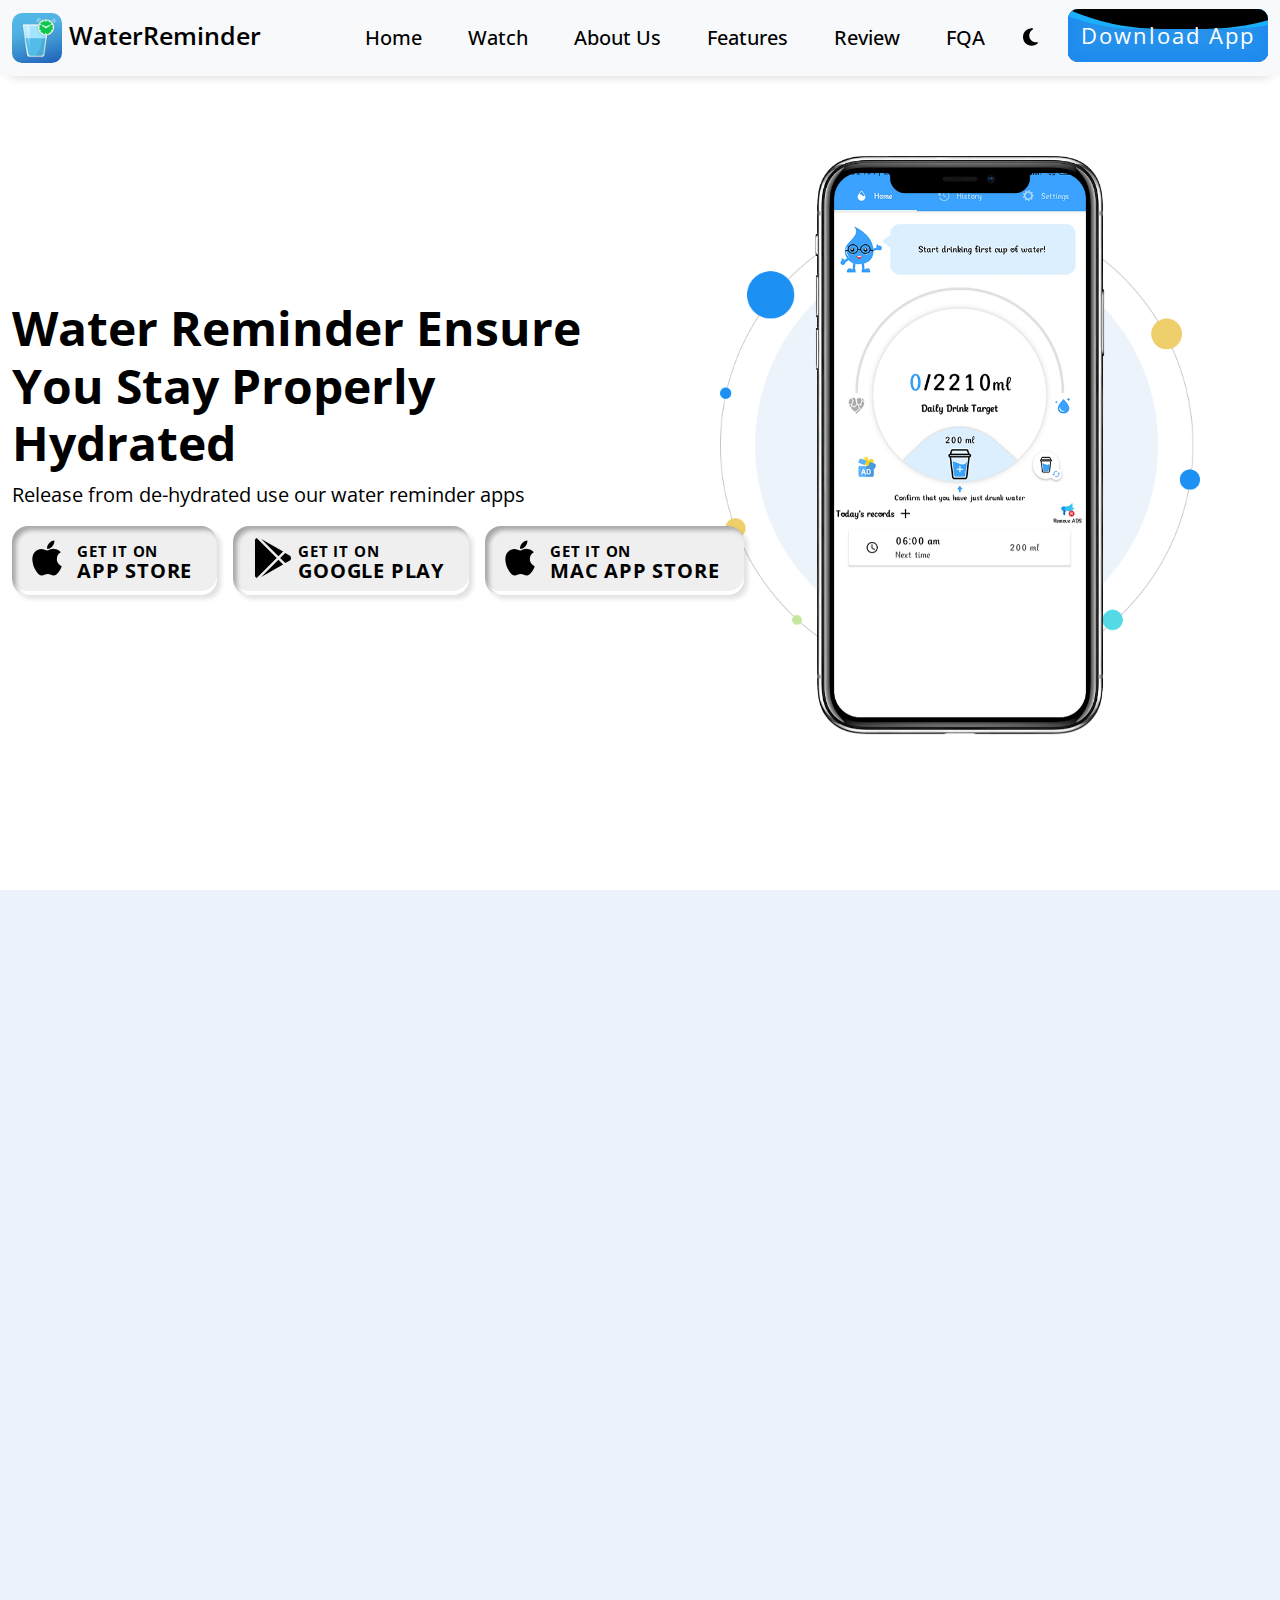
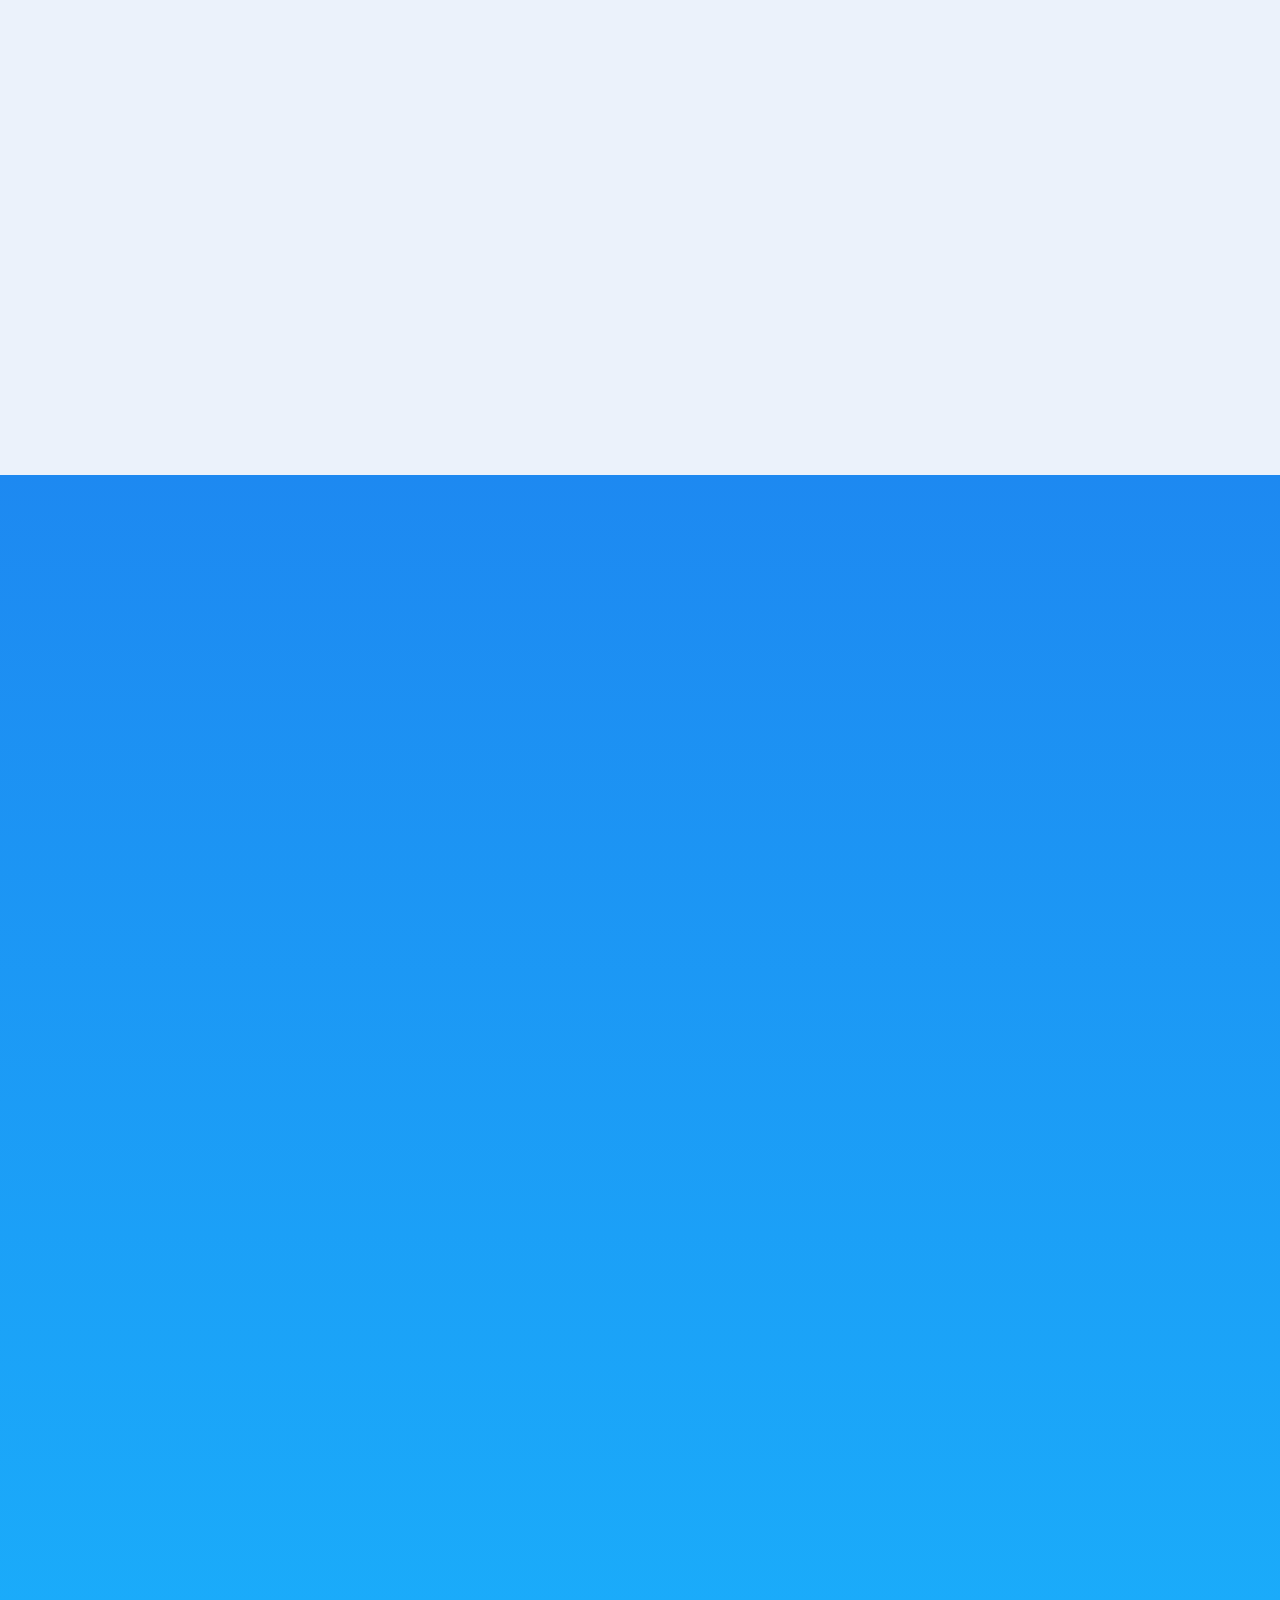
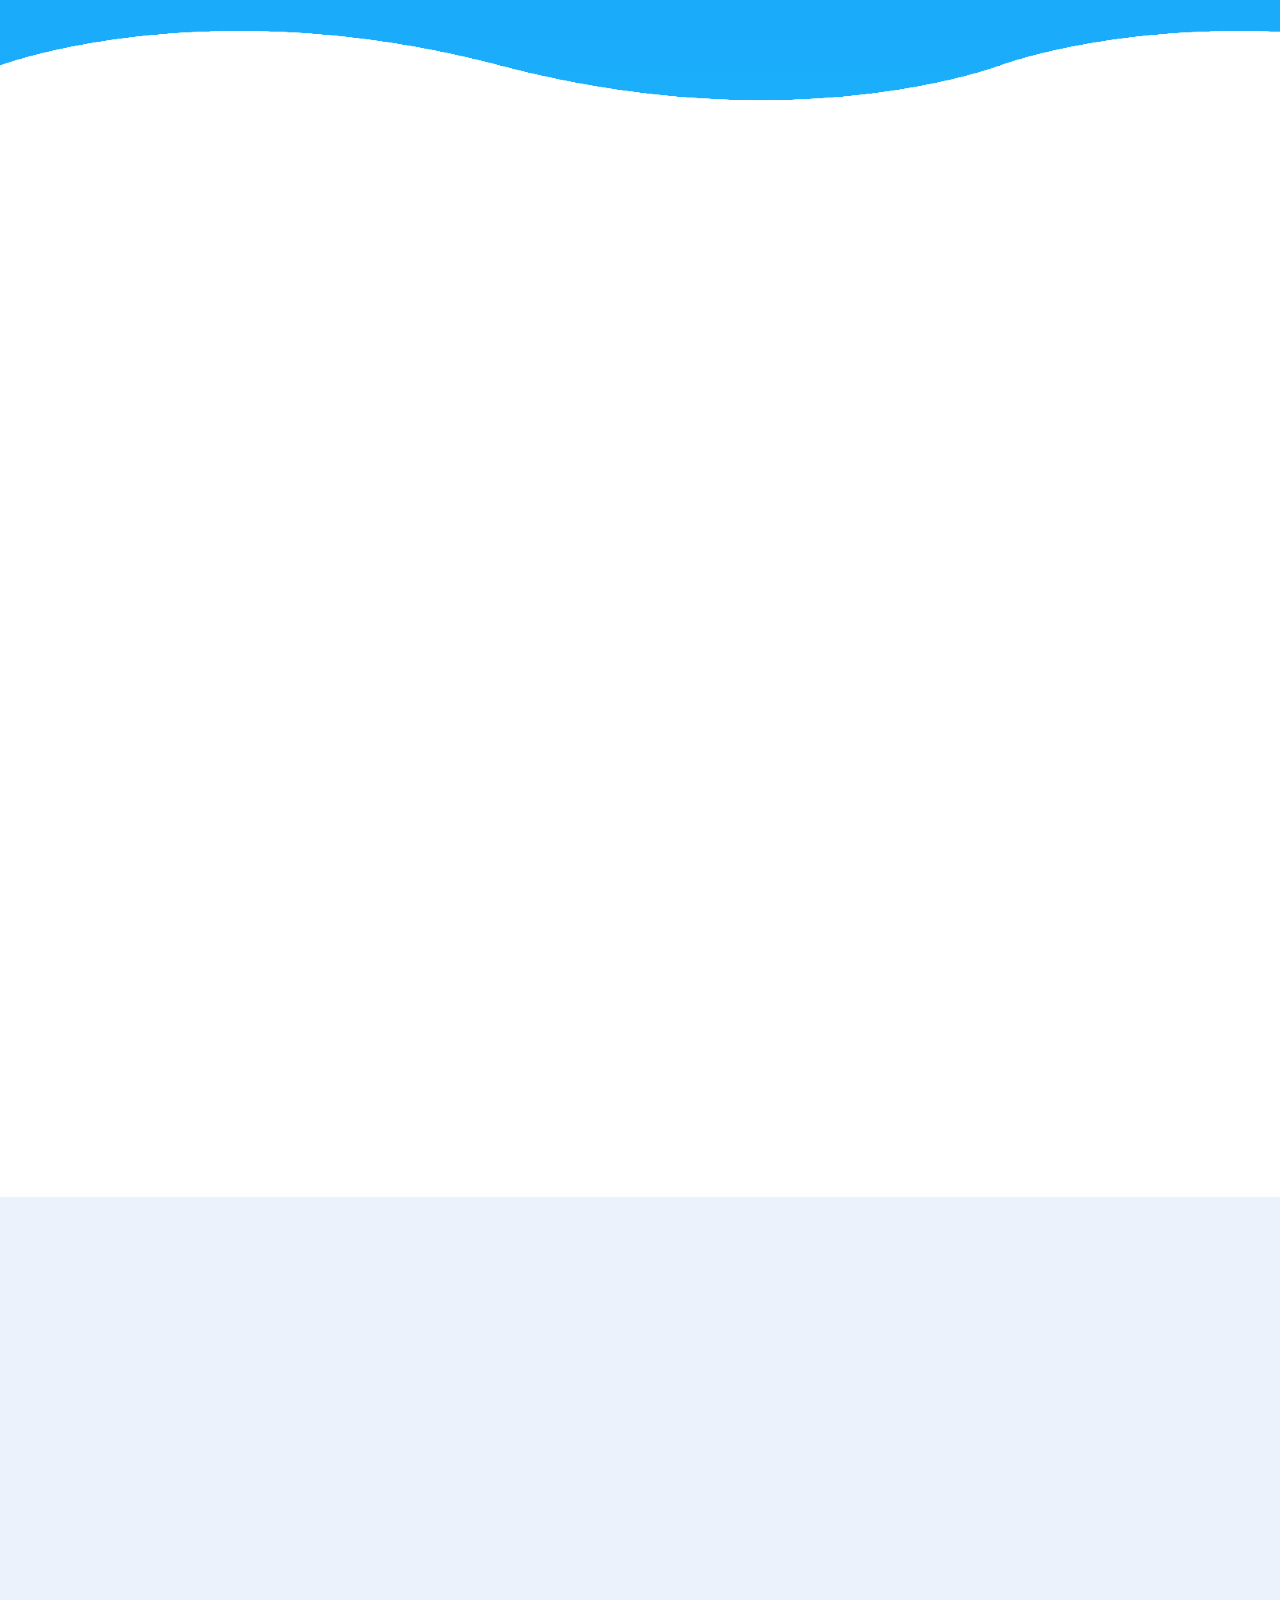
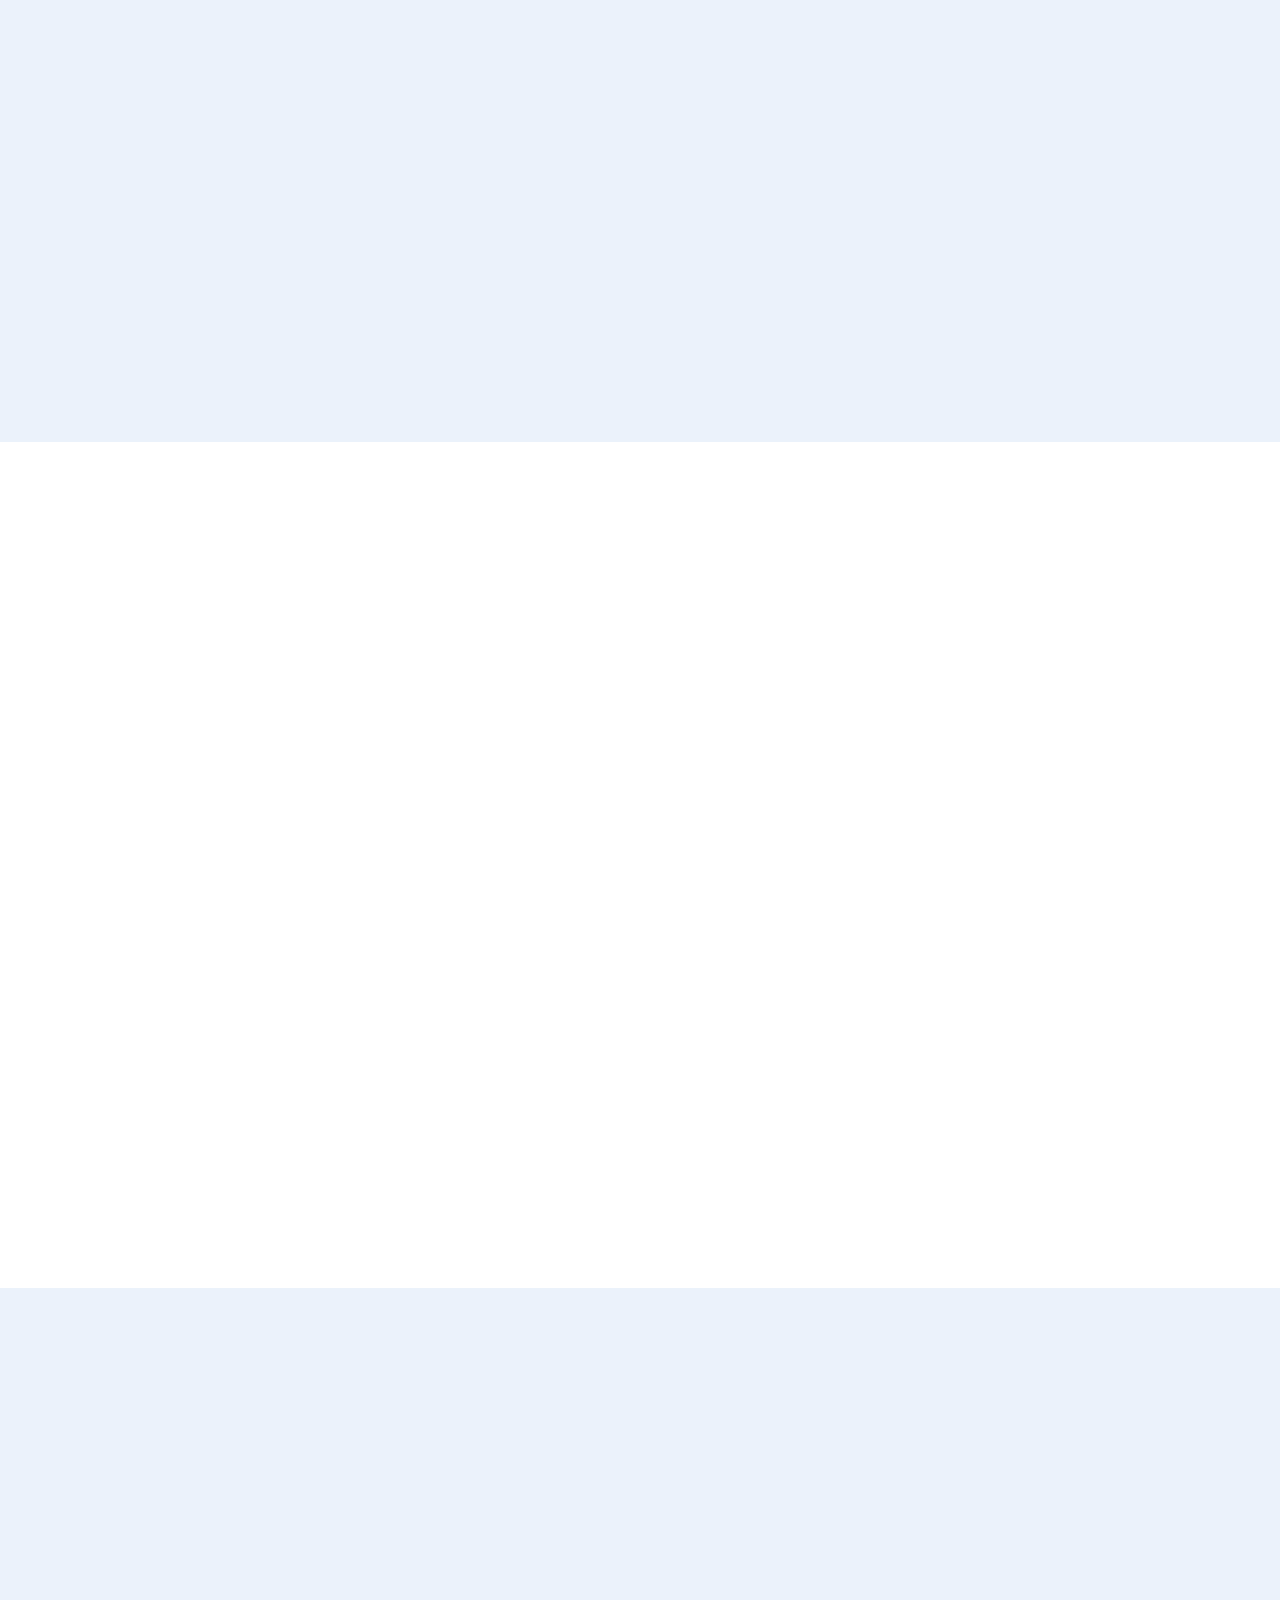
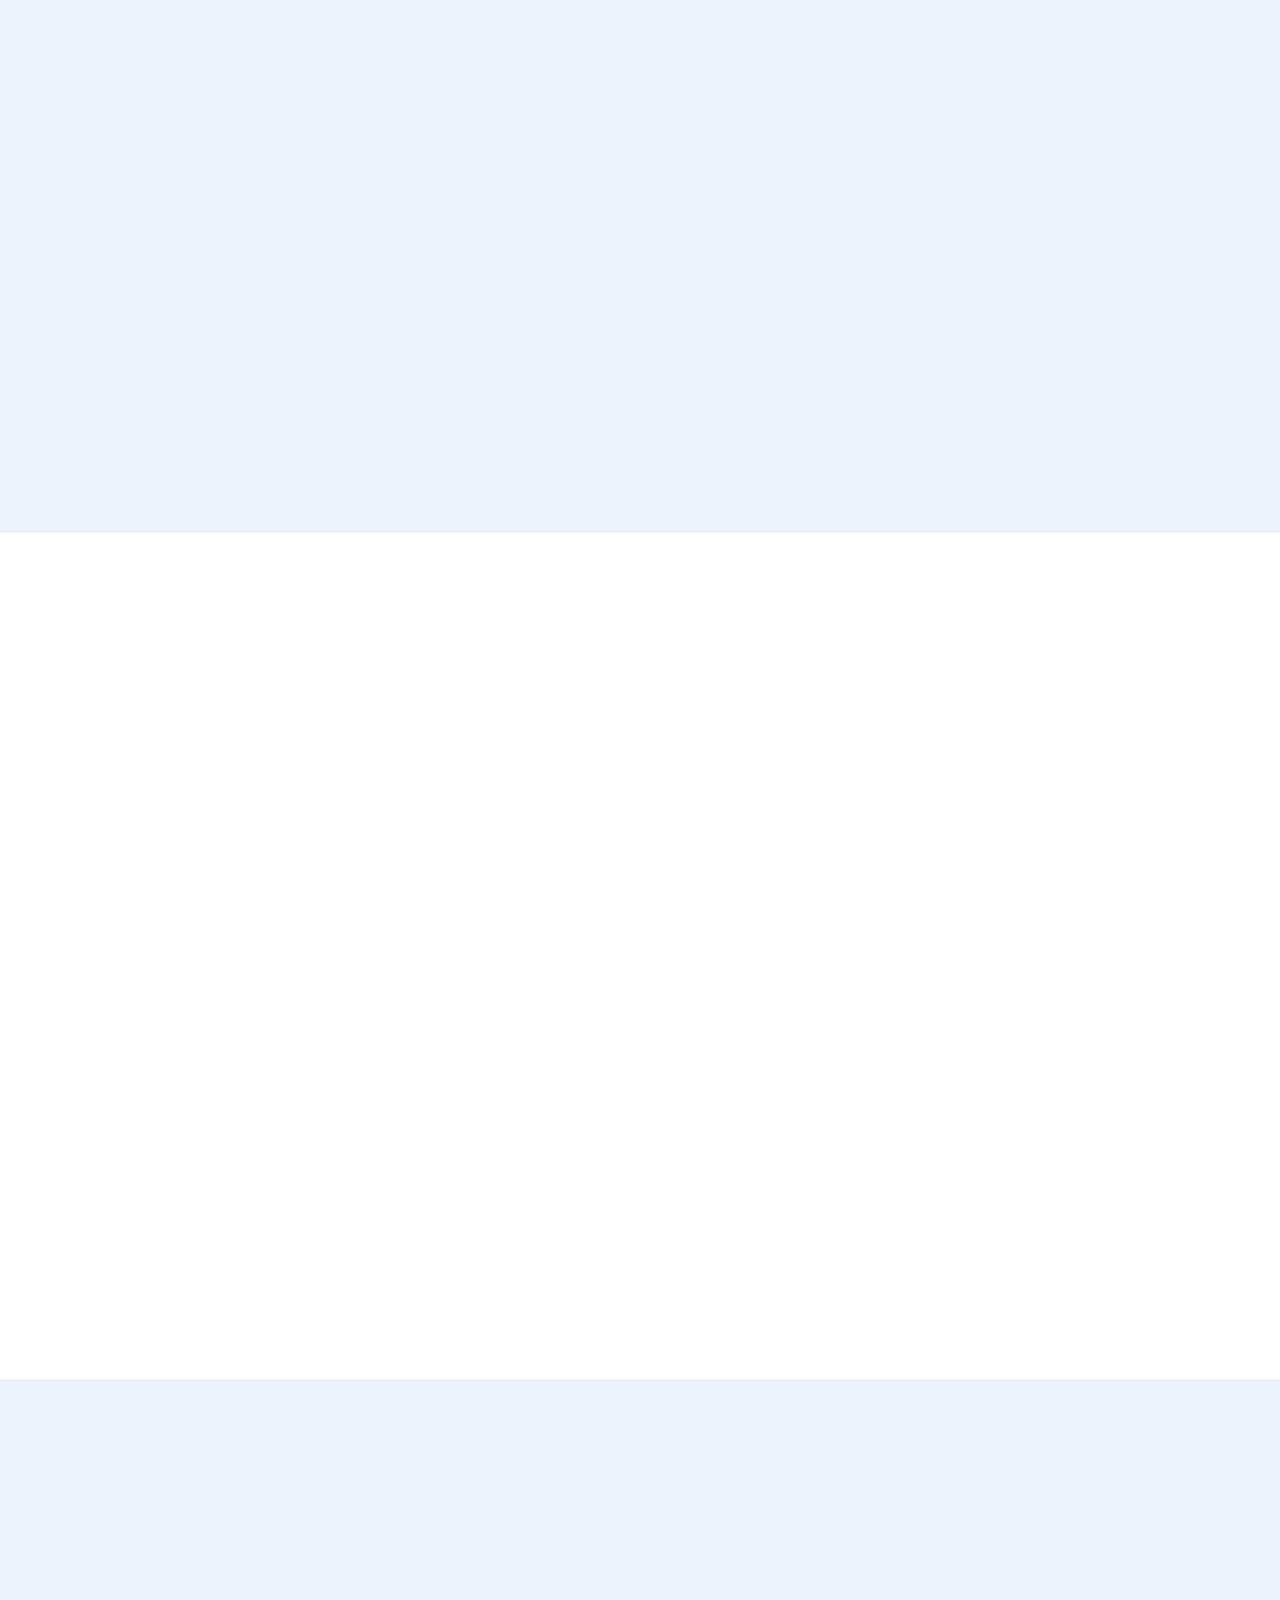
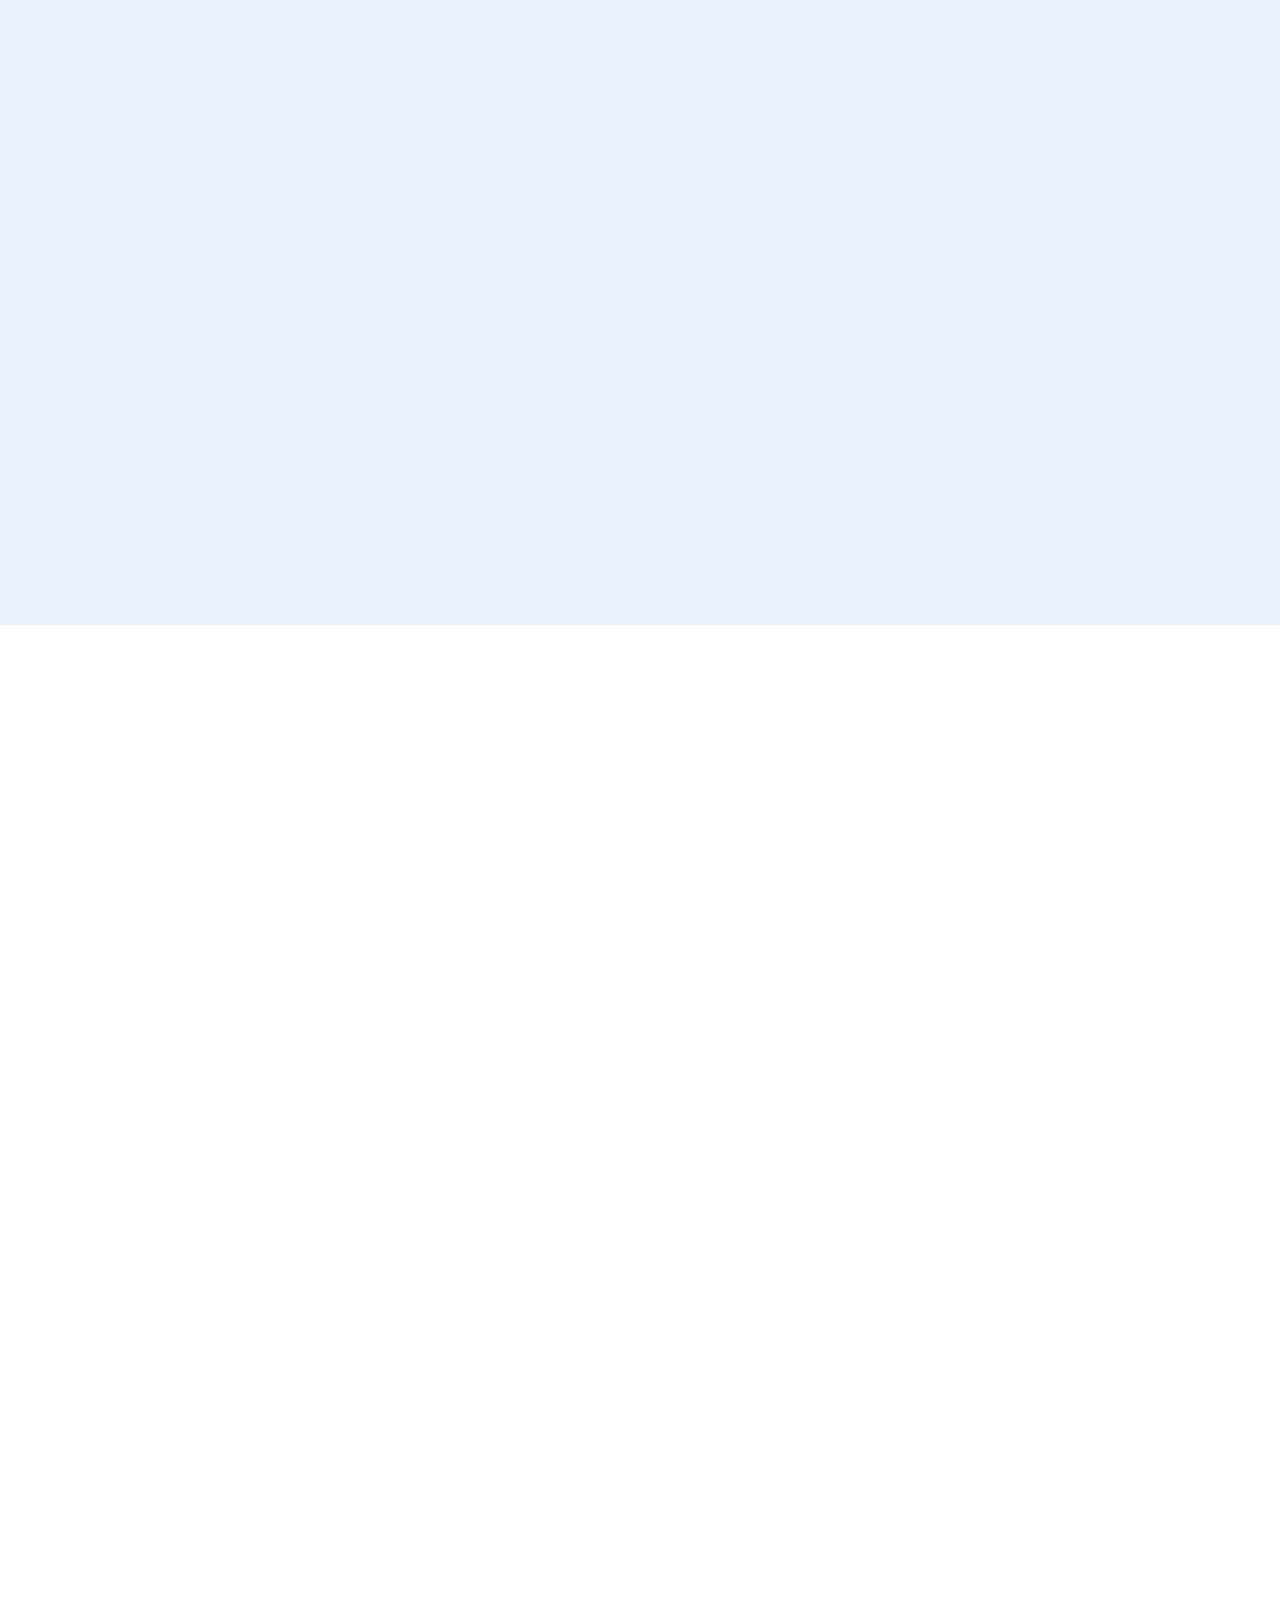
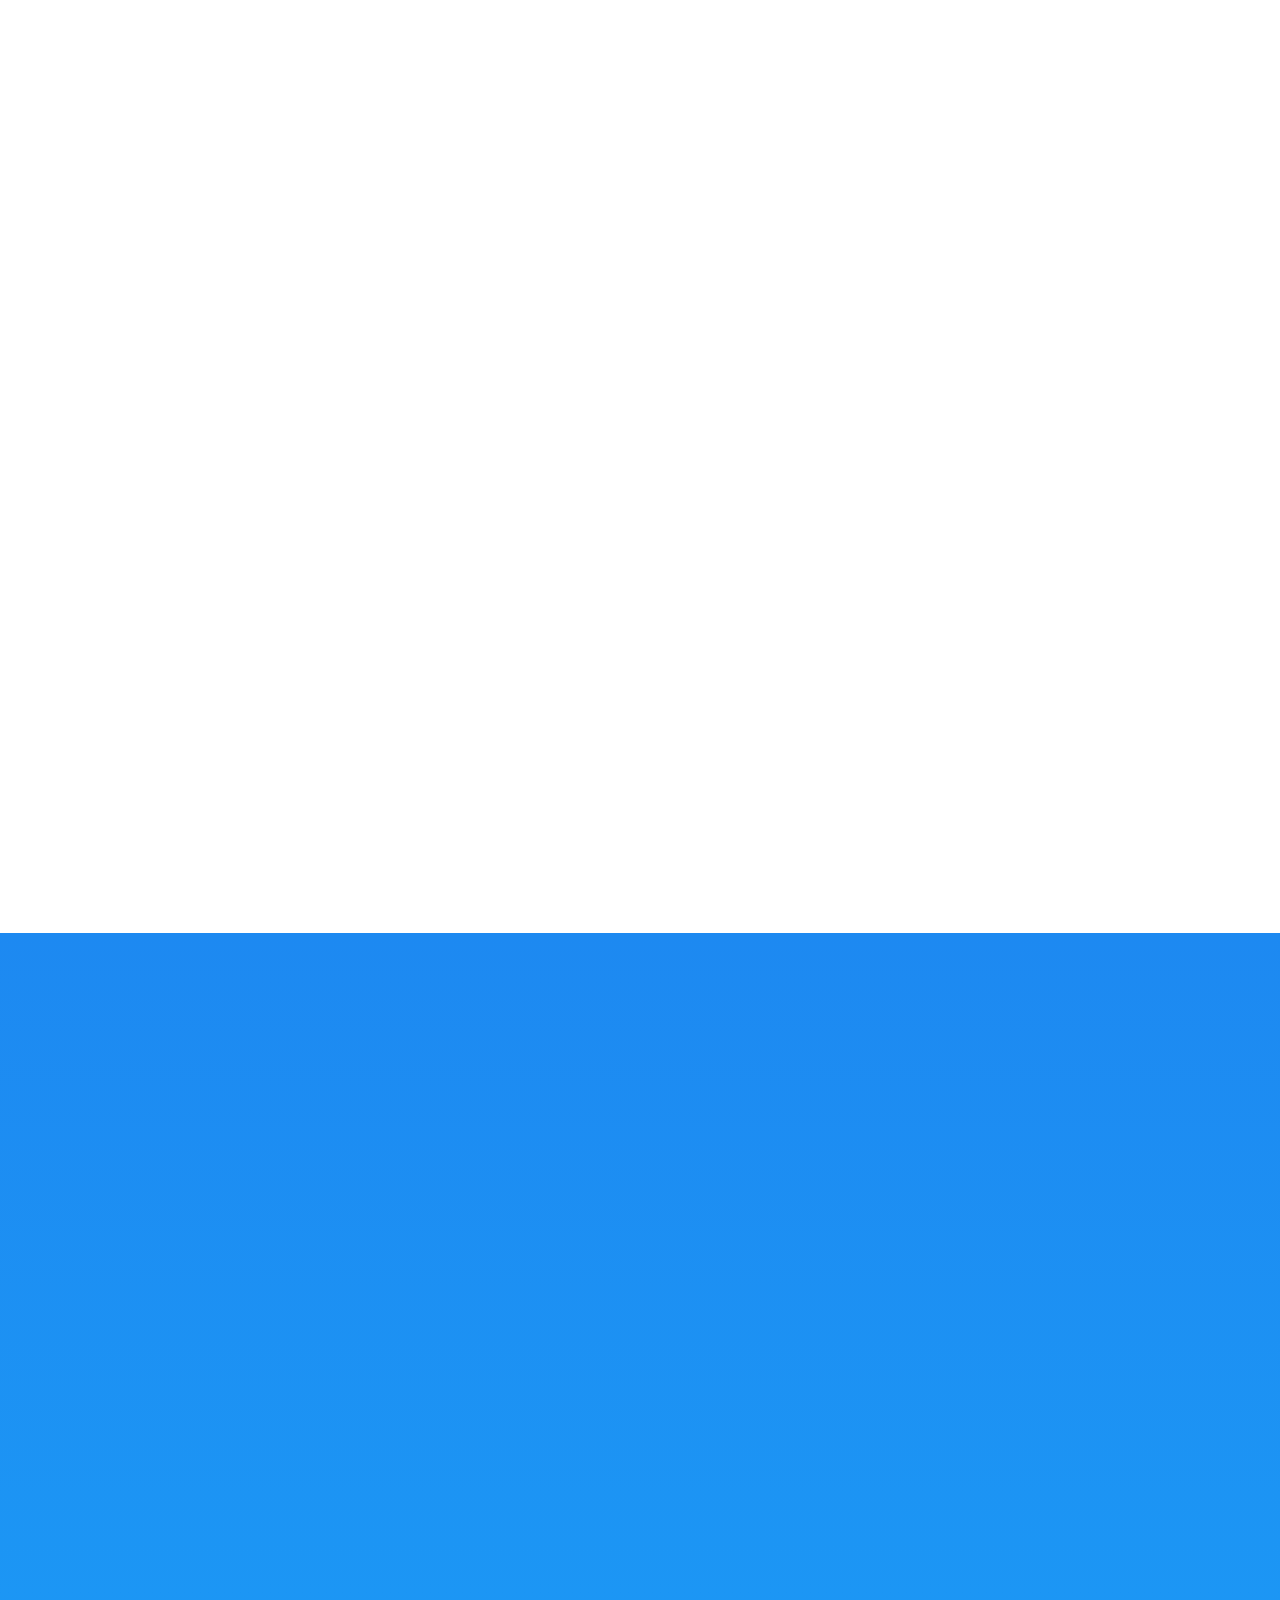
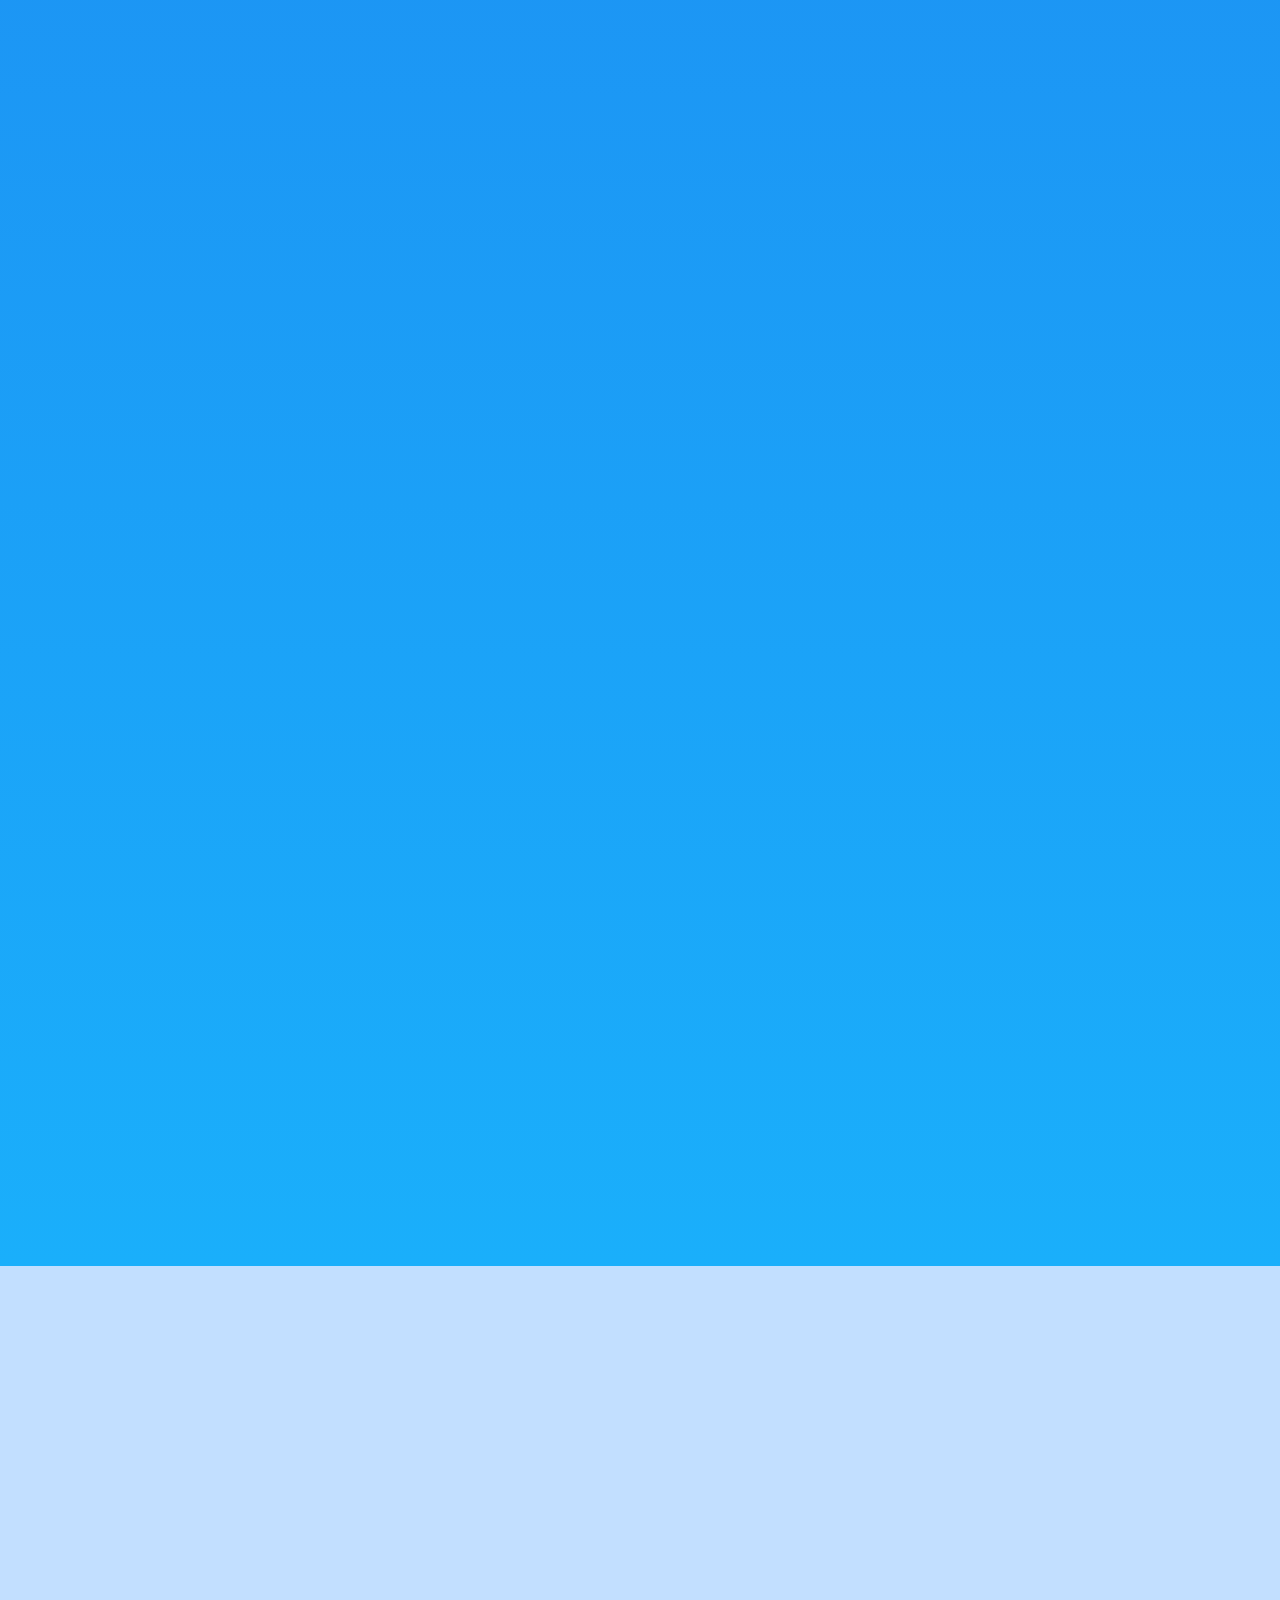
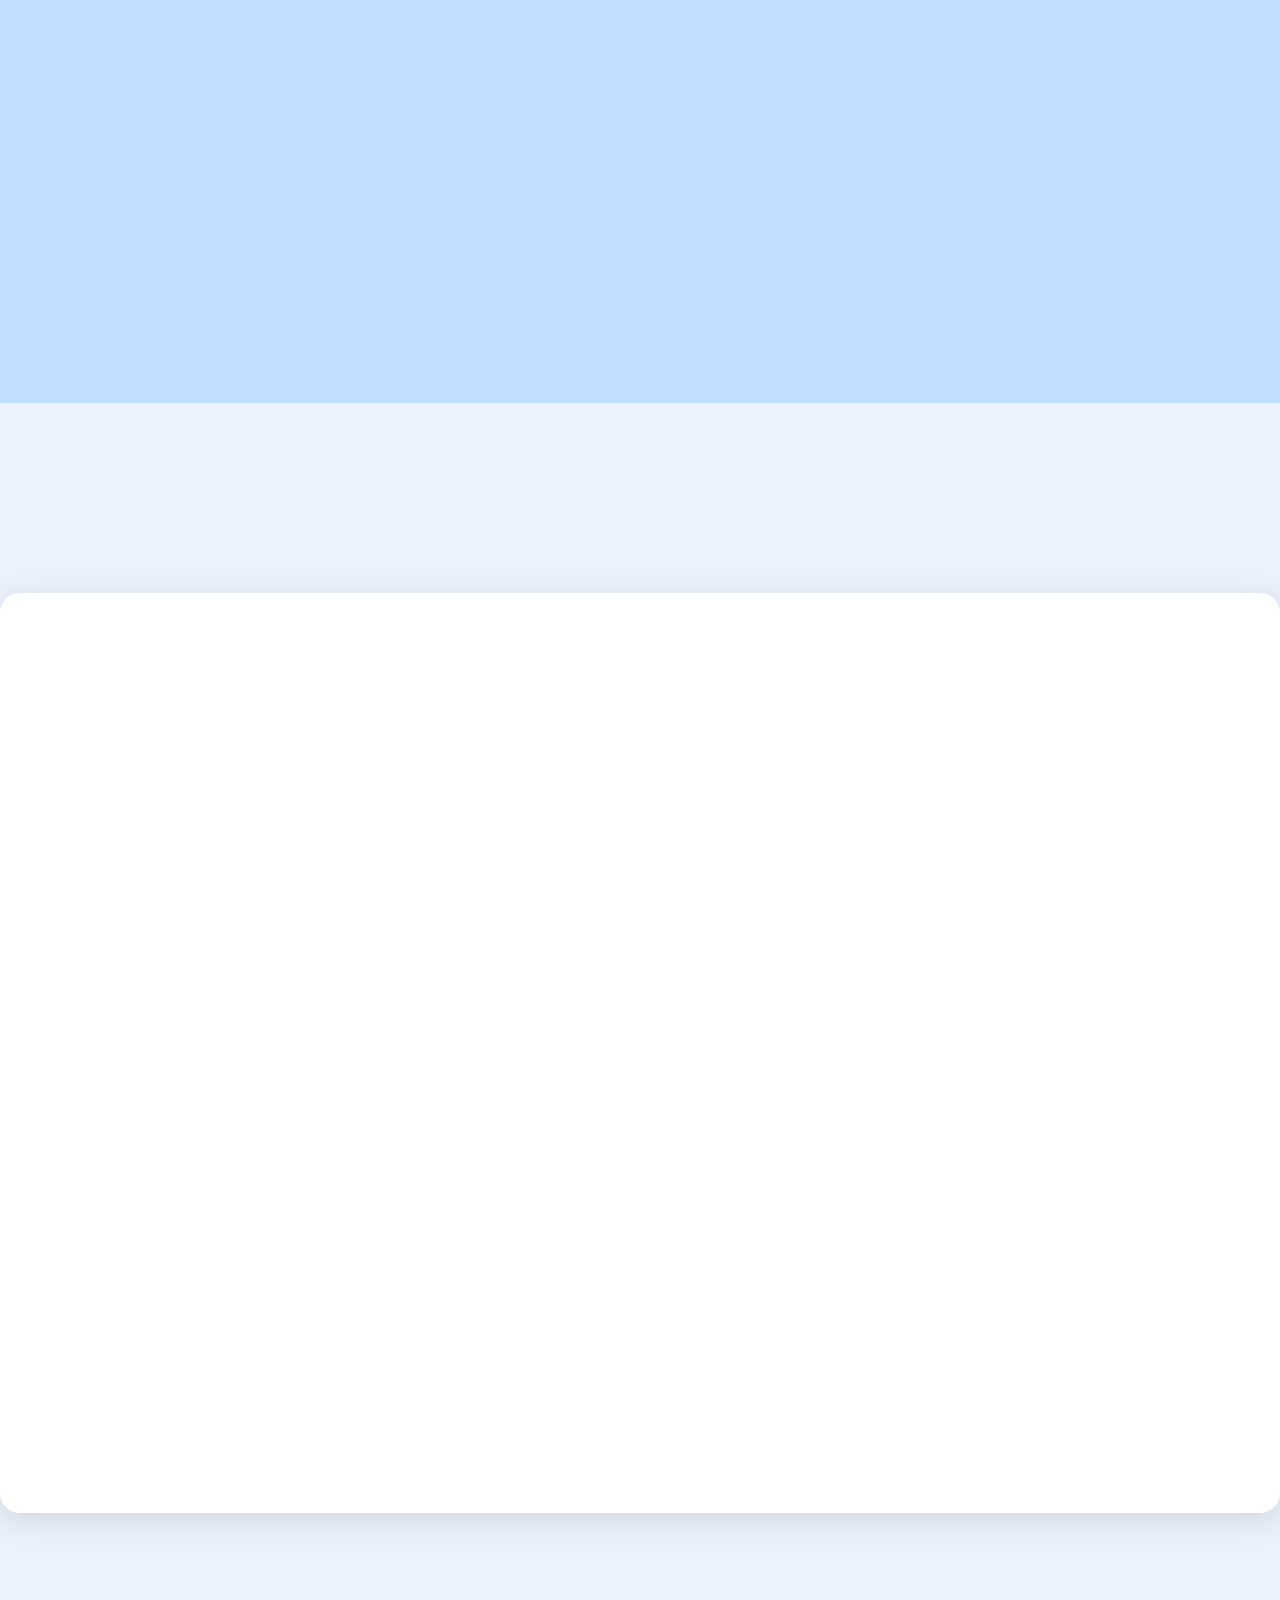
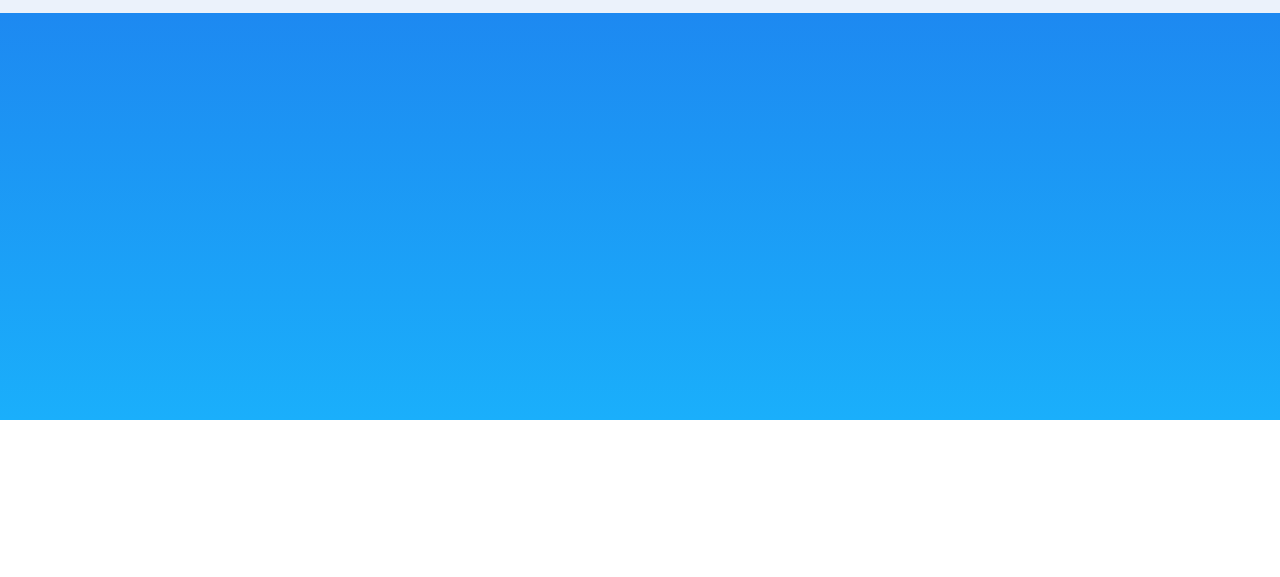
<file: index.html>
<!DOCTYPE html>
<html lang="en">
<head>
    <meta charset="UTF-8">
    <meta name="viewport" content="width=device-width, initial-scale=1.0">
    <link rel="icon" type="image/x-icon" href="images/logo.webp">
    <title>Water Reminder-Get reminders to stay hydrated</title>

    <link rel="stylesheet" href="css/aos.css">
    <link rel="stylesheet" href="css/slick.css">
    <link rel="stylesheet" href="css/all.min.css">
    <link rel="stylesheet" href="css/bootstrap.min.css">
    <link rel="stylesheet" href="css/keyfreme.css">
    <link rel="stylesheet" href="css/button.css">
    <link rel="stylesheet" href="css/style.css">
    <link rel="stylesheet" href="css/responsive.css">
</head>
<body>
    <!------------------------------- Navbar Start -------------------------------- -->
    <section id="navbar" data-aos="fade-up">
        <nav class="navbar navbar-expand-lg bg-body-tertiary">
          <div class="container">
            <a class="navbar-brand logo" href="#">
              <img src="images/logo.webp" alt="logo"> WaterReminder
              </a>
            <button class="navbar-toggler" type="button" data-bs-toggle="collapse" data-bs-target="#navbarSupportedContent" aria-controls="navbarSupportedContent" aria-expanded="false" aria-label="Toggle navigation">
                <input type="checkbox" id="checkbox">
                <label for="checkbox" class="toggle">
                  <div class="bar bar--top"></div>
                  <div class="bar bar--middle"></div>
                  <div class="bar bar--bottom"></div>
                </label>                
            </button>
            <div class="collapse navbar-collapse" id="navbarSupportedContent">
              <ul class="navbar-nav ms-auto mb-2 mb-lg-0 align-items-center">
                <li class="nav-item">
                  <a class="nav-link menu" href="#">Home</a>
                </li>
                <li class="nav-item">
                  <a class="nav-link menu" href="#watch">Watch</a>
                </li>
                <li class="nav-item">
                  <a class="nav-link menu" href="#about_us">About us</a>
                </li>
                <li class="nav-item">
                  <a class="nav-link menu" href="#features">Features</a>
                </li>
                <li class="nav-item">
                  <a class="nav-link menu" href="#review">Review</a>
                </li>
                <li class="nav-item">
                  <a class="nav-link menu" href="#fqa">FQA</a>
                </li>
                <li class="nav-item" id="night">
                  <i class="fa-solid fa-moon"></i>
                </li>
                <li class="nav-item">
                  <a href="https://play.google.com/store/apps/details?id=com.remind.drink.water.hourly&hl=en_US" target="_blank" class="download_button">
                    <span class="liquid"></span>  
                    <span class="btn-txt">Download App</span>
                  </a>
                </li>
              </ul>
            </div>
          </div>
        </nav>
      </section>
    <!------------------------------- Navbar end ---------------------------------- -->





    <!-- -------------------------- Hero Start --------------------------------------- -->
    <section id="hero">
        <div class="container">
          <div class="row">
            <div class="col-12 col-lg-6 col-md-12 col-sm-12 mt-auto mb-auto hero-text" data-aos="fade-right">
              <div class="hero_text text-left">
                <h1>water reminder ensure you stay properly hydrated</h1>
                <p>Release from de-hydrated use our water reminder apps</p>
               
  
                <div class="d-flex hero-btn gap-3">
                  <a href="https://apps.apple.com/us/app/drink-water-reminder/id1505774276" target="_blank">
                    <button class="banner_button">
                    <i class="fa-brands fa-apple"></i>
                    <span>GET IT ON</span>
                    <span>App Store</span>
                  </button></a>
                  <a href="https://play.google.com/store/apps/details?id=com.remind.drink.water.hourly&hl=en&gl=US" target="_blank"><button class="banner_button">
                    <i class="fa-brands fa-google-play"></i>
                    <span>GET IT ON</span>
                    <span>Google Play</span>
                  </button></a>
                  <a href="https://apps.apple.com/us/app/drink-water-reminder/id1505774276" target="_blank"><button class="banner_button">
                    <i class="fa-brands fa-apple"></i>
                    <span>GET IT ON</span>
                    <span>Mac App Store</span>
                  </button></a>
                </div>


              </div>
            </div>
            <div class="col-12 col-lg-5 col-md-12 col-sm-12 offset-lg-1 hero-baner d-flex justify-content-center m-auto align-items-center text-center" data-aos="fade-left">
              <div class="hero_baner_img m-auto">
                <img class="himg" src="images/gool.png" alt="hero">
                <div class="bg-circle">
                  <img src="images/hero-o.png" alt="hbg">
                </div>
              </div>
            </div>
          </div>
        </div>
      </section>
    <!-- -------------------------- Hero end --------------------------------------- -->


    <!-- -------------------------- Hero down start --------------------------------------- -->

    <section id="hero_down">
      <div class="container">
        <div class="hero_down_text text-center" data-aos="fade-down">
          <h2>
            The all-around water tracker app that helps you stay hydrated all
            day, every day!
          </h2>
        </div>
        <div class="row hero_down_img">
          <div class="col-lg-4 text-center" data-aos="fade-right">
            <img src="images/hd.png" alt="hd">
          </div>
          <div class="col-lg-4 text-center" data-aos="zoom-in">
            <img src="images/gender.png" alt="gender">
          </div>
          <div class="col-lg-4 text-center" data-aos="fade-left">
            <img src="images/hd2.png" alt="hd2">
          </div>
        </div>
      </div>
    </section>
    <!-- -------------------------- Hero down end --------------------------------------- -->


    <!-- -------------------------- Watch Start --------------------------------------- -->
    <section id="watch" class="watch">
      <div class="wave wave-1"></div>
      <div class="wave wave-2"></div>
      <div class="wave wave-3"></div>
      <div class="wave wave-4"></div>

      <div class="container">
        <div class="watch_text text-center m-auto" data-aos="fade-down">
          <h2>
            You connect this app to your smart watch and get notifications when
            it's time to drink water
          </h2>
          <p>
            You don't even need to take your phone out of your pocket to use
            WaterReminder to help you stay hydrated. You can log drinks directly
            from your wrist, receive reminders for when you need to hydrate, get
            water intake on smart watch now.

            <span
              >You can also see your achievements and two-week hydration
              history, plus you can customize the Home Screen layouts and choose
              from a range of complications, helping to keep you motivated while
              you track water!</span
            >
          </p>
        </div>
        <div class="row">
          <div class=" col-12 col-sm-12 col-md-4 col-lg-4  d-flex justify-content-center align-items-center" data-aos="fade-right">
            <div class="circle">
              <img src="images/watch1.png" alt="watch" class="w1">
            </div>
          </div>
          <div class="col-12 col-sm-12 col-md-4 col-lg-4 d-flex justify-content-center align-items-center" data-aos="zoom-in">
            <div class="circle">
              <img src="images/watch3.png" alt="watch" class="w1">
            </div>
          </div>
          <div class="col-12 col-sm-12 col-md-4 col-lg-4 d-flex justify-content-center align-items-center" data-aos="fade-left">
            <div class="circle">
              <img src="images/watch4.png" alt="watch" class="w1">
              
            </div>
          </div>
      </div>
    </section>

    <!-- -------------------------- Watch end --------------------------------------- -->

    <!-- -------------------------- About Start --------------------------------------- -->
    <section id="about_us">
      <div class="container">
        <div class="row">
          <div class="col-12 col-sm-12 col-md-12 col-lg-12" data-aos="fade-up">
            <div class="about-text">
              <h2 class="text-center">About Our Apps</h2>
              <p class="text-center m-auto">
                Reminds you to drink water, a great application that take care
                of your health. Let drink water remind you to drink water if you
                always forget it. The best healthcare application for you. And
                it's totally free. If you're too busy to remember having to
                drink enough and regularly, don't worry, there's "drink water"
                to help you solve that problem.
              </p>
            </div>
          </div>
        </div>
      </div>
      <div class="about-1">
        <div class="container">
          <div class="row">
            <div
              class="col-12 col-sm-12 col-md-6 col-lg-6 d-flex justify-content-center align-items-center text-center" data-aos="fade-right"
              >
              <div class="about1-text">
                <a
                  href=""
                  class="d-flex justify-content-center align-items-center m-auto"
                  ><i class="fa-solid fa-glass-water"></i
                ></a>
                <h2>Reach your daily hytration goal</h2>
                <p class="m-auto">
                  To balance your hydration, make sure to drink an adequate
                  amount of water throughout the day and incorporate hydrating
                  foods like fruits and vegetables into your diet.
                </p>
              </div>
            </div>
            <div class="col-12 col-sm-12 col-md-6 col-lg-6 d-flex justify-content-center align-content-center text-center img" data-aos="fade-left">
              <img src="images/gool.png" alt="hydroite">
            </div>
          </div>
        </div>
      </div>
      <div class="about-2">
        <div class="container">
          <div class="row">
            <div class="col-12 col-sm-12 col-md-6 col-lg-6 d-flex justify-content-center align-content-center text-center img" data-aos="fade-right">
              <img src="images/schudele.png" alt="hydroite">
            </div>
            <div
              class="col-12 col-sm-12 col-md-6 col-lg-6 d-flex justify-content-center align-items-center text-center" data-aos="fade-left"
            >
              <div class="about2-text">
                <a
                  href=""
                  class="d-flex justify-content-center align-items-center m-auto"
                  ><i class="fa-solid fa-clipboard-list"></i
                ></a>
                <h2>daily schedule your drink water</h2>
                <p class="m-auto">
                  Start your day by drinking a glass of water to rehydrate your body after a night's sleep.
                  It's important to stay hydrated, so make sure to incorporate regular water breaks into your daily schedule.
                </p>
              </div>
            </div>
          </div>
        </div>
      </div>
      <div class="about-3">
        <div class="container">
          <div class="row">
            <div
              class="col-12 col-sm-12 col-md-6 col-lg-6 d-flex justify-content-center align-items-center text-center" data-aos="fade-right"
            >
              <div class="about1-text">
                <a
                  href=""
                  class="d-flex justify-content-center align-items-center m-auto"
                  ><i class="fa-solid fa-bell"></i
                ></a>
                <h2>remind you to drink water on time</h2>
                <p class="m-auto">
                  I've set a recurring reminder on my phone to ensure I stay hydrated by drinking water at regular intervals throughout the day
                </p>
              </div>
            </div>
            <div class="col-12 col-sm-12 col-md-6 col-lg-6 d-flex justify-content-center align-content-center text-center img" data-aos="fade-left">
              <img src="images/REMIND.png" alt="hydroite">
            </div>
          </div>
        </div>
      </div>
      <div class="about-4">
        <div class="container">
          <div class="row">
            <div class="col-12 col-sm-12 col-md-6 col-lg-6 d-flex justify-content-center align-content-center text-center img" data-aos="fade-right">
              <img src="images/esay.png" alt="hydroite">
            </div>
            <div
              class="col-12 col-sm-12 col-md-6 col-lg-6 d-flex justify-content-center align-items-center text-center" data-aos="fade-left">
              <div class="about2-text">
                <a
                  href=""
                  class="d-flex justify-content-center align-items-center m-auto"
                  ><i class="fa-regular fa-heart"></i
                ></a>
                <h2>Easy to use</h2>
                <p class="m-auto">
                  The water reminder app is incredibly user-friendly, with a simple interface that makes it easy to use for people of all ages and tech backgrounds.
                </p>
              </div>
            </div>
          </div>
        </div>
      </div>
      <div class="about-5">
        <div class="container">
          <div class="row">
            <div
              class="col-12 col-sm-12 col-md-6 col-lg-6 d-flex justify-content-center align-items-center text-center" data-aos="fade-right">
              <div class="about1-text">
                <a
                  href=""
                  class="d-flex justify-content-center align-items-center m-auto"
                  ><i class="fa-solid fa-chart-simple"></i
                ></a>
                <h2>track your progress using charts and stats</h2>
                <p class="m-auto">
                  Water reminder apps not only help you stay hydrated but also enable you to track your progress using charts and stats.
                </p>
              </div>
            </div>
            <div class="col-12 col-sm-12 col-md-6 col-lg-6 d-flex justify-content-center align-content-center text-center img" data-aos="fade-left">
              <img src="images/chart.png" alt="hydroite">
            </div>
          </div>
        </div>
      </div>
      <div class="about-6">
        <div class="container">
          <div class="row">
            <div class="col-12 col-sm-12 col-md-6 col-lg-6 d-flex justify-content-center align-content-center text-center img" data-aos="fade-right">
              <img src="images/cup.png" alt="hydroite">
            </div>
            <div
              class="col-12 col-sm-12 col-md-6 col-lg-6 d-flex justify-content-center align-items-center text-center" data-aos="fade-left">
              <div class="about2-text">
                <a
                  href=""
                  class="d-flex justify-content-center align-items-center m-auto"
                  ><i class="fa-solid fa-mug-hot"></i
                ></a>
                <h2>customize your cups and flex</h2>
                <p class="m-auto">
                  You can customize your cups and flex the settings in the app to tailor your water intake goals to your specific needs and preferences.
                </p>
              </div>
            </div>
          </div>
        </div>
      </div>
      <div class="about-7">
        <div class="container">
          <div class="row">
            <div
              class="col-12 col-sm-12 col-md-6 col-lg-6 d-flex justify-content-center align-items-center text-center" data-aos="fade-right">
              <div class="about1-text">
                <a
                  href=""
                  class="d-flex justify-content-center align-items-center m-auto"
                  ><i class="fa-solid fa-exclamation"></i></a>
                <h2>use notification for your drinking time</h2>
                <p class="m-auto">
                  Water Reminder app uses notifications to alert you when it's time to take a drink, helping you stay on track with your hydration goals.
                </p>
              </div>
            </div>
            <div class="col-12 col-sm-12 col-md-6 col-lg-6 d-flex justify-content-center align-content-center text-center img" data-aos="fade-left">
              <img src="images/noti.png" alt="hydroite">
            </div>
          </div>
        </div>
      </div>
    </section>
    <!-- -------------------------- About end --------------------------------------- -->


    <!-- -------------------------- One Apps all divce start --------------------------------------- -->
    <section id="one_apps">
      <div class="container">
        <div class="all_device text-center" data-aos="zoom-in">
          <h2>One App, All Devices</h2>
          <p>
            WaterMinder is a universal iOS app, so it will synchronize and work
            across all your Apple devices.
          </p>
        </div>
        <div class="all_img text-center">
          <div class="mac" data-aos="zoom-in">
            <img src="images/mac.png" alt="mac">
          </div>
          <div class="iphone" data-aos="fade-right">
            <img src="images/phone.png" alt="mac">
          </div>
          <div class="smart" data-aos="fade-right">
            <img src="images/watch.png" alt="mac">
          </div>
          <div class="tab" data-aos="fade-left">
            <img src="images/tab.png" alt="mac" >
          </div>
        </div>
      </div>
    </section>

    <div class="about-download">

      
      <div class="container">
        <div class="download_all text-center" data-aos="fade-down">
          <h2>Download NOW and start feeling better!</h2>
          <div class="footer-image" data-aos="zoom-in">
            <div class="d-flex justify-content-center align-content-center mt-5 hero-btn gap-3">
              <a href="https://apps.apple.com/us/app/drink-water-reminder/id1505774276" target="_blank">
                <button class="banner_button">
                <i class="fa-brands fa-apple"></i>
                <span>GET IT ON</span>
                <span>App Store</span>
              </button></a>
              <a href="https://play.google.com/store/apps/details?id=com.remind.drink.water.hourly&hl=en&gl=US" target="_blank"><button class="banner_button">
                <i class="fa-brands fa-google-play"></i>
                <span>GET IT ON</span>
                <span>Google Play</span>
              </button></a>
              <a href="https://apps.apple.com/us/app/drink-water-reminder/id1505774276" target="_blank"><button class="banner_button">
                <i class="fa-brands fa-apple"></i>
                <span>GET IT ON</span>
                <span>Mac App Store</span>
              </button></a>
            </div>
          </div>
        </div>
      </div>
    </div>
    <!-- -------------------------- One Apps all divce end --------------------------------------- -->

    <!-- -------------------------- Features start --------------------------------------- -->

    <section id="features">
      <div class="container">
        <div class="features-text text-center" data-aos="zoom-in">
          <h1>WaterReminder App is Packed With Features</h1>
          <p>
            Explore WaterReminder's other great features that will help you meet
            your daily hydration goal,<span>The best water tracker app!</span>
          </p>
        </div>

        <div class="row d-flex justify-content-center align-items-center text-center">
          <div class="col-12 col-sm-12 col-md-12 col-lg-4 d-flex justify-content-center align-items-center text-center" data-aos="fade-right">
            <div>
              <div class="features-item">
                <div class="features-item-title">
                  <img src="images/theme-4x.png" alt="theme" class="image-icon">
                  <h2>Light and Dark modes</h2>
                </div>
                <div class="img">
                  <img src="images/night.png" alt="night">
                </div>
              </div>
            </div>
          </div>

          <div class="col-12 col-sm-12 col-md-12 col-lg-4 d-flex justify-content-center align-content-center text-center" data-aos="fade-down">
            <div>
              <div class="features-item-one">
                <div class="features-item-title">
                  <img src="images/widgets-4x.png" alt="widget" class="image-icon">
                  <h2>Hydration Widgets</h2>
                </div>
                <div class="features-item-title-img">
                  <img src="images/2-14.png" alt="img" >
                </div>
              </div>
  
              <div class="features-item-two">
                <div class="features-item-title">
                  <img src="images/siri-4x.png" alt="siri" class="image-icon">
                  <h2>Siri Shortcuts</h2>
                </div>
                <div class="features-item-title-img">
                  <img src="images/alart.png" alt="img">
                </div>
              </div>
            </div>
          </div>

          <div class="col-12 col-sm-12 col-md-12 col-lg-4 d-flex justify-content-center align-items-center text-center" data-aos="fade-left">
            <div>
              <div class="features-item">
                <div class="features-item-title">
                  <img src="images/heart-4x.png" alt="heart" class="image-icon">
                  <h2>HealthKit Integration</h2>
                </div>
                <div class="img flaw">
                  <img src="images/seto.png" alt="img">
                  <div class="over">
                    <img src="images/4-2 (1).png" alt="over">
                  </div>
                </div>
              </div>
            </div>
          </div>

          <div class="col-12 col-sm-12 col-md-12 col-lg-4 d-flex justify-content-center align-items-center text-center" data-aos="fade-right">
            <div>
              <div class="features-item">
                <div class="features-item-title">
                  <img src="images/Bluethem-4x.png" alt="bluthem" class="image-icon">
                  <h2>Light theme</h2>
                </div>
                <div class="img">
                  <img src="images/gool.png" alt="bleu">
                </div>
              </div>
            </div>
          </div>

          <div class="col-12 col-sm-12 col-md-12 col-lg-4 d-flex justify-content-center align-items-center text-center" data-aos="fade-up">
            <div>
              <div class="features-item">
                <div class="features-item-title">
                  <img
                    src="images/colorful characters-4x.png"
                    alt=""
                    class="image-icon"
                  />
                  <h2>Select Gender</h2>
                </div>
                <div class="img">
                  <img src="images/gender.png" alt="car">
                </div>
              </div>
            </div>
          </div>

          <div class="col-12 col-sm-12 col-md-12 col-lg-4 d-flex justify-content-center align-items-center text-center" data-aos="fade-left">
            <div>
              <div class="features-item">
                <div class="features-item-title">
                  <i class="fa-solid fa-language"></i>
                  <h2>Multiple Language</h2>
                </div>
                <div class="img">
                  <img src="images/lang.png" alt="img">
                </div>
              </div>
            </div>
          </div>
        

          <div class="col-12 col-sm-12 col-md-12 col-lg-4 d-flex justify-content-center align-items-center text-center" data-aos="fade-right">
           <div>
            <div class="features-item">
              <div class="features-item-title">
                <img src="images/logs-4x.png" alt="img" class="image-icon">
                <h2>History Log</h2>
              </div>
              <div class="img">
                <img src="images/history.png" alt="img">
              </div>
            </div>
           </div>
          </div>

          <div class="col-12 col-sm-12 col-md-12 col-lg-4 d-flex justify-content-center align-items-center text-center" data-aos="zoom-in">
            <div>
              <div class="features-item-one">
                <div class="features-item-title">
                  <img src="images/watch-4x.png" alt="img" class="image-icon">
                  <h2>Water Complications</h2>
                </div>
                <div class="features-item-title-img">
                  <img src="images/6-14.png" alt="img">
                </div>
              </div>
  
              <div class="features-item-two">
                <div class="features-item-title">
                  <img src="images/streake-4x.png" alt="img" class="image-icon">
                  <h2>Hydration Streaks</h2>
                </div>
                <div class="features-item-title-img">
                  <img src="images/7-14.png" alt="img">
                </div>
              </div>
            </div>
          </div>

          <div class="col-12 col-sm-12 col-md-12 col-lg-4 d-flex justify-content-center align-items-center text-center" data-aos="fade-left">
           <div>
            <div class="features-item">
              <div class="features-item-title">
                <img
                  src="images/personalize-4x.png"
                  alt="img"
                  class="image-icon"
                >
                <h2>Full Personalizatio</h2>
              </div>
              <div class="img">
                <img src="images/parsonalize.png" alt="img">
              </div>
            </div>
           </div>
          </div>
      </div>

      </div>
    </section>
    <!-- -------------------------- Features end --------------------------------------- -->


    <!-- -------------------------- Review start --------------------------------------- -->
    <section id="review">
      <div class="container">
        <div class="review-text text-center" data-aos="zoom-in">
          <h2>User Reviews</h2>
          <p>Don't just take our word for it – read what users have to say about the WaterReminder app</p> 
        </div>

        <div class="my-slider" data-aos="fade-right">
          <div class="slider-item">
            <div class="item">
              <div class="slider-image">
                <img src="images/pic_1.png" alt="#">
                        
              </div>
              <div class="slider-item-text text-center">
                <h3>Gregory Tate</h3>
                <i class="fa-solid fa-star"></i>
                <i class="fa-solid fa-star"></i>
                <i class="fa-solid fa-star"></i>
                <i class="fa-solid fa-star"></i>
                <i class="fa-solid fa-star"></i>
                <p>I like this app for keeping track, and making sure i get enough water each day! The reminders are timely. There is a lot of flexibility with the settings, including the sizes of cups used.</p>
              </div>
            </div>
          </div>
  
          <div class="slider-item">
            <div class="item">
              <div class="slider-image">
                <img src="images/pic_2.png" alt="#">         
              </div>
              <div class="slider-item-text text-center">
                <h3>Esther Moore</h3>
                <i class="fa-solid fa-star"></i>
                <i class="fa-solid fa-star"></i>
                <i class="fa-solid fa-star"></i>
                <i class="fa-solid fa-star"></i>
                <i class="fa-solid fa-star-half"></i>
                <p>I have Stage 3 Kidney Disease and MUST drink 2 quarts of water a day. This app helps me to keep track of the amount of water that I drink.</p>
              </div>
  
            </div>
          </div>
  
          <div class="slider-item">
            <div class="item">
              <div class="slider-image">
                <img src="images/pic_3.png" alt="#">          
              </div>
              <div class="slider-item-text text-center">
                <h3>Ryan</h3>
                <i class="fa-solid fa-star"></i>
                <i class="fa-solid fa-star"></i>
                <i class="fa-solid fa-star"></i>
                <i class="fa-solid fa-star-half"></i>
                <p>I am constantly dehydrated because I rarely drink water through the day. I keep hear the importance of drinking through out the day.</p>
              </div>
  
            </div>
          </div>
  
          <div class="slider-item">
            <div class="item">
              <div class="slider-image">
                <img src="images/pic_4.png" alt="#">          
              </div>
              <div class="slider-item-text text-center">
                <h3>Lorrene Romanic</h3>
                <i class="fa-solid fa-star"></i>
                <i class="fa-solid fa-star"></i>
                <i class="fa-solid fa-star"></i>
                <i class="fa-solid fa-star-half"></i>
                <p>Im a pretty new user of this app. However it is quite simple to use. My favorite feature is the water reminder..</p>
              </div>
  
            </div>
          </div>
  
          <div class="slider-item">
            <div class="item">
              <div class="slider-image">
                <img src="images/pic_2.png" alt="#">        
              </div>
              <div class="slider-item-text text-center">
                <h3>Amber Sobery</h3>
                <i class="fa-solid fa-star"></i>
                <i class="fa-solid fa-star"></i>
                <i class="fa-solid fa-star"></i>
                <i class="fa-solid fa-star-half"></i>
                <p>I've DL'd many apps to keep me on track with my health goals, most of them are too high maintenance to be useful at all. </p>
              </div>
  
            </div>
          </div>
  
          <div class="slider-item">
            <div class="item">
              <div class="slider-image">
                <img src="images/pic_3.png" alt="#">     
              </div>
              <div class="slider-item-text text-center">
                <h3>Amy Porter</h3>
                <i class="fa-solid fa-star"></i>
                <i class="fa-solid fa-star"></i>
                <i class="fa-solid fa-star"></i>
                <i class="fa-solid fa-star-half"></i>
                <p>So far this app is great and the reminder for water has now got my younger daughter telling me "mom, you need water!!" I do like that you can set the amount of how much</p>
              </div>
  
          </div>
        </div>
       </div>
      </div>
  </section>
    <!-- -------------------------- Review end --------------------------------------- -->

    <!-- -------------------------- FQA start --------------------------------------- -->
    <section id="fqa">
      <div class="gaps" data-aos="fade-up">
        <h2>FAQs</h2>
        <p>Most frequently asked questions by users</p>
      </div>
      <div class="container fqa_bg">
        <div class="accordion accordion-flush" id="accordionFlushExample" data-aos="fade-right">
          <div class="accordion-item">
            <h2 class="accordion-header">
              <button
                class="accordion-button collapsed"
                type="button"
                data-bs-toggle="collapse"
                data-bs-target="#flush-collapseOne"
                aria-expanded="false"
                aria-controls="flush-collapseOne"
              >
                How do you add Water Reminder widgets to your home screen?
              </button>
            </h2>
            <div
              id="flush-collapseOne"
              class="accordion-collapse collapse"
              data-bs-parent="#accordionFlushExample"
            >
              <div class="accordion-body">
                Adding Water Reminder widgets to your home screen will help you
                track your water intake and log it without even opening the app.
                It can be added to the home screen by tapping and holding on the
                home screen. Tap the + symbol. In the search box, start typing
                Water Reminder. Tap on the option for Water Reminder. Here is a
                detailed guide for adding the widget.
              </div>
            </div>
          </div>
          <div class="accordion-item">
            <h2 class="accordion-header">
              <button
                class="accordion-button collapsed"
                type="button"
                data-bs-toggle="collapse"
                data-bs-target="#flush-collapseTwo"
                aria-expanded="false"
                aria-controls="flush-collapseTwo"
              >
                How do you add Siri shortcuts for the Water Reminder App?
              </button>
            </h2>
            <div
              id="flush-collapseTwo"
              class="accordion-collapse collapse"
              data-bs-parent="#accordionFlushExample"
            >
              <div class="accordion-body">
                Siri Shortcuts are available in iOS 12 or later. This feature
                will allow you to quickly log your water intake, check your
                current hydration, or reach your remaining goal - simply by
                asking Siri. You can Go to Water Reminder > Settings > Siri
                Shortcuts and choose the shortcuts you want to add. Here is a
                step by step guide for adding Siri Shortcuts
              </div>
            </div>
          </div>
          <div class="accordion-item">
            <h2 class="accordion-header">
              <button
                class="accordion-button collapsed"
                type="button"
                data-bs-toggle="collapse"
                data-bs-target="#flush-collapseThree"
                aria-expanded="false"
                aria-controls="flush-collapseThree"
              >
                How do you customize existing cups in Water Reminder?
              </button>
            </h2>
            <div
              id="flush-collapseThree"
              class="accordion-collapse collapse"
              data-bs-parent="#accordionFlushExample"
            >
              <div class="accordion-body">
                In Water Reminder, there are two types of cups available,
                Default cups and custom cups. You can edit the settings for the
                default cup and also add new cups. You can go to the settings
                menu and edit the default cup. You can also add a new cup by
                clicking on the button. For more details, click here.
              </div>
            </div>
          </div>

          <div class="accordion-item">
            <h2 class="accordion-header">
              <button
                class="accordion-button collapsed"
                type="button"
                data-bs-toggle="collapse"
                data-bs-target="#flush-collapseFour"
                aria-expanded="false"
                aria-controls="flush-collapseFour"
              >
                How hydrating are drinks other than water?
              </button>
            </h2>
            <div
              id="flush-collapseFour"
              class="accordion-collapse collapse"
              data-bs-parent="#accordionFlushExample"
            >
              <div class="accordion-body">
                The water content in our bodies is more than 75%. Water is the
                most effective source of hydration. There are other drinks too,
                like juices, smoothies, tea, coffee, etc., that can contribute
                to hydration. But the impact of plain water is the highest.
                Check out this descriptive blog that explains the hydration
                impact of different drinks on our bodies.
              </div>
            </div>
          </div>

          <div class="accordion-item">
            <h2 class="accordion-header">
              <button
                class="accordion-button collapsed"
                type="button"
                data-bs-toggle="collapse"
                data-bs-target="#flush-collapseFive"
                aria-expanded="false"
                aria-controls="flush-collapseFive"
              >
                Can you install the Water Reminder app on the Apple Watch?
              </button>
            </h2>
            <div
              id="flush-collapseFive"
              class="accordion-collapse collapse"
              data-bs-parent="#accordionFlushExample"
            >
              <div class="accordion-body">
                Yes, you can install the WaterReminder App on the Apple Watch by
                going to the Watch app on your phone and downloading it from
                there. If you have already downloaded it on your phone, you can
                sync it with your watch. Check out our detailed guide here.
                here.
              </div>
            </div>
          </div>

          <div class="accordion-item">
            <h2 class="accordion-header">
              <button
                class="accordion-button collapsed"
                type="button"
                data-bs-toggle="collapse"
                data-bs-target="#flush-collapseSix"
                aria-expanded="false"
                aria-controls="flush-collapseSix"
              >
                How do I recover lost data from the Water Reminder app after an
                update?
              </button>
            </h2>
            <div
              id="flush-collapseSix"
              class="accordion-collapse collapse"
              data-bs-parent="#accordionFlushExample"
            >
              <div class="accordion-body">
                After an update, it might happen that you lose the data and
                can't access the history. This happens due to sync issues with
                iCloud. You can go to Settings>iCloud>iCloud Drive. Turn on the
                button for the Water Reminder. For more details, visit here.
              </div>
            </div>
          </div>

          <div class="accordion-item">
            <h2 class="accordion-header">
              <button
                class="accordion-button collapsed"
                type="button"
                data-bs-toggle="collapse"
                data-bs-target="#flush-collapseSeven"
                aria-expanded="false"
                aria-controls="flush-collapseSeven"
              >
                What Are Activity Levels, and How Do They Work?
              </button>
            </h2>
            <div
              id="flush-collapseSeven"
              class="accordion-collapse collapse"
              data-bs-parent="#accordionFlushExample"
            >
              <div class="accordion-body">
                The Water Reminder calculates your water intake on the basis of
                your activity level. There are four options in the Activity
                level menu- Sedentary, Lightly Active, Moderately Active and
                Very Active. You can choose the most convenient option by going
                to the profile menu. Check out the detailed guide here.
              </div>
            </div>
          </div>
          <div class="accordion-item">
            <h2 class="accordion-header">
              <button
                class="accordion-button collapsed"
                type="button"
                data-bs-toggle="collapse"
                data-bs-target="#flush-collapseEight"
                aria-expanded="false"
                aria-controls="flush-collapseEight"
              >
                Can I log in the water intake using the Apple Watch Siri watch
                face?
              </button>
            </h2>
            <div
              id="flush-collapseEight"
              class="accordion-collapse collapse"
              data-bs-parent="#accordionFlushExample"
            >
              <div class="accordion-body">
                You can now log in to the water intake using the Siri Cards on
                the Apple Watch. Water Reminder cards will suggest logging your
                favorite drink right from the Siri watch face. The suggestion
                cards will appear around the reminder times set in your app.
                Check out the steps here.
              </div>
            </div>
          </div>

          <div class="accordion-item">
            <h2 class="accordion-header">
              <button
                class="accordion-button collapsed"
                type="button"
                data-bs-toggle="collapse"
                data-bs-target="#flush-collapseNine"
                aria-expanded="false"
                aria-controls="flush-collapseNine"
              >
                What do I do when the Water Reminder app is stuck on "Please set
                up your profile screen" on the Apple Watch?
              </button>
            </h2>
            <div
              id="flush-collapseNine"
              class="accordion-collapse collapse"
              data-bs-parent="#accordionFlushExample"
            >
              <div class="accordion-body">
                In this situation, you should remove the app from your phone and
                watch. Restart the devices and reinstall the application on both
                devices. Then open the app on both of them, the starting screen
                will appear. Check out our guide here.
              </div>
            </div>
          </div>

          <div class="accordion-item">
            <h2 class="accordion-header">
              <button
                class="accordion-button collapsed"
                type="button"
                data-bs-toggle="collapse"
                data-bs-target="#flush-collapseTen"
                aria-expanded="false"
                aria-controls="flush-collapseTen"
              >
                Can I modify the default cup sizes?
              </button>
            </h2>
            <div
              id="flush-collapseTen"
              class="accordion-collapse collapse"
              data-bs-parent="#accordionFlushExample"
            >
              <div class="accordion-body">
                Yes, you can modify the default cups by clicking on them in the
                Settings menu. Tap on the cup and change the settings according
                to your preference.For a step by step process, click here.
              </div>
            </div>
          </div>

          <div class="accordion-item">
            <h2 class="accordion-header">
              <button
                class="accordion-button collapsed"
                type="button"
                data-bs-toggle="collapse"
                data-bs-target="#flush-collapseEleven"
                aria-expanded="false"
                aria-controls="flush-collapseEleven"
              >
                How do I add drink intake to the previous days?
              </button>
            </h2>
            <div
              id="flush-collapseEleven"
              class="accordion-collapse collapse"
              data-bs-parent="#accordionFlushExample"
            >
              <div class="accordion-body">
                You can add the water intake for the previous day by tapping on
                the history icon at the bottom of the home screen. Check out the
                detailed guide here.
              </div>
            </div>
          </div>

          <div class="accordion-item">
            <h2 class="accordion-header">
              <button
                class="accordion-button collapsed"
                type="button"
                data-bs-toggle="collapse"
                data-bs-target="#flush-collapseTwelve"
                aria-expanded="false"
                aria-controls="flush-collapseTwelve"
              >
                How do I delete the incorrect logs?
              </button>
            </h2>
            <div
              id="flush-collapseTwelve"
              class="accordion-collapse collapse"
              data-bs-parent="#accordionFlushExample"
            >
              <div class="accordion-body">
                You can delete the incorrect log by two ways- You can either go
                to the history section and delete it. When you log your water
                intake, a message flashes on the screen that says "Shake To
                Undo". If you shake your device, the drink you have just entered
                will be removed.
              </div>
            </div>
          </div>

          <div class="accordion-item">
            <h2 class="accordion-header">
              <button
                class="accordion-button collapsed"
                type="button"
                data-bs-toggle="collapse"
                data-bs-target="#flush-collapseThirteen"
                aria-expanded="false"
                aria-controls="flush-collapseThirteen"
              >
                Why am I not getting reminders from the app?
              </button>
            </h2>
            <div
              id="flush-collapseThirteen"
              class="accordion-collapse collapse"
              data-bs-parent="#accordionFlushExample"
            >
              <div class="accordion-body">
                You might not be receiving the reminders from the app due to
                various reasons. There are four main things that stop the Water
                Reminder app from sending you reminders: You have already
                reached your daily Water Intake Goal Reminders are switched off
                Your reminder type settings Weekday settings Here is a detailed
                guide to how you can solve these issues and continue receiving
                notifications.
              </div>
            </div>
          </div>

          <div class="accordion-item">
            <h2 class="accordion-header">
              <button
                class="accordion-button collapsed"
                type="button"
                data-bs-toggle="collapse"
                data-bs-target="#flush-collapseFourteen"
                aria-expanded="false"
                aria-controls="flush-collapseFourteen"
              >
                How do Reminders work?
              </button>
            </h2>
            <div
              id="flush-collapseFourteen"
              class="accordion-collapse collapse"
              data-bs-parent="#accordionFlushExample"
            >
              <div class="accordion-body">
                The main purpose of the Water Reminderr app is to give you
                regular reminders to stay hydrated throughout the day. There are
                different types of reminders that are available in the
                application. Learn in detail about the reminders here.
              </div>
            </div>
          </div>

          <div class="accordion-item">
            <h2 class="accordion-header">
              <button
                class="accordion-button collapsed"
                type="button"
                data-bs-toggle="collapse"
                data-bs-target="#flush-collapseFifteen"
                aria-expanded="false"
                aria-controls="flush-collapseFifteen"
              >
                How do I change my daily water intake Goal?
              </button>
            </h2>
            <div
              id="flush-collapseFifteen"
              class="accordion-collapse collapse"
              data-bs-parent="#accordionFlushExample"
            >
              <div class="accordion-body">
                The Water Reminder app assigns a default daily Water Intake Goal
                for you based on your weight. But that does not take into
                account other factors, like whether you are in a hot climate,
                are very active, or are pregnant. It is therefore possible to
                change the Water Intake Goal to suit your environment,
                lifestyle, and what your body is telling you. Check out the
                detailed process here.
              </div>
            </div>
          </div>

          <div class="accordion-item">
            <h2 class="accordion-header">
              <button
                class="accordion-button collapsed"
                type="button"
                data-bs-toggle="collapse"
                data-bs-target="#flush-collapseSixteen"
                aria-expanded="false"
                aria-controls="flush-collapseSixteen"
              >
                Does coffee or tea count towards my daily goal?
              </button>
            </h2>
            <div
              id="flush-collapseSixteen"
              class="accordion-collapse collapse"
              data-bs-parent="#accordionFlushExample"
            >
              <div class="accordion-body">
                Yes, it counts towards your daily intake goal. Despite water
                being the best source of hydration, coffee or tea are also
                sources of hydration as they contain water. Check out how they
                impact your hydration levels.
              </div>
            </div>
          </div>

          <div class="accordion-item">
            <h2 class="accordion-header">
              <button
                class="accordion-button collapsed"
                type="button"
                data-bs-toggle="collapse"
                data-bs-target="#flush-collapseSeventeen"
                aria-expanded="false"
                aria-controls="flush-collapseSeventeen"
              >
                How much water should I drink?
              </button>
            </h2>
            <div
              id="flush-collapseSeventeen"
              class="accordion-collapse collapse"
              data-bs-parent="#accordionFlushExample"
            >
              <div class="accordion-body">
                The minimum water intake for every individual should be around 8
                glasses every day. The ideal water intake ranges around 13 cups
                for men and 9 cups for women. It further depends on your body,
                and you should consult your doctor for a precise quantity. For
                more details, visit here.
              </div>
            </div>
          </div>
        </div>
      </div>
    </section>

    <!-- -------------------------- FQA end --------------------------------------- -->

    <!-- -------------------------- Footer start --------------------------------------- -->
    <section id="footer">
      <div class="container">
        <div class="footer-text text-center" data-aos="fade-down">
          <div class="foter-text">
            <h2>Hydration and Wellness at your fingertips!</h2>
          <p>Download WaterReminder - the ultimate water tracker app!</p>
          </div>

          <div class="footer-imag" data-aos="fade-left">
            <div class="d-flex justify-content-center align-content-center mt-5 hero-btn gap-3">
              <a href="https://apps.apple.com/us/app/drink-water-reminder/id1505774276" target="_blank">
                <button class="banner_button">
                <i class="fa-brands fa-apple"></i>
                <span>GET IT ON</span>
                <span>App Store</span>
              </button></a>
              <a href="https://play.google.com/store/apps/details?id=com.remind.drink.water.hourly&hl=en&gl=US" target="_blank"><button class="banner_button">
                <i class="fa-brands fa-google-play"></i>
                <span>GET IT ON</span>
                <span>Google Play</span>
              </button></a>
              <a href="https://apps.apple.com/us/app/drink-water-reminder/id1505774276" target="_blank"><button class="banner_button">
                <i class="fa-brands fa-apple"></i>
                <span>GET IT ON</span>
                <span>Mac App Store</span>
              </button></a>
            </div>
          </div>
        </div>
      </div>
    </section>

    <section id="footer-item">
      <div class="container">
        <div class="footer-item-text-one text-center" data-aos="zoom-in">
          <h3>Copy Right &copy; 2013-2023 Web Roar</h3>
          <p>
            Apple, the Apple logo, and iPad are trademarks of Apple Inc.,
            registered in the U.S. and other countries. App Store is a service
            mark of Apple Inc.
          </p>
        </div>
      </div>
    </section>
    <!-- -------------------------- Footer end --------------------------------------- -->

    <div id="progress" data-aos="zoom-out">
      <span id="progress-value"><i class="fa-solid fa-angle-up"></i></span>
   </div>





    <script src="js/jquery-1.12.4.min.js"></script>
    <script src="js/aos.js"></script>
    <script src="js/slick.min.js"></script>
    <script src="js/all.min.js"></script>
    <script src="js/bootstrap.bundle.min.js"></script>
    <script src="js/app.js"></script>
</body>
</html>
</file>
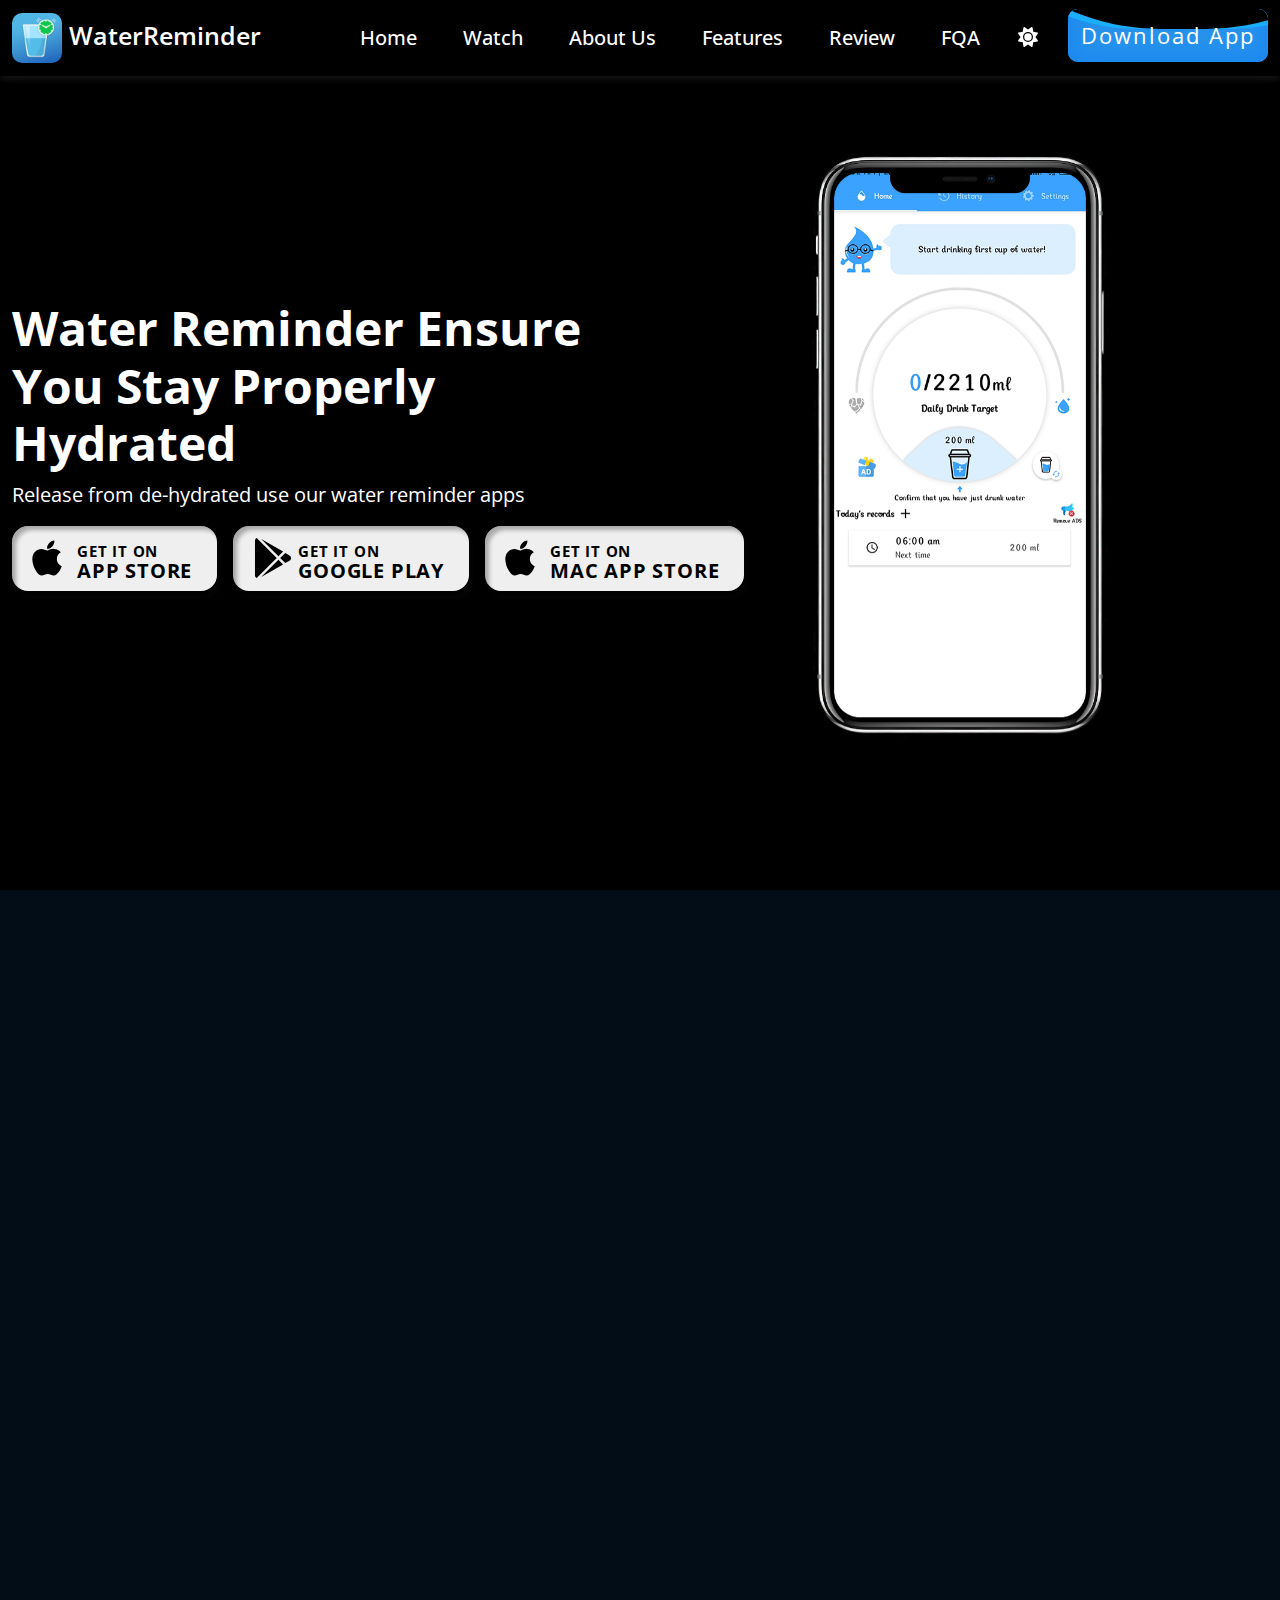
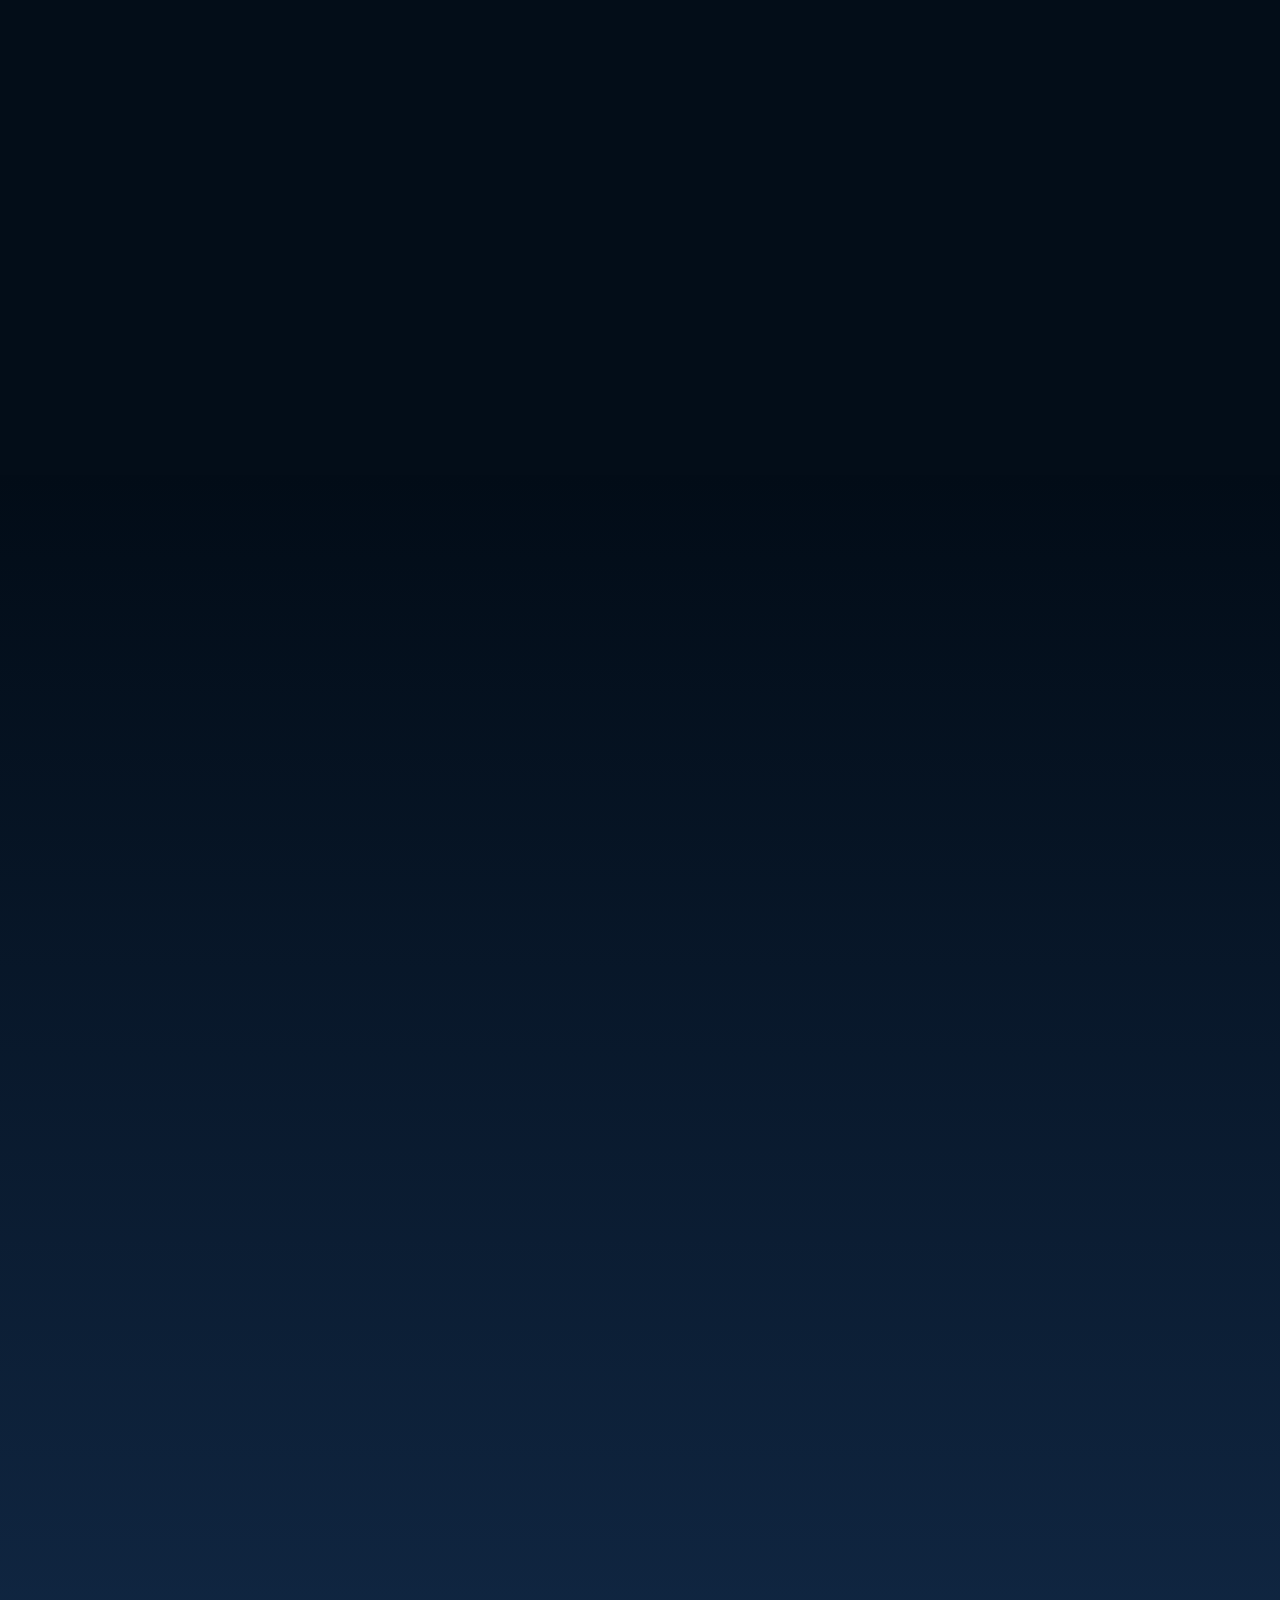
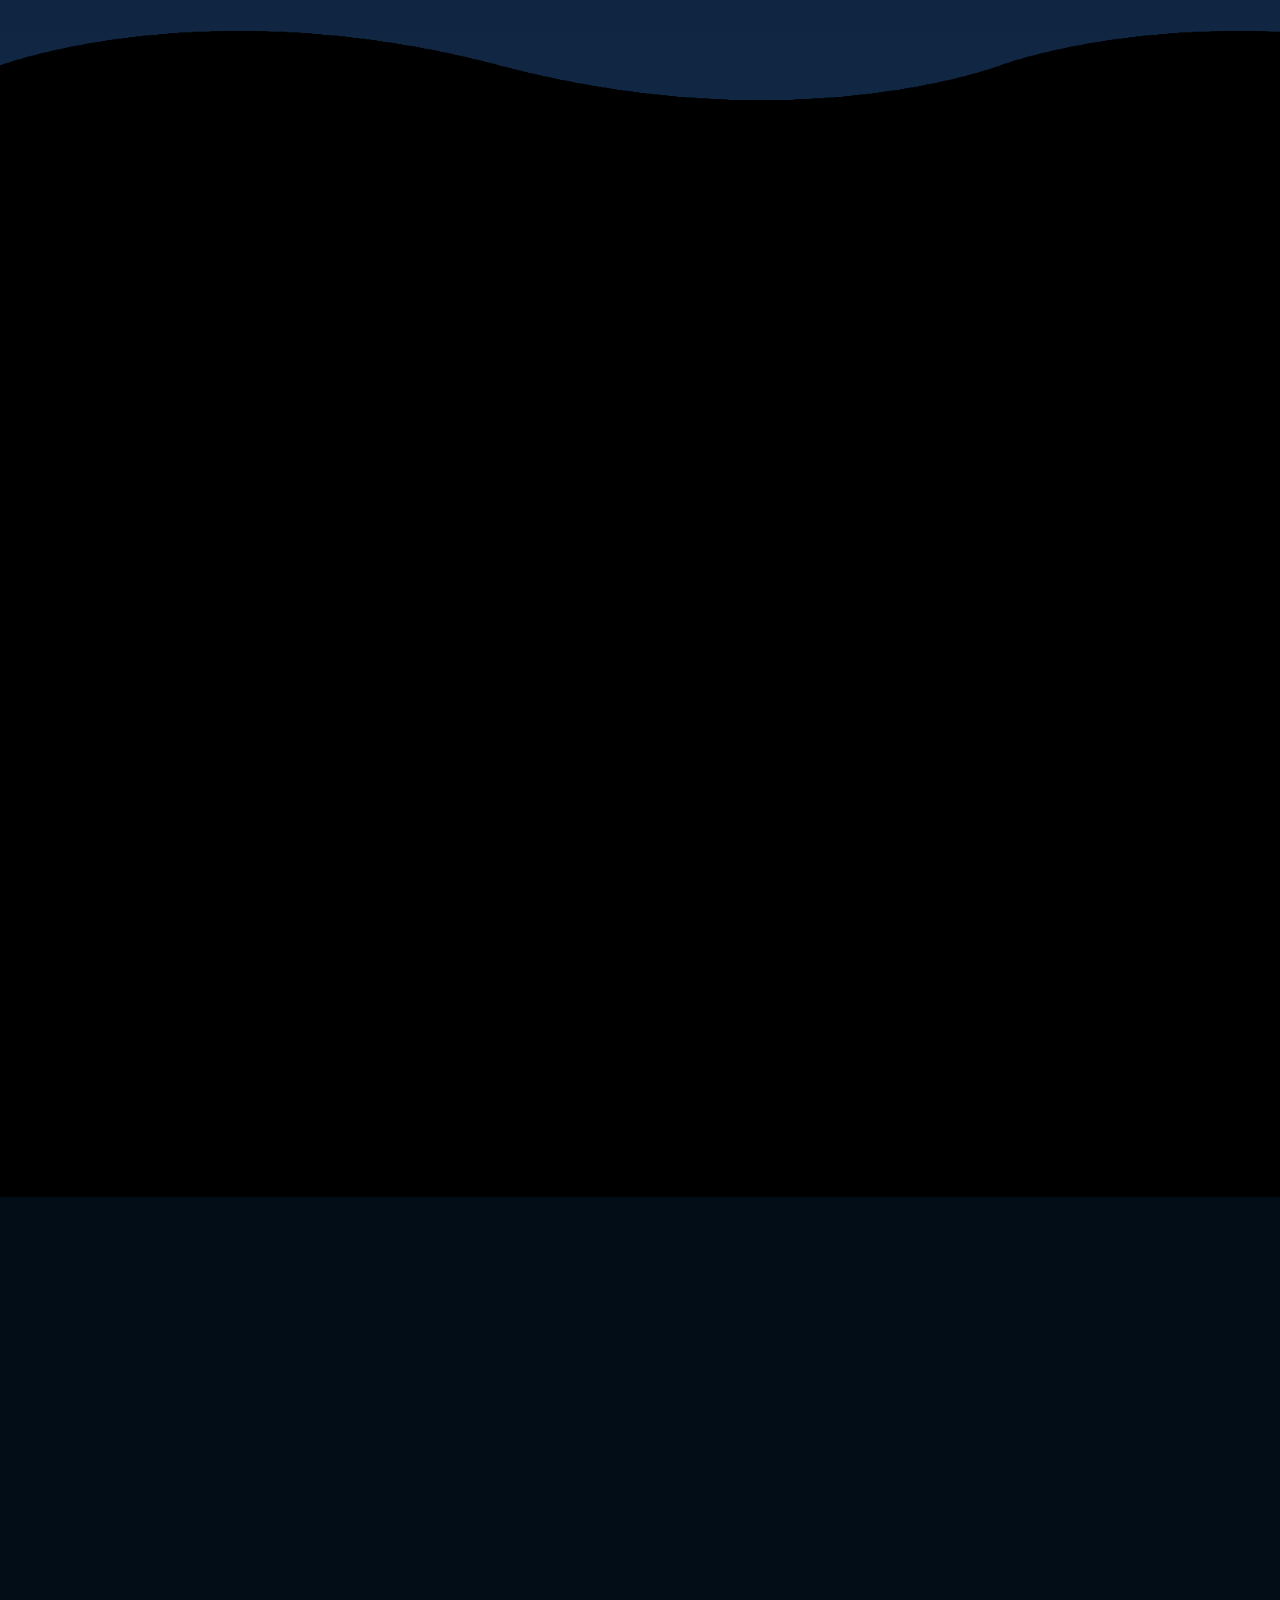
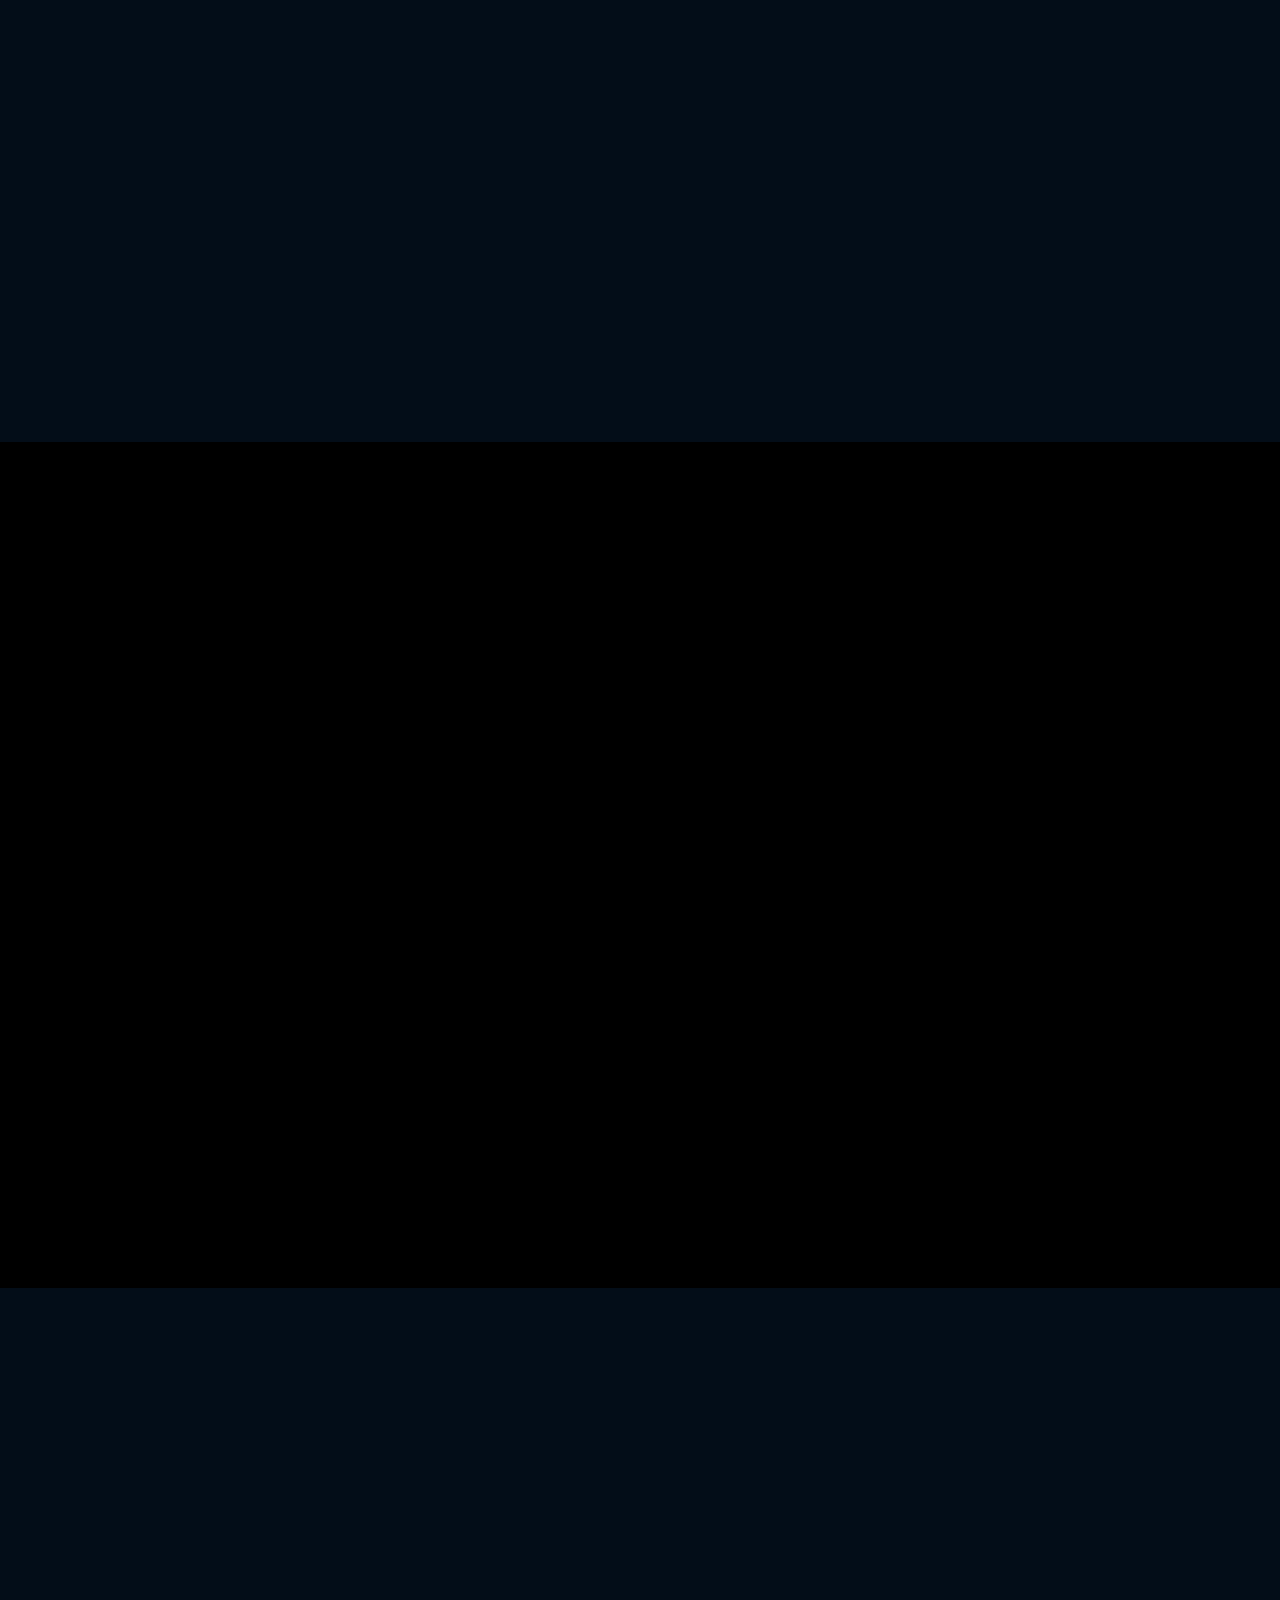
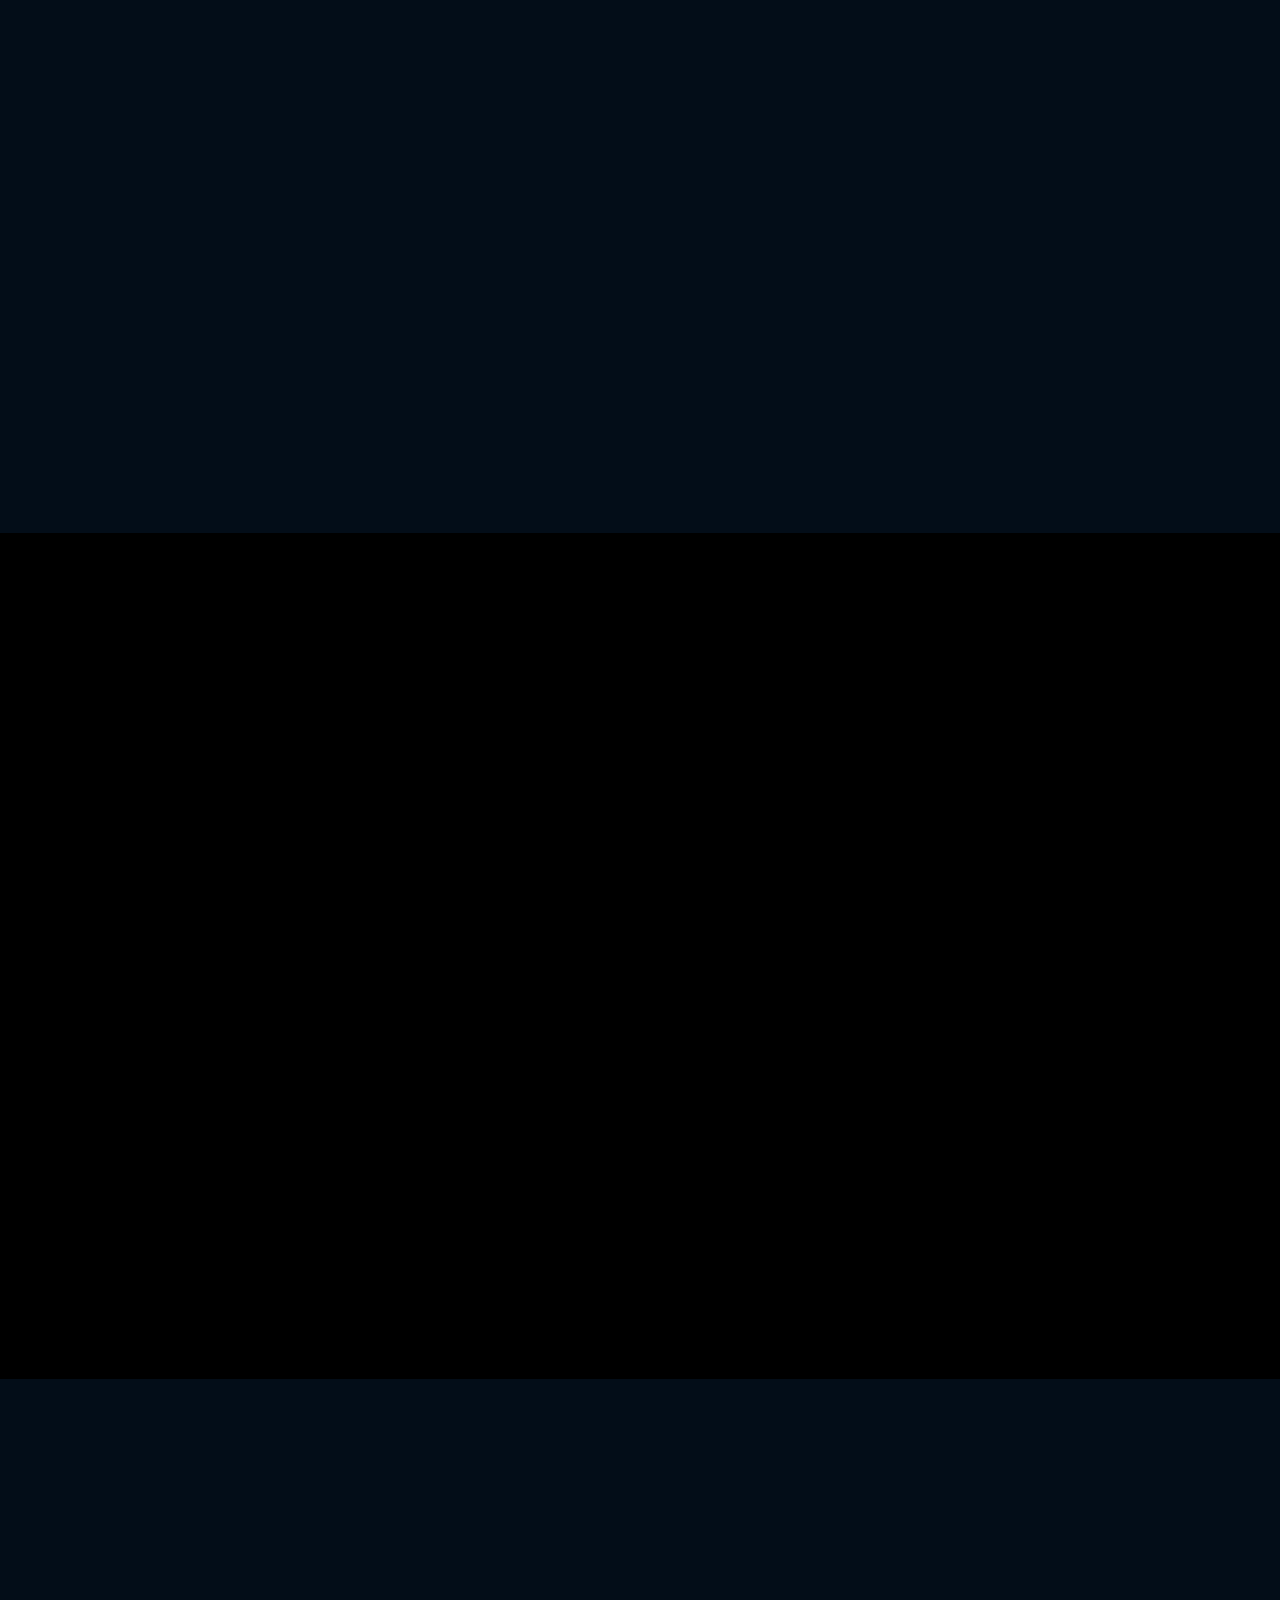
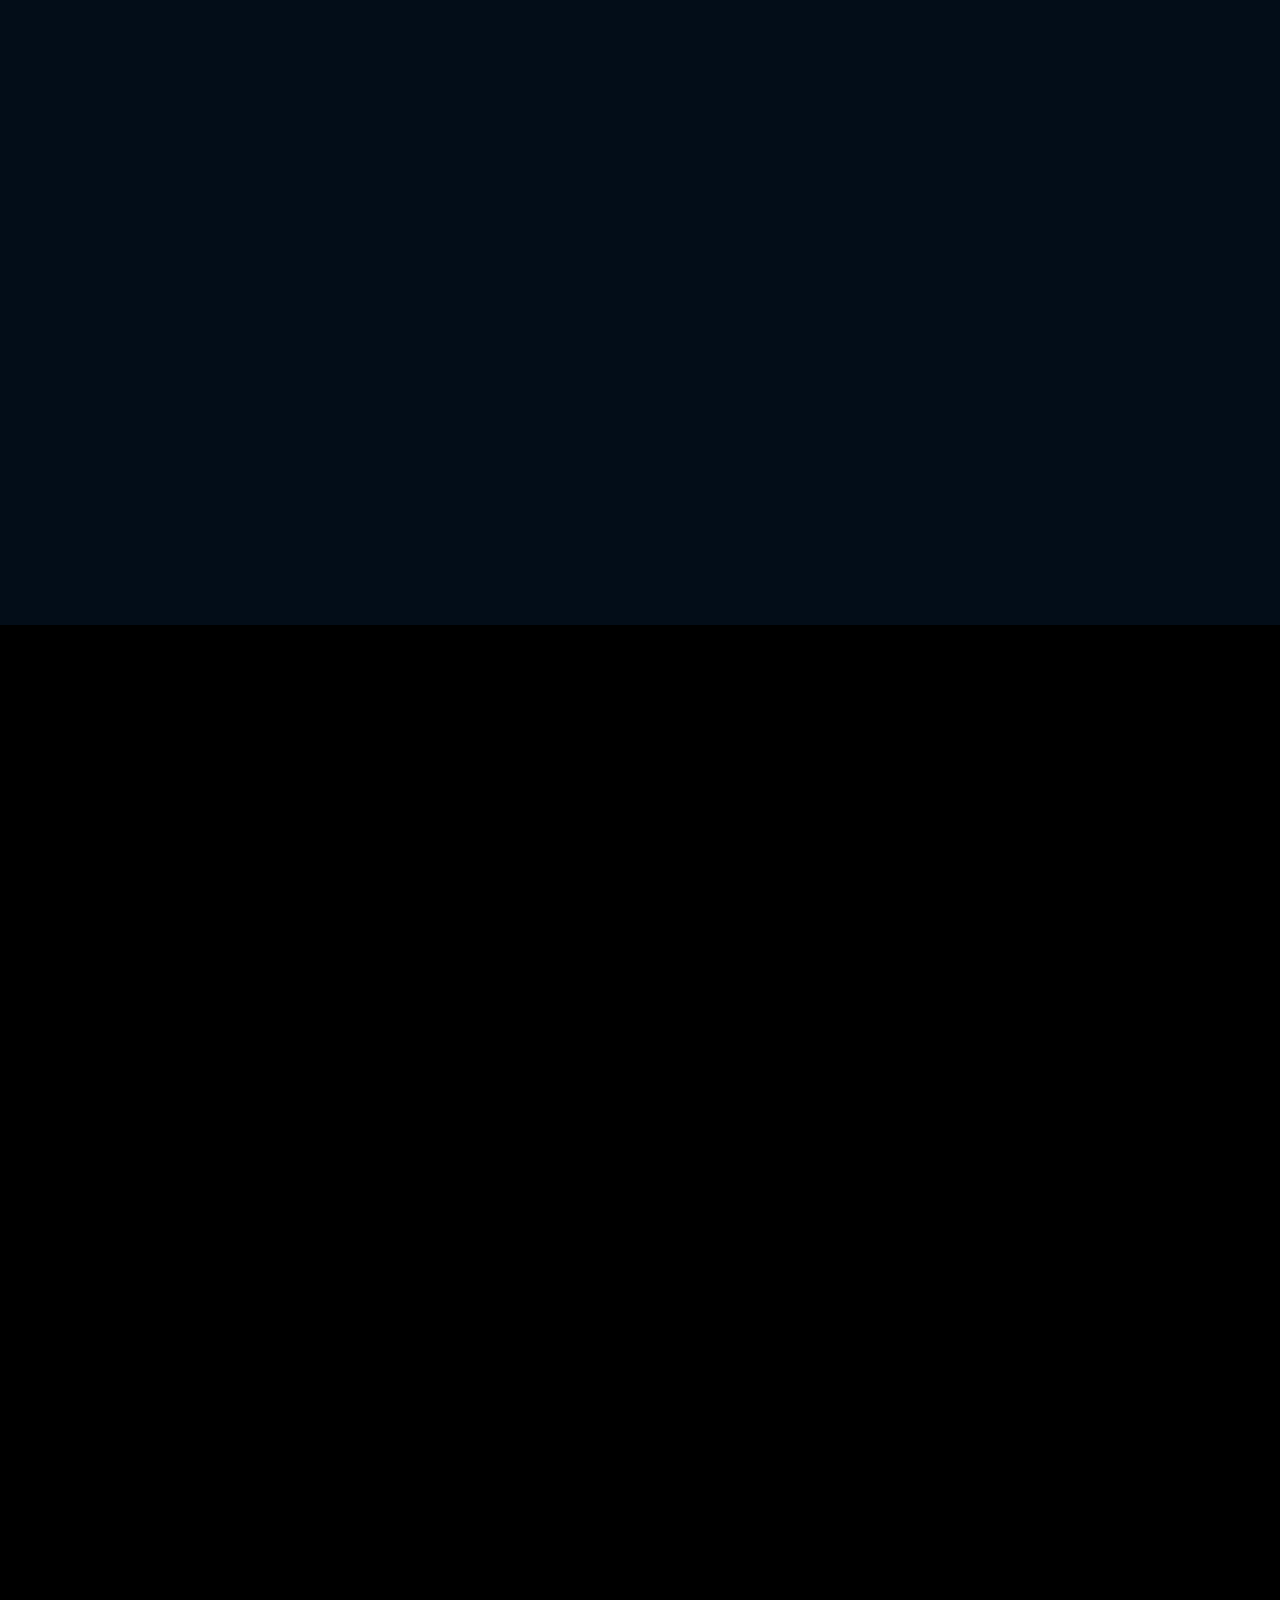
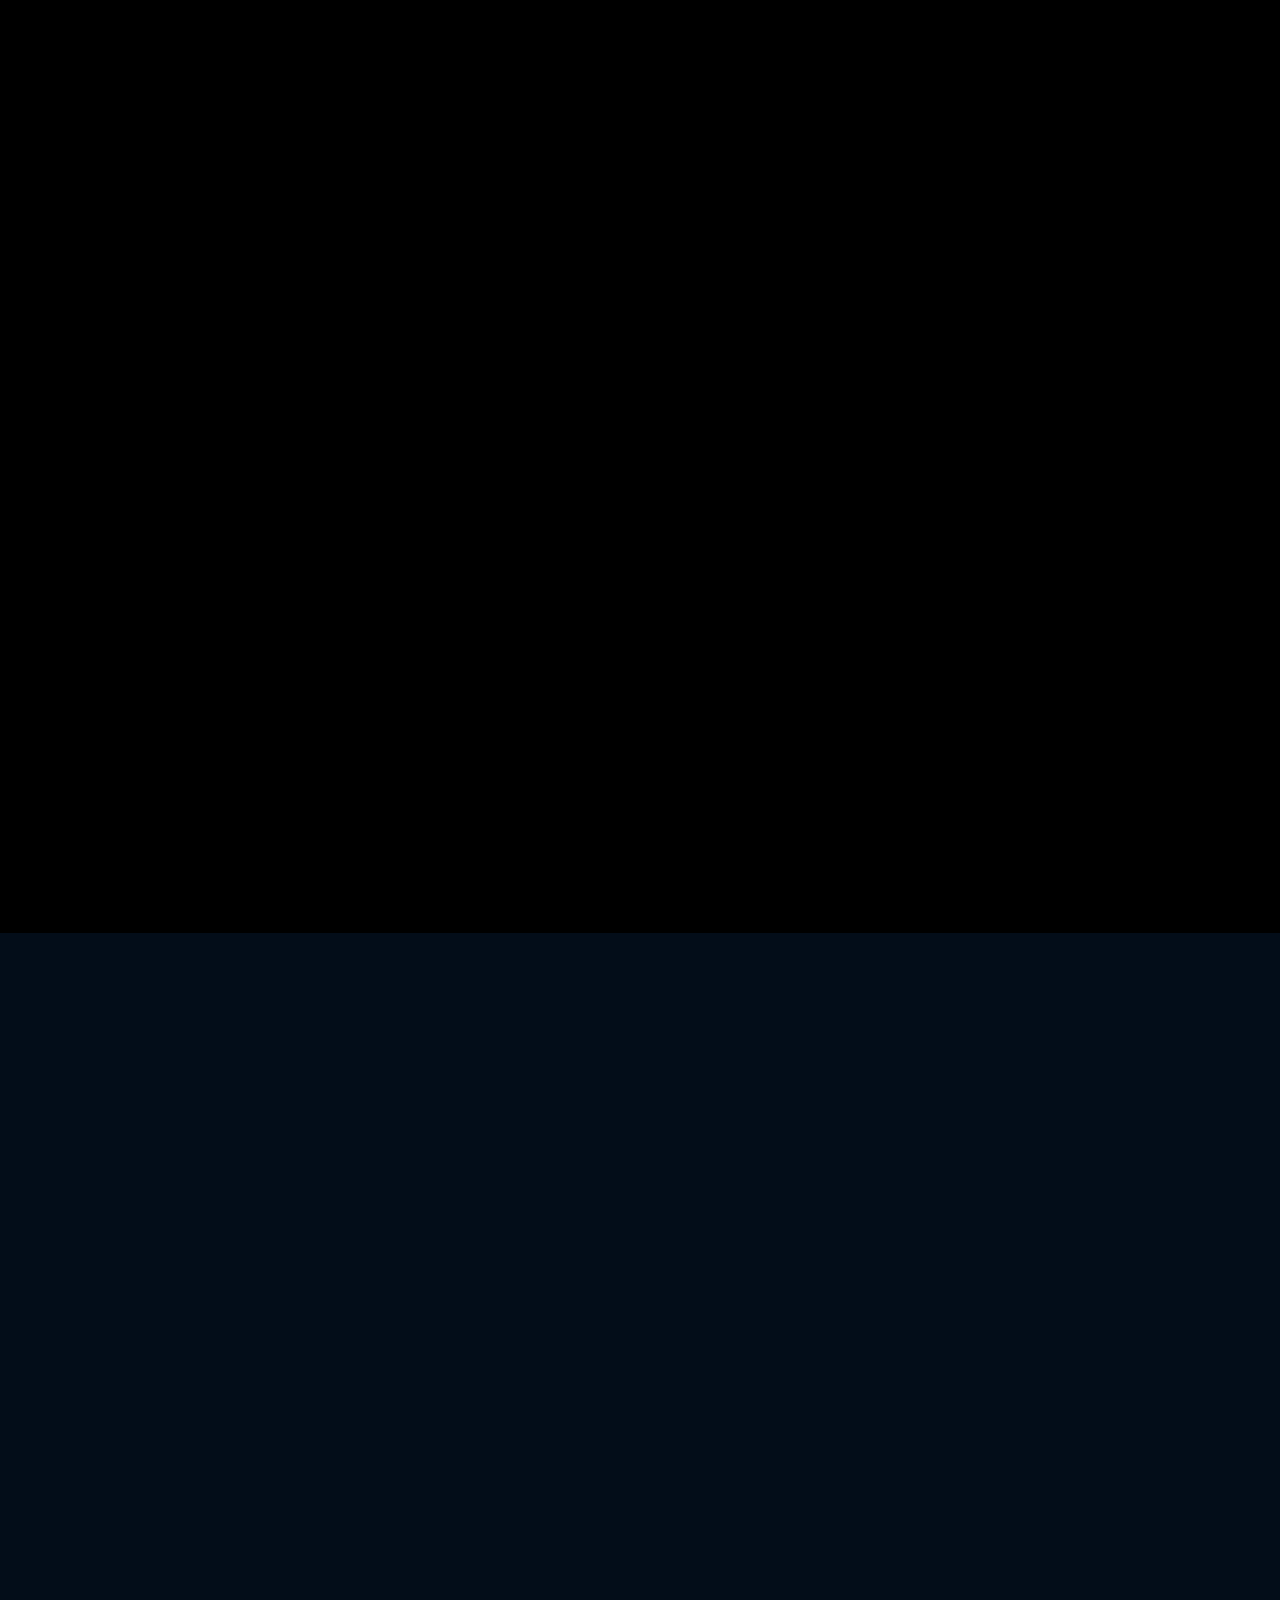
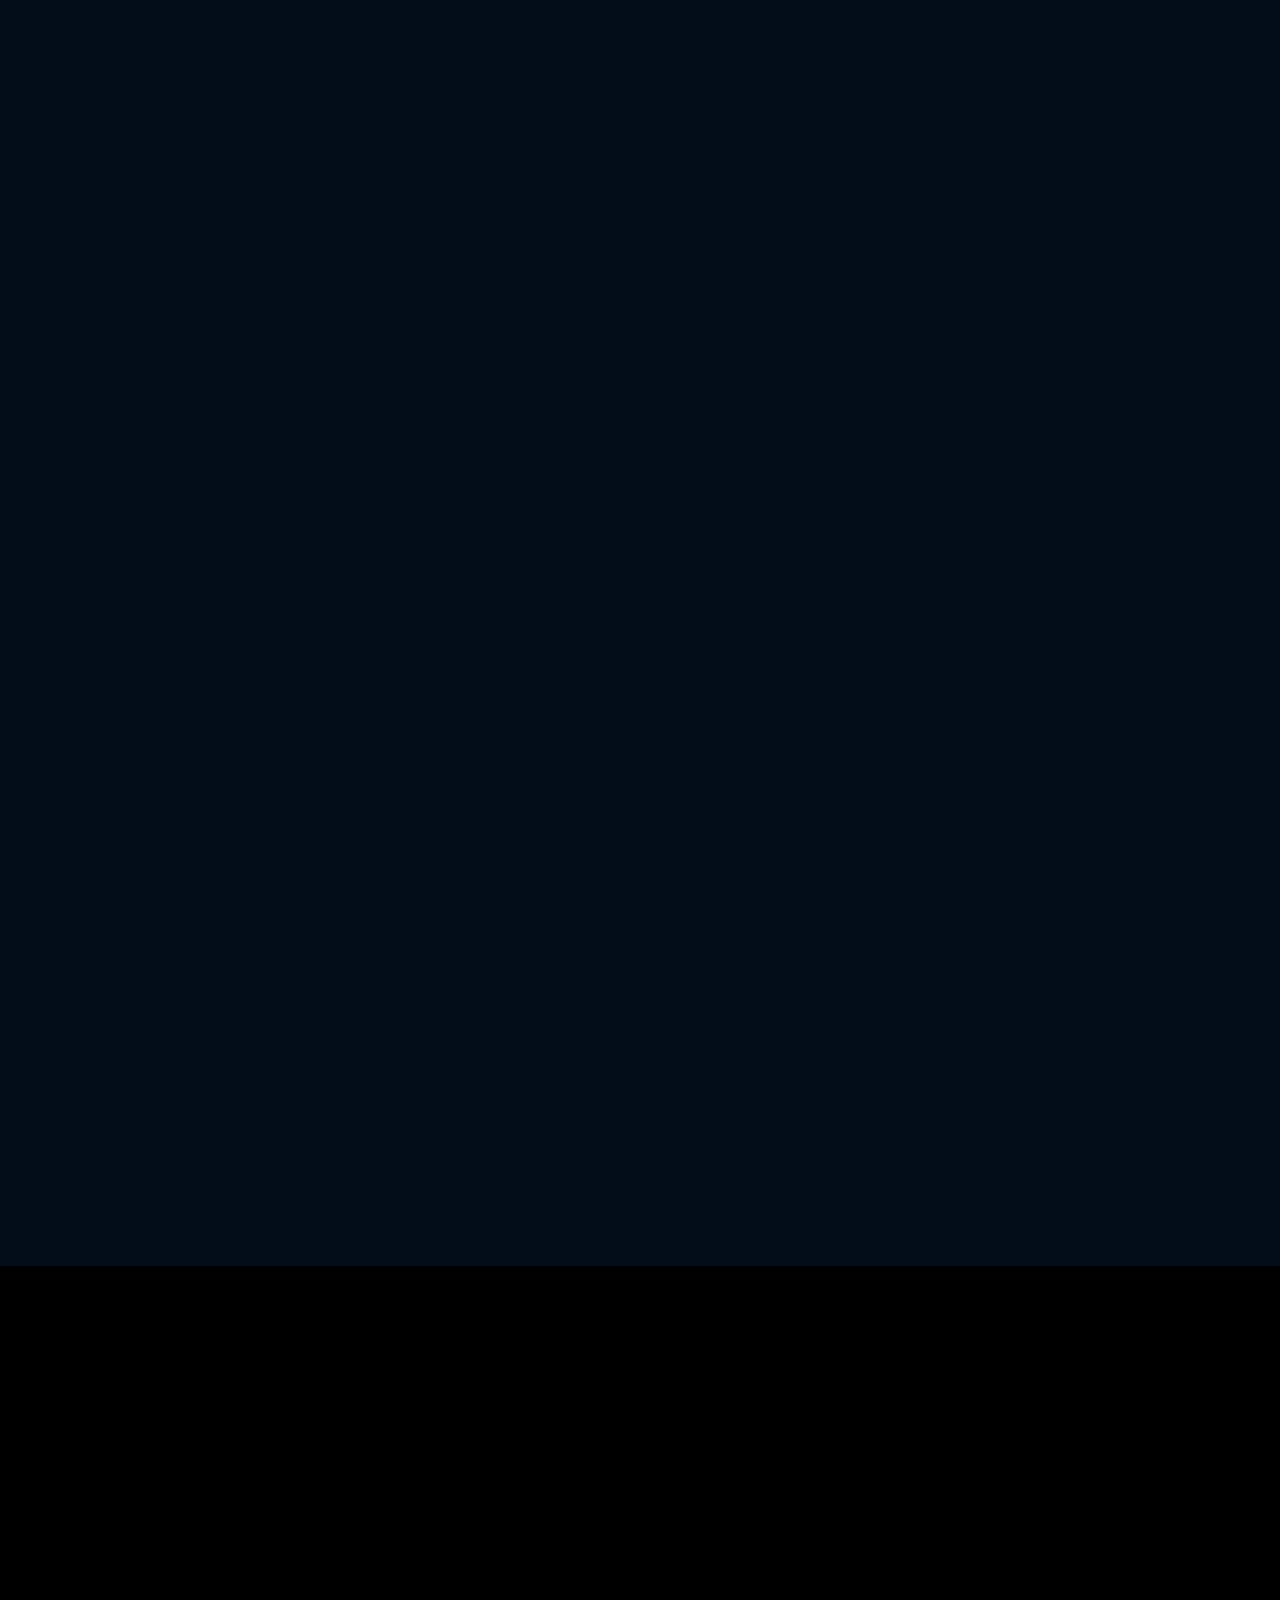
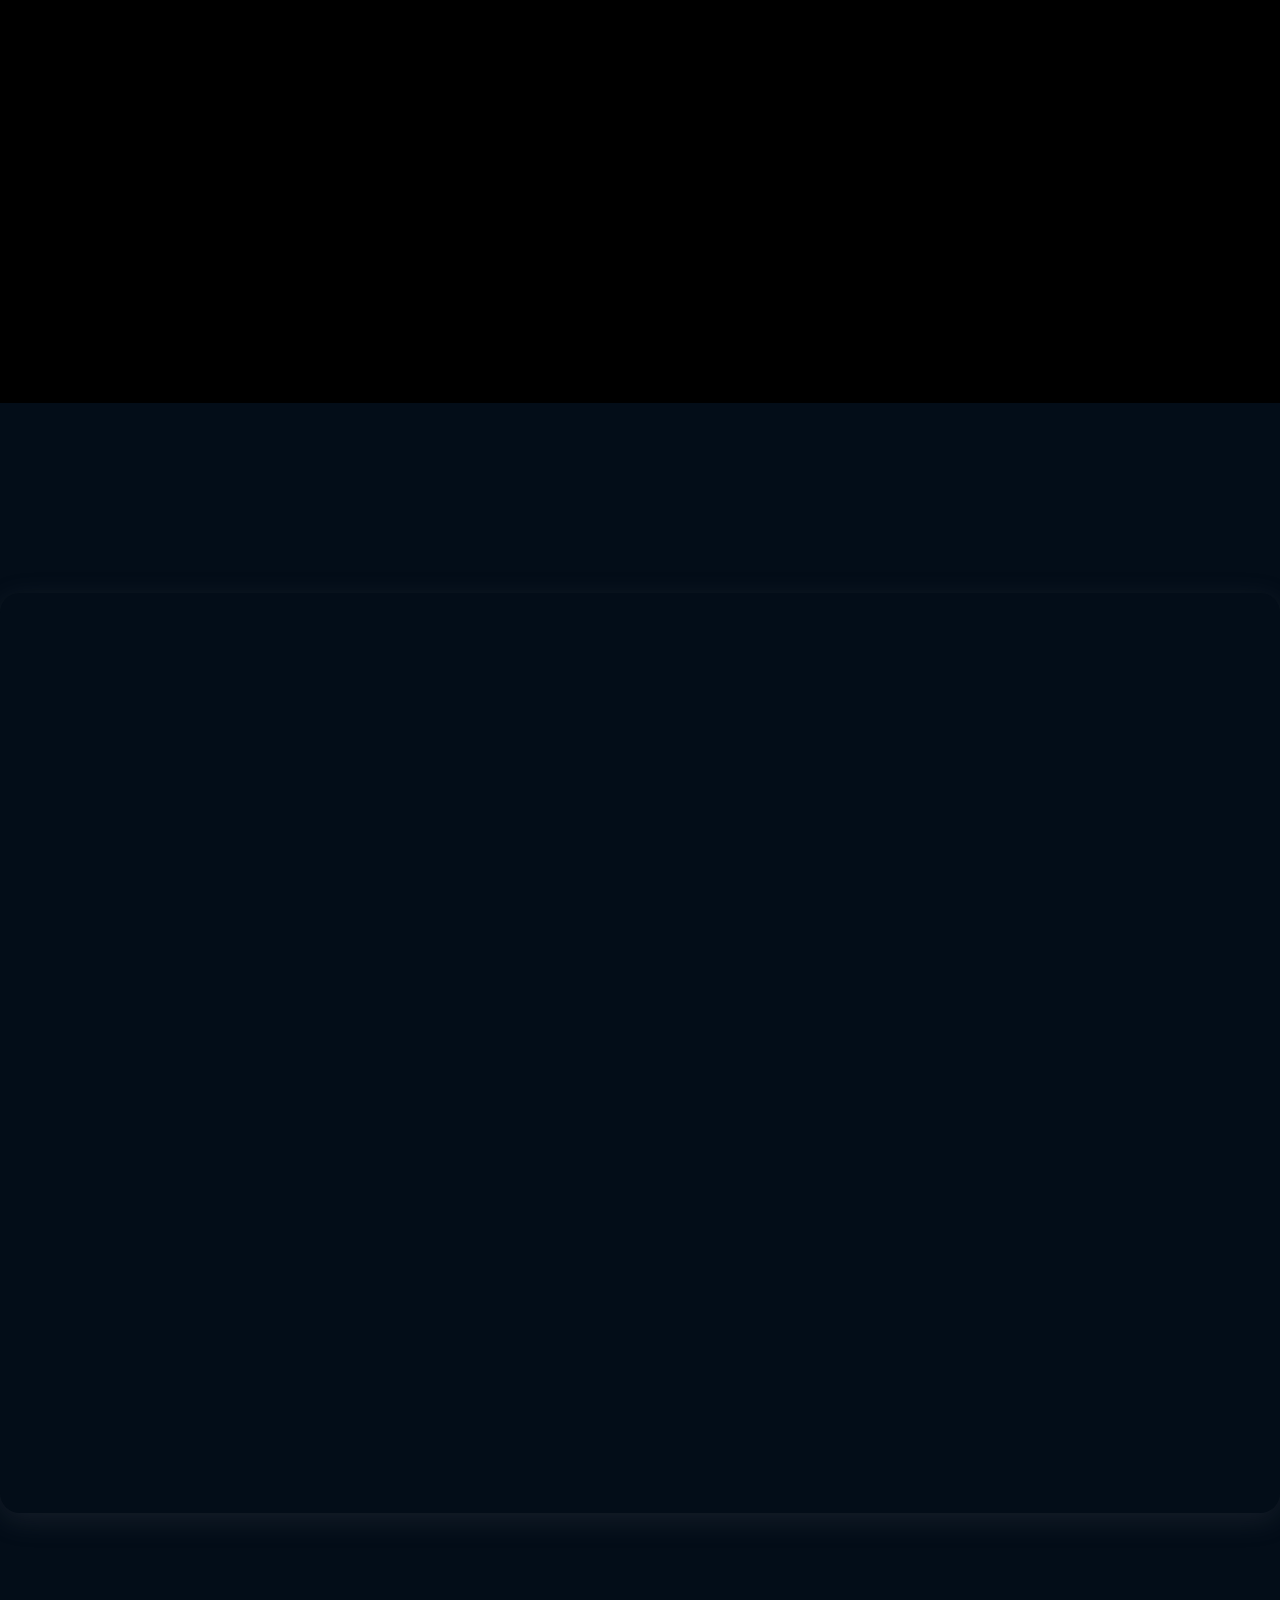
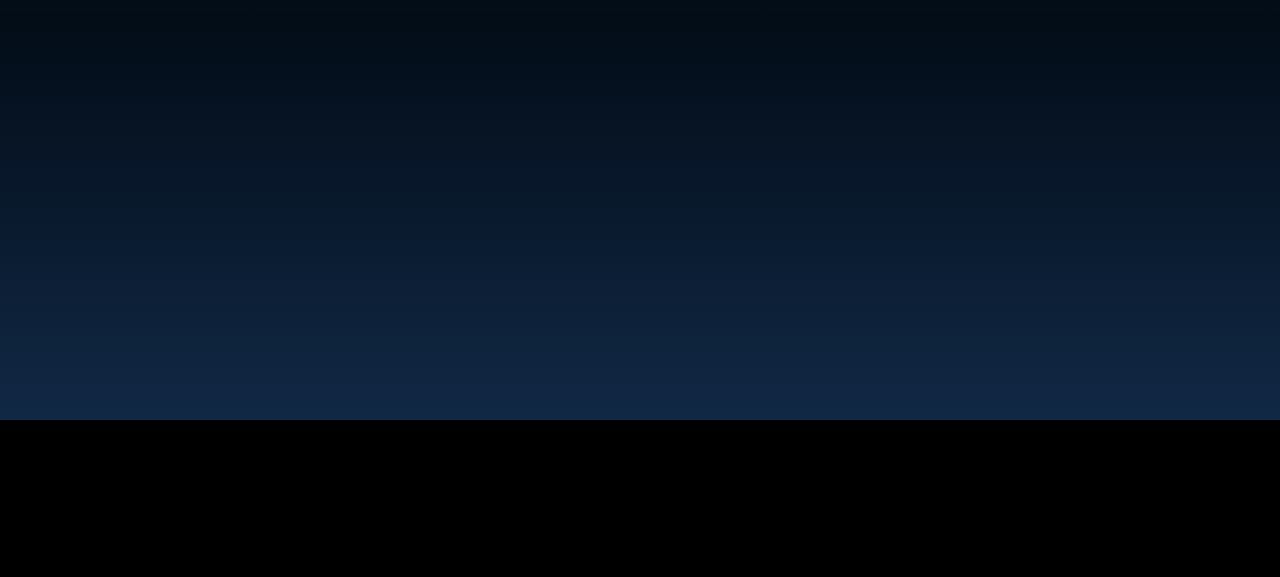
<file: night.html>
<!DOCTYPE html>
<html lang="en">
<head>
    <meta charset="UTF-8">
    <meta name="viewport" content="width=device-width, initial-scale=1.0">
    <link rel="icon" type="image/x-icon" href="images/logo.webp">
    <title>Water Reminder-Get reminders to stay hydrated</title>
    <link rel="stylesheet" href="css/aos.css">
    <link rel="stylesheet" href="css/slick.css">
    <link rel="stylesheet" href="css/all.min.css">
    <link rel="stylesheet" href="css/bootstrap.min.css">
    <link rel="stylesheet" href="css/keyfreme.css">
    <link rel="stylesheet" href="css/button.css">
    <link rel="stylesheet" href="css/night.css">
    <link rel="stylesheet" href="css/responsive.css">
</head>
<body>
    <!------------------------------- Navbar Start -------------------------------- -->
    <section id="navbar" data-aos="fade-up">
        <nav class="navbar navbar-expand-lg bg-black">
          <div class="container">
            <a class="navbar-brand logo" href="#">
              <img src="images/logo.webp" alt="logo"> WaterReminder
              </a>
            <button class="navbar-toggler" type="button" data-bs-toggle="collapse" data-bs-target="#navbarSupportedContent" aria-controls="navbarSupportedContent" aria-expanded="false" aria-label="Toggle navigation">
                <input type="checkbox" id="checkbox">
                <label for="checkbox" class="toggle">
                  <div class="bar bar--top"></div>
                  <div class="bar bar--middle"></div>
                  <div class="bar bar--bottom"></div>
                </label>                
            </button>
            <div class="collapse navbar-collapse" id="navbarSupportedContent">
              <ul class="navbar-nav ms-auto mb-2 mb-lg-0 align-items-center">
                <li class="nav-item">
                  <a class="nav-link menu" href="#">Home</a>
                </li>
                <li class="nav-item">
                  <a class="nav-link menu" href="#watch">Watch</a>
                </li>
                <li class="nav-item">
                  <a class="nav-link menu" href="#about_us">About us</a>
                </li>
                <li class="nav-item">
                  <a class="nav-link menu" href="#features">Features</a>
                </li>
                <li class="nav-item">
                  <a class="nav-link menu" href="#review">Review</a>
                </li>
                <li class="nav-item">
                  <a class="nav-link menu" href="#fqa">FQA</a>
                </li>
                <li class="nav-item" id="day">
                  <i class="fa-solid fa-sun"></i>
                </li>
                <li class="nav-item">
                  <a href="https://play.google.com/store/apps/details?id=com.remind.drink.water.hourly&hl=en_US" target="_blank" class="download_button">
                    <span class="liquid"></span>  
                    <span class="btn-txt">Download App</span>
                  </a>
                </li>
              </ul>
            </div>
          </div>
        </nav>
      </section>
    <!------------------------------- Navbar end ---------------------------------- -->





    <!-- -------------------------- Hero Start --------------------------------------- -->
    <section id="hero" class="bg-black">
        <div class="container">
          <div class="row">
            <div class="col-12 col-lg-6 col-md-12 col-sm-12 mt-auto mb-auto hero-text" data-aos="fade-right">
              <div class="hero_text text-left">
                <h1>water reminder ensure you stay properly hydrated</h1>
                <p>Release from de-hydrated use our water reminder apps</p>
               
  
                <div class="d-flex hero-btn gap-3">
                  <a href="https://apps.apple.com/us/app/drink-water-reminder/id1505774276" target="_blank">
                    <button class="banner_button">
                    <i class="fa-brands fa-apple"></i>
                    <span>GET IT ON</span>
                    <span>App Store</span>
                  </button></a>
                  <a href="https://play.google.com/store/apps/details?id=com.remind.drink.water.hourly&hl=en&gl=US" target="_blank"><button class="banner_button">
                    <i class="fa-brands fa-google-play"></i>
                    <span>GET IT ON</span>
                    <span>Google Play</span>
                  </button></a>
                  <a href="https://apps.apple.com/us/app/drink-water-reminder/id1505774276" target="_blank"><button class="banner_button">
                    <i class="fa-brands fa-apple"></i>
                    <span>GET IT ON</span>
                    <span>Mac App Store</span>
                  </button></a>
                </div>


              </div>
            </div>
            <div class="col-12 col-lg-5 col-md-12 col-sm-12 offset-lg-1 hero-baner d-flex justify-content-center m-auto align-items-center text-center" data-aos="fade-left">
              <div class="hero_baner_img m-auto">
                <img class="himg" src="images/gool.png" alt="hero">
              </div>
            </div>
          </div>
        </div>
      </section>
    <!-- -------------------------- Hero end --------------------------------------- -->


    <!-- -------------------------- Hero down start --------------------------------------- -->

    <section id="hero_down">
      <div class="container">
        <div class="hero_down_text text-center" data-aos="fade-down">
          <h2>
            The all-around water tracker app that helps you stay hydrated all
            day, every day!
          </h2>
        </div>
        <div class="row hero_down_img">
          <div class="col-lg-4 text-center" data-aos="fade-right">
            <img src="images/hd.png" alt="hd">
          </div>
          <div class="col-lg-4 text-center" data-aos="zoom-in">
            <img src="images/gender.png" alt="gender">
          </div>
          <div class="col-lg-4 text-center" data-aos="fade-left">
            <img src="images/hd2.png" alt="hd2">
          </div>
        </div>
      </div>
    </section>
    <!-- -------------------------- Hero down end --------------------------------------- -->


    <!-- -------------------------- Watch Start --------------------------------------- -->
    <section id="watch" class="watch">
      <div class="wave wave-1"></div>
      <div class="wave wave-2"></div>
      <div class="wave wave-3"></div>
      <div class="wave wave-4"></div>

      <div class="container">
        <div class="watch_text text-center m-auto" data-aos="fade-down">
          <h2>
            You connect this app to your smart watch and get notifications when
            it's time to drink water
          </h2>
          <p>
            You don't even need to take your phone out of your pocket to use
            WaterReminder to help you stay hydrated. You can log drinks directly
            from your wrist, receive reminders for when you need to hydrate, get
            water intake on smart watch now.

            <span
              >You can also see your achievements and two-week hydration
              history, plus you can customize the Home Screen layouts and choose
              from a range of complications, helping to keep you motivated while
              you track water!</span
            >
          </p>
        </div>
        <div class="row">
          <div class=" col-12 col-sm-12 col-md-4 col-lg-4  d-flex justify-content-center align-items-center" data-aos="fade-right">
            <div class="circle">
              <img src="images/watch1.png" alt="watch" class="w1">
            </div>
          </div>
          <div class="col-12 col-sm-12 col-md-4 col-lg-4 d-flex justify-content-center align-items-center" data-aos="zoom-in">
            <div class="circle">
              <img src="images/watch3.png" alt="watch" class="w1">
            </div>
          </div>
          <div class="col-12 col-sm-12 col-md-4 col-lg-4 d-flex justify-content-center align-items-center" data-aos="fade-left">
            <div class="circle">
              <img src="images/watch4.png" alt="watch" class="w1">
              
            </div>
          </div>
      </div>
    </section>

    <!-- -------------------------- Watch end --------------------------------------- -->

    <!-- -------------------------- About Start --------------------------------------- -->
    <section id="about_us">
      <div class="container">
        <div class="row">
          <div class="col-12 col-sm-12 col-md-12 col-lg-12" data-aos="fade-up">
            <div class="about-text">
              <h2 class="text-center">About Our Apps</h2>
              <p class="text-center m-auto">
                Reminds you to drink water, a great application that take care
                of your health. Let drink water remind you to drink water if you
                always forget it. The best healthcare application for you. And
                it's totally free. If you're too busy to remember having to
                drink enough and regularly, don't worry, there's "drink water"
                to help you solve that problem.
              </p>
            </div>
          </div>
        </div>
      </div>
      <div class="about-1">
        <div class="container">
          <div class="row">
            <div
              class="col-12 col-sm-12 col-md-6 col-lg-6 d-flex justify-content-center align-items-center text-center" data-aos="fade-right"
              >
              <div class="about1-text">
                <a
                  href=""
                  class="d-flex justify-content-center align-items-center m-auto"
                  ><i class="fa-solid fa-glass-water"></i
                ></a>
                <h2>Reach your daily hytration goal</h2>
                <p class="m-auto">
                  To balance your hydration, make sure to drink an adequate
                  amount of water throughout the day and incorporate hydrating
                  foods like fruits and vegetables into your diet.
                </p>
              </div>
            </div>
            <div class="col-12 col-sm-12 col-md-6 col-lg-6 d-flex justify-content-center align-content-center text-center img" data-aos="fade-left">
              <img src="images/gool.png" alt="hydroite">
            </div>
          </div>
        </div>
      </div>
      <div class="about-2">
        <div class="container">
          <div class="row">
            <div class="col-12 col-sm-12 col-md-6 col-lg-6 d-flex justify-content-center align-content-center text-center img" data-aos="fade-right">
              <img src="images/schudele.png" alt="hydroite">
            </div>
            <div
              class="col-12 col-sm-12 col-md-6 col-lg-6 d-flex justify-content-center align-items-center text-center" data-aos="fade-left"
            >
              <div class="about2-text">
                <a
                  href=""
                  class="d-flex justify-content-center align-items-center m-auto"
                  ><i class="fa-solid fa-clipboard-list"></i
                ></a>
                <h2>daily schedule your drink water</h2>
                <p class="m-auto">
                  Start your day by drinking a glass of water to rehydrate your body after a night's sleep.
                  It's important to stay hydrated, so make sure to incorporate regular water breaks into your daily schedule.
                </p>
              </div>
            </div>
          </div>
        </div>
      </div>
      <div class="about-3">
        <div class="container">
          <div class="row">
            <div
              class="col-12 col-sm-12 col-md-6 col-lg-6 d-flex justify-content-center align-items-center text-center" data-aos="fade-right"
            >
              <div class="about1-text">
                <a
                  href=""
                  class="d-flex justify-content-center align-items-center m-auto"
                  ><i class="fa-solid fa-bell"></i
                ></a>
                <h2>remind you to drink water on time</h2>
                <p class="m-auto">
                  I've set a recurring reminder on my phone to ensure I stay hydrated by drinking water at regular intervals throughout the day
                </p>
              </div>
            </div>
            <div class="col-12 col-sm-12 col-md-6 col-lg-6 d-flex justify-content-center align-content-center text-center img" data-aos="fade-left">
              <img src="images/REMIND.png" alt="hydroite">
            </div>
          </div>
        </div>
      </div>
      <div class="about-4">
        <div class="container">
          <div class="row">
            <div class="col-12 col-sm-12 col-md-6 col-lg-6 d-flex justify-content-center align-content-center text-center img" data-aos="fade-right">
              <img src="images/esay.png" alt="hydroite">
            </div>
            <div
              class="col-12 col-sm-12 col-md-6 col-lg-6 d-flex justify-content-center align-items-center text-center" data-aos="fade-left">
              <div class="about2-text">
                <a
                  href=""
                  class="d-flex justify-content-center align-items-center m-auto"
                  ><i class="fa-regular fa-heart"></i
                ></a>
                <h2>Easy to use</h2>
                <p class="m-auto">
                  The water reminder app is incredibly user-friendly, with a simple interface that makes it easy to use for people of all ages and tech backgrounds.
                </p>
              </div>
            </div>
          </div>
        </div>
      </div>
      <div class="about-5">
        <div class="container">
          <div class="row">
            <div
              class="col-12 col-sm-12 col-md-6 col-lg-6 d-flex justify-content-center align-items-center text-center" data-aos="fade-right">
              <div class="about1-text">
                <a
                  href=""
                  class="d-flex justify-content-center align-items-center m-auto"
                  ><i class="fa-solid fa-chart-simple"></i
                ></a>
                <h2>track your progress using charts and stats</h2>
                <p class="m-auto">
                  Water reminder apps not only help you stay hydrated but also enable you to track your progress using charts and stats.
                </p>
              </div>
            </div>
            <div class="col-12 col-sm-12 col-md-6 col-lg-6 d-flex justify-content-center align-content-center text-center img" data-aos="fade-left">
              <img src="images/chart.png" alt="hydroite">
            </div>
          </div>
        </div>
      </div>
      <div class="about-6">
        <div class="container">
          <div class="row">
            <div class="col-12 col-sm-12 col-md-6 col-lg-6 d-flex justify-content-center align-content-center text-center img" data-aos="fade-right">
              <img src="images/cup.png" alt="hydroite">
            </div>
            <div
              class="col-12 col-sm-12 col-md-6 col-lg-6 d-flex justify-content-center align-items-center text-center" data-aos="fade-left">
              <div class="about2-text">
                <a
                  href=""
                  class="d-flex justify-content-center align-items-center m-auto"
                  ><i class="fa-solid fa-mug-hot"></i
                ></a>
                <h2>customize your cups and flex</h2>
                <p class="m-auto">
                  You can customize your cups and flex the settings in the app to tailor your water intake goals to your specific needs and preferences.
                </p>
              </div>
            </div>
          </div>
        </div>
      </div>
      <div class="about-7">
        <div class="container">
          <div class="row">
            <div
              class="col-12 col-sm-12 col-md-6 col-lg-6 d-flex justify-content-center align-items-center text-center" data-aos="fade-right">
              <div class="about1-text">
                <a
                  href=""
                  class="d-flex justify-content-center align-items-center m-auto"
                  ><i class="fa-solid fa-exclamation"></i></a>
                <h2>use notification for your drinking time</h2>
                <p class="m-auto">
                  Water Reminder app uses notifications to alert you when it's time to take a drink, helping you stay on track with your hydration goals.
                </p>
              </div>
            </div>
            <div class="col-12 col-sm-12 col-md-6 col-lg-6 d-flex justify-content-center align-content-center text-center img" data-aos="fade-left">
              <img src="images/noti.png" alt="hydroite">
            </div>
          </div>
        </div>
      </div>
    </section>
    <!-- -------------------------- About end --------------------------------------- -->


    <!-- -------------------------- One Apps all divce start --------------------------------------- -->
    <section id="one_apps">
      <div class="container">
        <div class="all_device text-center" data-aos="zoom-in">
          <h2>One App, All Devices</h2>
          <p>
            WaterMinder is a universal iOS app, so it will synchronize and work
            across all your Apple devices.
          </p>
        </div>
        <div class="all_img text-center">
          <div class="mac" data-aos="zoom-in">
            <img src="images/mac.png" alt="mac">
          </div>
          <div class="iphone" data-aos="fade-right">
            <img src="images/phone.png" alt="mac">
          </div>
          <div class="smart" data-aos="fade-right">
            <img src="images/watch.png" alt="mac">
          </div>
          <div class="tab" data-aos="fade-left">
            <img src="images/tab.png" alt="mac" >
          </div>
        </div>
      </div>
    </section>

    <div class="about-download">

      
      <div class="container">
        <div class="download_all text-center" data-aos="fade-down">
          <h2>Download NOW and start feeling better!</h2>
          <div class="footer-image" data-aos="zoom-in">
            <div class="d-flex justify-content-center align-content-center mt-5 hero-btn gap-3">
              <a href="https://apps.apple.com/us/app/drink-water-reminder/id1505774276" target="_blank">
                <button class="banner_button">
                <i class="fa-brands fa-apple"></i>
                <span>GET IT ON</span>
                <span>App Store</span>
              </button></a>
              <a href="https://play.google.com/store/apps/details?id=com.remind.drink.water.hourly&hl=en&gl=US" target="_blank"><button class="banner_button">
                <i class="fa-brands fa-google-play"></i>
                <span>GET IT ON</span>
                <span>Google Play</span>
              </button></a>
              <a href="https://apps.apple.com/us/app/drink-water-reminder/id1505774276" target="_blank"><button class="banner_button">
                <i class="fa-brands fa-apple"></i>
                <span>GET IT ON</span>
                <span>Mac App Store</span>
              </button></a>
            </div>
          </div>
        </div>
      </div>
    </div>
    <!-- -------------------------- One Apps all divce end --------------------------------------- -->

    <!-- -------------------------- Features start --------------------------------------- -->

    <section id="features">
      <div class="container">
        <div class="features-text text-center" data-aos="zoom-in">
          <h1>WaterReminder App is Packed With Features</h1>
          <p>
            Explore WaterReminder's other great features that will help you meet
            your daily hydration goal,<span>The best water tracker app!</span>
          </p>
        </div>

        <div class="row d-flex justify-content-center align-items-center text-center">
          <div class="col-12 col-sm-12 col-md-12 col-lg-4 d-flex justify-content-center align-items-center text-center" data-aos="fade-right">
            <div>
              <div class="features-item">
                <div class="features-item-title">
                  <img src="images/theme-4x.png" alt="theme" class="image-icon">
                  <h2>Light and Dark modes</h2>
                </div>
                <div class="img">
                  <img src="images/night.png" alt="night">
                </div>
              </div>
            </div>
          </div>

          <div class="col-12 col-sm-12 col-md-12 col-lg-4 d-flex justify-content-center align-content-center text-center" data-aos="fade-down">
            <div>
              <div class="features-item-one">
                <div class="features-item-title">
                  <img src="images/widgets-4x.png" alt="widget" class="image-icon">
                  <h2>Hydration Widgets</h2>
                </div>
                <div class="features-item-title-img">
                  <img src="images/2-14.png" alt="img" >
                </div>
              </div>
  
              <div class="features-item-two">
                <div class="features-item-title">
                  <img src="images/siri-4x.png" alt="siri" class="image-icon">
                  <h2>Siri Shortcuts</h2>
                </div>
                <div class="features-item-title-img">
                  <img src="images/alart.png" alt="img">
                </div>
              </div>
            </div>
          </div>

          <div class="col-12 col-sm-12 col-md-12 col-lg-4 d-flex justify-content-center align-items-center text-center" data-aos="fade-left">
            <div>
              <div class="features-item">
                <div class="features-item-title">
                  <img src="images/heart-4x.png" alt="heart" class="image-icon">
                  <h2>HealthKit Integration</h2>
                </div>
                <div class="img flaw">
                  <img src="images/seto.png" alt="img">
                  <div class="over">
                    <img src="images/4-2 (1).png" alt="over">
                  </div>
                </div>
              </div>
            </div>
          </div>

          <div class="col-12 col-sm-12 col-md-12 col-lg-4 d-flex justify-content-center align-items-center text-center" data-aos="fade-right">
            <div>
              <div class="features-item">
                <div class="features-item-title">
                  <img src="images/Bluethem-4x.png" alt="bluthem" class="image-icon">
                  <h2>Light theme</h2>
                </div>
                <div class="img">
                  <img src="images/gool.png" alt="bleu">
                </div>
              </div>
            </div>
          </div>

          <div class="col-12 col-sm-12 col-md-12 col-lg-4 d-flex justify-content-center align-items-center text-center" data-aos="fade-up">
            <div>
              <div class="features-item">
                <div class="features-item-title">
                  <img
                    src="images/colorful characters-4x.png"
                    alt=""
                    class="image-icon"
                  />
                  <h2>Select Gender</h2>
                </div>
                <div class="img">
                  <img src="images/gender.png" alt="car">
                </div>
              </div>
            </div>
          </div>

          <div class="col-12 col-sm-12 col-md-12 col-lg-4 d-flex justify-content-center align-items-center text-center" data-aos="fade-left">
            <div>
              <div class="features-item">
                <div class="features-item-title">
                  <i class="fa-solid fa-language"></i>
                  <h2>Multiple Language</h2>
                </div>
                <div class="img">
                  <img src="images/lang.png" alt="img">
                </div>
              </div>
            </div>
          </div>
        

          <div class="col-12 col-sm-12 col-md-12 col-lg-4 d-flex justify-content-center align-items-center text-center" data-aos="fade-right">
           <div>
            <div class="features-item">
              <div class="features-item-title">
                <img src="images/logs-4x.png" alt="img" class="image-icon">
                <h2>History Log</h2>
              </div>
              <div class="img">
                <img src="images/history.png" alt="img">
              </div>
            </div>
           </div>
          </div>

          <div class="col-12 col-sm-12 col-md-12 col-lg-4 d-flex justify-content-center align-items-center text-center" data-aos="zoom-in">
            <div>
              <div class="features-item-one">
                <div class="features-item-title">
                  <img src="images/watch-4x.png" alt="img" class="image-icon">
                  <h2>Water Complications</h2>
                </div>
                <div class="features-item-title-img">
                  <img src="images/6-14.png" alt="img">
                </div>
              </div>
  
              <div class="features-item-two">
                <div class="features-item-title">
                  <img src="images/streake-4x.png" alt="img" class="image-icon">
                  <h2>Hydration Streaks</h2>
                </div>
                <div class="features-item-title-img">
                  <img src="images/7-14.png" alt="img">
                </div>
              </div>
            </div>
          </div>

          <div class="col-12 col-sm-12 col-md-12 col-lg-4 d-flex justify-content-center align-items-center text-center" data-aos="fade-left">
           <div>
            <div class="features-item">
              <div class="features-item-title">
                <img
                  src="images/personalize-4x.png"
                  alt="img"
                  class="image-icon"
                >
                <h2>Full Personalizatio</h2>
              </div>
              <div class="img">
                <img src="images/parsonalize.png" alt="img">
              </div>
            </div>
           </div>
          </div>
      </div>

      </div>
    </section>
    <!-- -------------------------- Features end --------------------------------------- -->


    <!-- -------------------------- Review start --------------------------------------- -->
    <section id="review">
      <div class="container">
        <div class="review-text text-center" data-aos="zoom-in">
          <h2>User Reviews</h2>
          <p>Don't just take our word for it – read what users have to say about the WaterReminder app</p> 
        </div>

        <div class="my-slider" data-aos="fade-right">
          <div class="slider-item">
            <div class="item">
              <div class="slider-image">
                <img src="images/pic_1.png" alt="#">
                        
              </div>
              <div class="slider-item-text text-center">
                <h3>Gregory Tate</h3>
                <i class="fa-solid fa-star"></i>
                <i class="fa-solid fa-star"></i>
                <i class="fa-solid fa-star"></i>
                <i class="fa-solid fa-star"></i>
                <i class="fa-solid fa-star"></i>
                <p>I like this app for keeping track, and making sure i get enough water each day! The reminders are timely. There is a lot of flexibility with the settings, including the sizes of cups used.</p>
              </div>
            </div>
          </div>
  
          <div class="slider-item">
            <div class="item">
              <div class="slider-image">
                <img src="images/pic_2.png" alt="#">         
              </div>
              <div class="slider-item-text text-center">
                <h3>Esther Moore</h3>
                <i class="fa-solid fa-star"></i>
                <i class="fa-solid fa-star"></i>
                <i class="fa-solid fa-star"></i>
                <i class="fa-solid fa-star"></i>
                <i class="fa-solid fa-star-half"></i>
                <p>I have Stage 3 Kidney Disease and MUST drink 2 quarts of water a day. This app helps me to keep track of the amount of water that I drink.</p>
              </div>
  
            </div>
          </div>
  
          <div class="slider-item">
            <div class="item">
              <div class="slider-image">
                <img src="images/pic_3.png" alt="#">          
              </div>
              <div class="slider-item-text text-center">
                <h3>Ryan</h3>
                <i class="fa-solid fa-star"></i>
                <i class="fa-solid fa-star"></i>
                <i class="fa-solid fa-star"></i>
                <i class="fa-solid fa-star-half"></i>
                <p>I am constantly dehydrated because I rarely drink water through the day. I keep hear the importance of drinking through out the day.</p>
              </div>
  
            </div>
          </div>
  
          <div class="slider-item">
            <div class="item">
              <div class="slider-image">
                <img src="images/pic_4.png" alt="#">          
              </div>
              <div class="slider-item-text text-center">
                <h3>Lorrene Romanic</h3>
                <i class="fa-solid fa-star"></i>
                <i class="fa-solid fa-star"></i>
                <i class="fa-solid fa-star"></i>
                <i class="fa-solid fa-star-half"></i>
                <p>Im a pretty new user of this app. However it is quite simple to use. My favorite feature is the water reminder..</p>
              </div>
  
            </div>
          </div>
  
          <div class="slider-item">
            <div class="item">
              <div class="slider-image">
                <img src="images/pic_2.png" alt="#">        
              </div>
              <div class="slider-item-text text-center">
                <h3>Amber Sobery</h3>
                <i class="fa-solid fa-star"></i>
                <i class="fa-solid fa-star"></i>
                <i class="fa-solid fa-star"></i>
                <i class="fa-solid fa-star-half"></i>
                <p>I've DL'd many apps to keep me on track with my health goals, most of them are too high maintenance to be useful at all. </p>
              </div>
  
            </div>
          </div>
  
          <div class="slider-item">
            <div class="item">
              <div class="slider-image">
                <img src="images/pic_3.png" alt="#">     
              </div>
              <div class="slider-item-text text-center">
                <h3>Amy Porter</h3>
                <i class="fa-solid fa-star"></i>
                <i class="fa-solid fa-star"></i>
                <i class="fa-solid fa-star"></i>
                <i class="fa-solid fa-star-half"></i>
                <p>So far this app is great and the reminder for water has now got my younger daughter telling me "mom, you need water!!" I do like that you can set the amount of how much</p>
              </div>
  
          </div>
        </div>
       </div>
      </div>
  </section>
    <!-- -------------------------- Review end --------------------------------------- -->

    <!-- -------------------------- FQA start --------------------------------------- -->
    <section id="fqa">
      <div class="gaps" data-aos="fade-up">
        <h2>FAQs</h2>
        <p>Most frequently asked questions by users</p>
      </div>
      <div class="container fqa_bg">
        <div class="accordion accordion-flush" id="accordionFlushExample" data-aos="fade-right">
          <div class="accordion-item">
            <h2 class="accordion-header">
              <button
                class="accordion-button collapsed"
                type="button"
                data-bs-toggle="collapse"
                data-bs-target="#flush-collapseOne"
                aria-expanded="false"
                aria-controls="flush-collapseOne"
              >
                How do you add Water Reminder widgets to your home screen?
              </button>
            </h2>
            <div
              id="flush-collapseOne"
              class="accordion-collapse collapse"
              data-bs-parent="#accordionFlushExample"
            >
              <div class="accordion-body">
                Adding Water Reminder widgets to your home screen will help you
                track your water intake and log it without even opening the app.
                It can be added to the home screen by tapping and holding on the
                home screen. Tap the + symbol. In the search box, start typing
                Water Reminder. Tap on the option for Water Reminder. Here is a
                detailed guide for adding the widget.
              </div>
            </div>
          </div>
          <div class="accordion-item">
            <h2 class="accordion-header">
              <button
                class="accordion-button collapsed"
                type="button"
                data-bs-toggle="collapse"
                data-bs-target="#flush-collapseTwo"
                aria-expanded="false"
                aria-controls="flush-collapseTwo"
              >
                How do you add Siri shortcuts for the Water Reminder App?
              </button>
            </h2>
            <div
              id="flush-collapseTwo"
              class="accordion-collapse collapse"
              data-bs-parent="#accordionFlushExample"
            >
              <div class="accordion-body">
                Siri Shortcuts are available in iOS 12 or later. This feature
                will allow you to quickly log your water intake, check your
                current hydration, or reach your remaining goal - simply by
                asking Siri. You can Go to Water Reminder > Settings > Siri
                Shortcuts and choose the shortcuts you want to add. Here is a
                step by step guide for adding Siri Shortcuts
              </div>
            </div>
          </div>
          <div class="accordion-item">
            <h2 class="accordion-header">
              <button
                class="accordion-button collapsed"
                type="button"
                data-bs-toggle="collapse"
                data-bs-target="#flush-collapseThree"
                aria-expanded="false"
                aria-controls="flush-collapseThree"
              >
                How do you customize existing cups in Water Reminder?
              </button>
            </h2>
            <div
              id="flush-collapseThree"
              class="accordion-collapse collapse"
              data-bs-parent="#accordionFlushExample"
            >
              <div class="accordion-body">
                In Water Reminder, there are two types of cups available,
                Default cups and custom cups. You can edit the settings for the
                default cup and also add new cups. You can go to the settings
                menu and edit the default cup. You can also add a new cup by
                clicking on the button. For more details, click here.
              </div>
            </div>
          </div>

          <div class="accordion-item">
            <h2 class="accordion-header">
              <button
                class="accordion-button collapsed"
                type="button"
                data-bs-toggle="collapse"
                data-bs-target="#flush-collapseFour"
                aria-expanded="false"
                aria-controls="flush-collapseFour"
              >
                How hydrating are drinks other than water?
              </button>
            </h2>
            <div
              id="flush-collapseFour"
              class="accordion-collapse collapse"
              data-bs-parent="#accordionFlushExample"
            >
              <div class="accordion-body">
                The water content in our bodies is more than 75%. Water is the
                most effective source of hydration. There are other drinks too,
                like juices, smoothies, tea, coffee, etc., that can contribute
                to hydration. But the impact of plain water is the highest.
                Check out this descriptive blog that explains the hydration
                impact of different drinks on our bodies.
              </div>
            </div>
          </div>

          <div class="accordion-item">
            <h2 class="accordion-header">
              <button
                class="accordion-button collapsed"
                type="button"
                data-bs-toggle="collapse"
                data-bs-target="#flush-collapseFive"
                aria-expanded="false"
                aria-controls="flush-collapseFive"
              >
                Can you install the Water Reminder app on the Apple Watch?
              </button>
            </h2>
            <div
              id="flush-collapseFive"
              class="accordion-collapse collapse"
              data-bs-parent="#accordionFlushExample"
            >
              <div class="accordion-body">
                Yes, you can install the WaterReminder App on the Apple Watch by
                going to the Watch app on your phone and downloading it from
                there. If you have already downloaded it on your phone, you can
                sync it with your watch. Check out our detailed guide here.
                here.
              </div>
            </div>
          </div>

          <div class="accordion-item">
            <h2 class="accordion-header">
              <button
                class="accordion-button collapsed"
                type="button"
                data-bs-toggle="collapse"
                data-bs-target="#flush-collapseSix"
                aria-expanded="false"
                aria-controls="flush-collapseSix"
              >
                How do I recover lost data from the Water Reminder app after an
                update?
              </button>
            </h2>
            <div
              id="flush-collapseSix"
              class="accordion-collapse collapse"
              data-bs-parent="#accordionFlushExample"
            >
              <div class="accordion-body">
                After an update, it might happen that you lose the data and
                can't access the history. This happens due to sync issues with
                iCloud. You can go to Settings>iCloud>iCloud Drive. Turn on the
                button for the Water Reminder. For more details, visit here.
              </div>
            </div>
          </div>

          <div class="accordion-item">
            <h2 class="accordion-header">
              <button
                class="accordion-button collapsed"
                type="button"
                data-bs-toggle="collapse"
                data-bs-target="#flush-collapseSeven"
                aria-expanded="false"
                aria-controls="flush-collapseSeven"
              >
                What Are Activity Levels, and How Do They Work?
              </button>
            </h2>
            <div
              id="flush-collapseSeven"
              class="accordion-collapse collapse"
              data-bs-parent="#accordionFlushExample"
            >
              <div class="accordion-body">
                The Water Reminder calculates your water intake on the basis of
                your activity level. There are four options in the Activity
                level menu- Sedentary, Lightly Active, Moderately Active and
                Very Active. You can choose the most convenient option by going
                to the profile menu. Check out the detailed guide here.
              </div>
            </div>
          </div>
          <div class="accordion-item">
            <h2 class="accordion-header">
              <button
                class="accordion-button collapsed"
                type="button"
                data-bs-toggle="collapse"
                data-bs-target="#flush-collapseEight"
                aria-expanded="false"
                aria-controls="flush-collapseEight"
              >
                Can I log in the water intake using the Apple Watch Siri watch
                face?
              </button>
            </h2>
            <div
              id="flush-collapseEight"
              class="accordion-collapse collapse"
              data-bs-parent="#accordionFlushExample"
            >
              <div class="accordion-body">
                You can now log in to the water intake using the Siri Cards on
                the Apple Watch. Water Reminder cards will suggest logging your
                favorite drink right from the Siri watch face. The suggestion
                cards will appear around the reminder times set in your app.
                Check out the steps here.
              </div>
            </div>
          </div>

          <div class="accordion-item">
            <h2 class="accordion-header">
              <button
                class="accordion-button collapsed"
                type="button"
                data-bs-toggle="collapse"
                data-bs-target="#flush-collapseNine"
                aria-expanded="false"
                aria-controls="flush-collapseNine"
              >
                What do I do when the Water Reminder app is stuck on "Please set
                up your profile screen" on the Apple Watch?
              </button>
            </h2>
            <div
              id="flush-collapseNine"
              class="accordion-collapse collapse"
              data-bs-parent="#accordionFlushExample"
            >
              <div class="accordion-body">
                In this situation, you should remove the app from your phone and
                watch. Restart the devices and reinstall the application on both
                devices. Then open the app on both of them, the starting screen
                will appear. Check out our guide here.
              </div>
            </div>
          </div>

          <div class="accordion-item">
            <h2 class="accordion-header">
              <button
                class="accordion-button collapsed"
                type="button"
                data-bs-toggle="collapse"
                data-bs-target="#flush-collapseTen"
                aria-expanded="false"
                aria-controls="flush-collapseTen"
              >
                Can I modify the default cup sizes?
              </button>
            </h2>
            <div
              id="flush-collapseTen"
              class="accordion-collapse collapse"
              data-bs-parent="#accordionFlushExample"
            >
              <div class="accordion-body">
                Yes, you can modify the default cups by clicking on them in the
                Settings menu. Tap on the cup and change the settings according
                to your preference.For a step by step process, click here.
              </div>
            </div>
          </div>

          <div class="accordion-item">
            <h2 class="accordion-header">
              <button
                class="accordion-button collapsed"
                type="button"
                data-bs-toggle="collapse"
                data-bs-target="#flush-collapseEleven"
                aria-expanded="false"
                aria-controls="flush-collapseEleven"
              >
                How do I add drink intake to the previous days?
              </button>
            </h2>
            <div
              id="flush-collapseEleven"
              class="accordion-collapse collapse"
              data-bs-parent="#accordionFlushExample"
            >
              <div class="accordion-body">
                You can add the water intake for the previous day by tapping on
                the history icon at the bottom of the home screen. Check out the
                detailed guide here.
              </div>
            </div>
          </div>

          <div class="accordion-item">
            <h2 class="accordion-header">
              <button
                class="accordion-button collapsed"
                type="button"
                data-bs-toggle="collapse"
                data-bs-target="#flush-collapseTwelve"
                aria-expanded="false"
                aria-controls="flush-collapseTwelve"
              >
                How do I delete the incorrect logs?
              </button>
            </h2>
            <div
              id="flush-collapseTwelve"
              class="accordion-collapse collapse"
              data-bs-parent="#accordionFlushExample"
            >
              <div class="accordion-body">
                You can delete the incorrect log by two ways- You can either go
                to the history section and delete it. When you log your water
                intake, a message flashes on the screen that says "Shake To
                Undo". If you shake your device, the drink you have just entered
                will be removed.
              </div>
            </div>
          </div>

          <div class="accordion-item">
            <h2 class="accordion-header">
              <button
                class="accordion-button collapsed"
                type="button"
                data-bs-toggle="collapse"
                data-bs-target="#flush-collapseThirteen"
                aria-expanded="false"
                aria-controls="flush-collapseThirteen"
              >
                Why am I not getting reminders from the app?
              </button>
            </h2>
            <div
              id="flush-collapseThirteen"
              class="accordion-collapse collapse"
              data-bs-parent="#accordionFlushExample"
            >
              <div class="accordion-body">
                You might not be receiving the reminders from the app due to
                various reasons. There are four main things that stop the Water
                Reminder app from sending you reminders: You have already
                reached your daily Water Intake Goal Reminders are switched off
                Your reminder type settings Weekday settings Here is a detailed
                guide to how you can solve these issues and continue receiving
                notifications.
              </div>
            </div>
          </div>

          <div class="accordion-item">
            <h2 class="accordion-header">
              <button
                class="accordion-button collapsed"
                type="button"
                data-bs-toggle="collapse"
                data-bs-target="#flush-collapseFourteen"
                aria-expanded="false"
                aria-controls="flush-collapseFourteen"
              >
                How do Reminders work?
              </button>
            </h2>
            <div
              id="flush-collapseFourteen"
              class="accordion-collapse collapse"
              data-bs-parent="#accordionFlushExample"
            >
              <div class="accordion-body">
                The main purpose of the Water Reminderr app is to give you
                regular reminders to stay hydrated throughout the day. There are
                different types of reminders that are available in the
                application. Learn in detail about the reminders here.
              </div>
            </div>
          </div>

          <div class="accordion-item">
            <h2 class="accordion-header">
              <button
                class="accordion-button collapsed"
                type="button"
                data-bs-toggle="collapse"
                data-bs-target="#flush-collapseFifteen"
                aria-expanded="false"
                aria-controls="flush-collapseFifteen"
              >
                How do I change my daily water intake Goal?
              </button>
            </h2>
            <div
              id="flush-collapseFifteen"
              class="accordion-collapse collapse"
              data-bs-parent="#accordionFlushExample"
            >
              <div class="accordion-body">
                The Water Reminder app assigns a default daily Water Intake Goal
                for you based on your weight. But that does not take into
                account other factors, like whether you are in a hot climate,
                are very active, or are pregnant. It is therefore possible to
                change the Water Intake Goal to suit your environment,
                lifestyle, and what your body is telling you. Check out the
                detailed process here.
              </div>
            </div>
          </div>

          <div class="accordion-item">
            <h2 class="accordion-header">
              <button
                class="accordion-button collapsed"
                type="button"
                data-bs-toggle="collapse"
                data-bs-target="#flush-collapseSixteen"
                aria-expanded="false"
                aria-controls="flush-collapseSixteen"
              >
                Does coffee or tea count towards my daily goal?
              </button>
            </h2>
            <div
              id="flush-collapseSixteen"
              class="accordion-collapse collapse"
              data-bs-parent="#accordionFlushExample"
            >
              <div class="accordion-body">
                Yes, it counts towards your daily intake goal. Despite water
                being the best source of hydration, coffee or tea are also
                sources of hydration as they contain water. Check out how they
                impact your hydration levels.
              </div>
            </div>
          </div>

          <div class="accordion-item">
            <h2 class="accordion-header">
              <button
                class="accordion-button collapsed"
                type="button"
                data-bs-toggle="collapse"
                data-bs-target="#flush-collapseSeventeen"
                aria-expanded="false"
                aria-controls="flush-collapseSeventeen"
              >
                How much water should I drink?
              </button>
            </h2>
            <div
              id="flush-collapseSeventeen"
              class="accordion-collapse collapse"
              data-bs-parent="#accordionFlushExample"
            >
              <div class="accordion-body">
                The minimum water intake for every individual should be around 8
                glasses every day. The ideal water intake ranges around 13 cups
                for men and 9 cups for women. It further depends on your body,
                and you should consult your doctor for a precise quantity. For
                more details, visit here.
              </div>
            </div>
          </div>
        </div>
      </div>
    </section>

    <!-- -------------------------- FQA end --------------------------------------- -->

    <!-- -------------------------- Footer start --------------------------------------- -->
    <section id="footer">
      <div class="container">
        <div class="footer-text text-center" data-aos="fade-down">
          <div class="foter-text">
            <h2>Hydration and Wellness at your fingertips!</h2>
          <p>Download WaterReminder - the ultimate water tracker app!</p>
          </div>

          <div class="footer-imag" data-aos="fade-left">
            <div class="d-flex justify-content-center align-content-center mt-5 hero-btn gap-3">
              <a href="https://apps.apple.com/us/app/drink-water-reminder/id1505774276" target="_blank">
                <button class="banner_button">
                <i class="fa-brands fa-apple"></i>
                <span>GET IT ON</span>
                <span>App Store</span>
              </button></a>
              <a href="https://play.google.com/store/apps/details?id=com.remind.drink.water.hourly&hl=en&gl=US" target="_blank"><button class="banner_button">
                <i class="fa-brands fa-google-play"></i>
                <span>GET IT ON</span>
                <span>Google Play</span>
              </button></a>
              <a href="https://apps.apple.com/us/app/drink-water-reminder/id1505774276" target="_blank"><button class="banner_button">
                <i class="fa-brands fa-apple"></i>
                <span>GET IT ON</span>
                <span>Mac App Store</span>
              </button></a>
            </div>
          </div>
        </div>
      </div>
    </section>

    <section id="footer-item">
      <div class="container">
        <div class="footer-item-text-one text-center" data-aos="zoom-in">
          <h3>Copy Right &copy; 2013-2023 Web Roar</h3>
          <p>
            Apple, the Apple logo, and iPad are trademarks of Apple Inc.,
            registered in the U.S. and other countries. App Store is a service
            mark of Apple Inc.
          </p>
        </div>
      </div>
    </section>
    <!-- -------------------------- Footer end --------------------------------------- -->

    <div id="progress" data-aos="zoom-out">
      <span id="progress-value"><i class="fa-solid fa-angle-up"></i></span>
   </div>





    <script src="js/jquery-1.12.4.min.js"></script>
    <script src="js/aos.js"></script>
    <script src="js/slick.min.js"></script>
    <script src="js/all.min.js"></script>
    <script src="js/bootstrap.bundle.min.js"></script>
    <script src="js/main.js"></script>
</body>
</html>
</file>
<file: css/keyfreme.css>
/* ----------------- navbar button animation start------------------- */
@keyframes download_button_animation {
    from {
      transform: rotate(0deg);
    }
  
    to {
      transform: rotate(360deg);
    }
  }
  /* ----------------- navbar button animation end------------------- */

  /* ----------------- Hero img animation start------------------- */
@keyframes hero{
    0%,100%{
        transform: translateY(-15px);
    }
    50%{
        transform: translateY(15px);
    }
}
 
  @keyframes bitto1{
    0%{
      transform: rotate(0deg);
    }
    100%{
      transform: rotate(360deg);
    }
  }

  /* ----------------- Hero img animation end------------------- */


  /* ----------------- Watch img animation start------------------- */

  @keyframes animate{
    0%{
      background-position-x: 0;
    }
    100%{
      background-position-x: 1000px;
    }
  }
  @keyframes animate2{
    0%{
      background-position-x: 0;
    }
    100%{
      background-position-x: 1000px;
    }
  }
  /* ----------------- Watch img animation end------------------- */
</file>
<file: css/button.css>
/* ==================== Navbar button start=============== */
.download_button {
    background-color: #000;
    border: 0px;
    outline: 0px;
    color: #fff;
    width: 200px;
    padding: 10px;
    border-radius: 10px;
    position: relative;
    overflow: hidden;
    cursor: pointer;
    text-align: center;
    transition: .4s;
    z-index: 9999;
  }
  
  
  .download_button .liquid {
    background-color: #2893eb;
    width: 200px;
    height: 100% !important;
    position: absolute;
    bottom: 0;
    left: 0;
    box-shadow: inset 5px -5px 25px #1d89f1,
    inset -5px 0px 25px #1d89f1;
  }
  
  .download_button .liquid::after {
    content: '';
    width: 450px;
    height: 400px;
    background: #000;
    z-index: 1;
    position: absolute;
    left: -110px;
    top: -380px;
    border-radius: 45%;
    animation: download_button_animation 5s linear 2s infinite;
    transition: .4s;
  }
  .download_button:hover .liquid::after {
    background: #03cc65;
  }
  .download_button:hover{
    color: black;
  }
  
  .download_button .liquid::before {
    content: '';
    width: 450px;
    height: 400px;
    background-color: #1aaffb;
    z-index: 1;
    position: absolute;
    left: -110px;
    top: -380px;
    border-radius: 40%;
    animation: download_button_animation 5s linear 1.8s infinite;
  }
  
  .download_button .btn-txt {
    position: relative;
    z-index: 1;
    font-size: 22px;
    letter-spacing: 2px;
  }
/* ==================== Navbar button end=============== */


/* ==================== Hero button start=============== */
.banner_button {
    appearance: button;
    outline: none;
    border: none;
    border-radius: 16px;
    box-sizing: border-box;
    color: #222;
    cursor: pointer;
    display: inline-block;
    font-size: 15px;
    font-weight: 700;
    letter-spacing: .8px;
    line-height: 20px;
    margin: 0;
    outline: none;
    overflow: visible;
    padding: 15px 25px 10px 65px;
    text-align: center;
    text-transform: uppercase;
    touch-action: manipulation;
    transform: translateZ(0);
    transition: filter .2s;
    user-select: none;
    -webkit-user-select: none;
    vertical-align: middle;
    white-space: nowrap;
    position: relative;
    text-align: left;
  }
  
  .banner_button:after {
    background-clip: padding-box;
    box-shadow: inset 4px 4px 4px rgba(15, 15, 15, 0.315),
      4px 4px 4px rgba(28, 28, 28, 0.13);
    border: none;
    border-radius: 16px;
    outline: none;
    bottom: -4px;
    content: "";
    left: 0;
    position: absolute;
    right: 0;
    top: 0;
    z-index: -1;
  }
  
  .banner_button:main, button:focus {
    user-select: auto;
  }
  
  .banner_button:hover:not(:disabled) {
    filter: brightness(1.1);
  }
  
  .banner_button:disabled {
    cursor: auto;
  }
  
  .banner_button:active:after {
    border-width: 0 0 0px;
  }
  
  .banner_button:active {
    padding-bottom: 10px;
  }
  
  .banner_button svg{
  color: black !important;
  position: absolute;
  left: 20px;
  top: 50%;
  transform: translateY(-50%);
  font-size: 40px;
  }
  
  .banner_button span{
    color: black;
    display: block;
  }
  .banner_button span:last-child{
    font-size: 20px;
  }
/* ==================== Hero button end=============== */
</file>
<file: css/style.css>
@import url("https://fonts.googleapis.com/css2?family=Open+Sans:wght@300;400;500;600;700;800&display=swap");
/* -------------------------- common css Start -------------------*/
* {
  margin: 0;
  padding: 0;
  box-sizing: border-box;
  font-family: "Open Sans", sans-serif;
}

html {
  scroll-behavior: smooth;
  max-width: 100%;
  overflow-x: hidden;
}
a {
  display: inline-block;
  text-decoration: none;
}

li {
  list-style: none;
}

img {
  vertical-align: middle;
}

h2 {
  font-size: 35px;
  text-transform: capitalize;
  font-weight: 600;
}
/* -------------------------- common css end -------------------*/

/* -------------------------- navbar css start ------------------*/
#navbar {
  position: fixed;
  top: 0;
  left: 50%;
  transform: translateX(-50%);
  z-index: 999999;
  width: 100%;
  box-shadow: rgba(33, 35, 38, 0.2) 0px 10px 10px -10px;
}
#navbar .logo {
  font-size: 30px;
  font-weight: 600;
  color: #000;
}

#navbar .logo img {
  width: 60px;
  border-radius: 10px;
}

.nav-item {
  margin-left: 18px;
}
.nav-item svg{
  color: #000;
  font-size: 20px;
  cursor: pointer;
}
.nav-item .menu {
  font-size: 20px;
  font-weight: 500;
  color: #000;
  text-transform: capitalize;
}
/* -------------------------- navbar css end ------------------*/

/* -------------------------- Hero css start ------------------*/
#hero {
  padding-top: 150px !important;
  padding-bottom: 150px;
  width: 100%;
}

#hero .hero_text h1 {
  font-size: 48px;
  font-weight: 700;
  text-transform: capitalize;
  color: #000;
}

#hero .hero_text p {
  font-size: 20px;
  font-weight: 400;
  color: #000;
}
.hero-baner {
  position: relative;
}
.hero_baner_img .himg {
  width: 60%;
  z-index: 999999;
  animation: hero 4s linear infinite;
}

.hero_baner_img .bg-circle {
  width: 90%;
  position: absolute;
  top: 50%;
  left: 50%;
  transform: translate(-50%, -50%);
  z-index: -1;
}

.hero_baner_img .bg-circle img {
  width: 100%;
  animation: bitto1 30s linear infinite;
  z-index: -1;
}
/* -------------------------- Hero css end ------------------*/

/* -------------------------- Hero Down css Start ------------------*/
#hero_down {
  padding: 100px 0;
  background-color: #EBF2FB;
  color: #000;
}

.hero_down_text {
  width: 600px;
  display: flex;
  justify-content: center;
  margin: auto;
  margin-bottom: 60px !important;
}

.hero_down_img img {
  width: 100%;
}
/* -------------------------- Hero Down css end ------------------*/

/* -------------------------- Watch css Start ------------------*/
#watch {
  padding: 200px 0;
  position: relative;
  width: 100%;
  position: relative;
  z-index: 1;
  background: linear-gradient(180deg, #1d89f1 0%, #1aaffb 100%);
}

#watch .watch_text h2 {
  width: 800px;
  margin: auto;
  margin-bottom: 20px !important;
  color: #000;
}
.watch_text p {
  font-size: 20px;
  font-weight: 400;
  width: 1100px;
  margin: auto;
  line-height: 30px;
  color: #000;
}
.watch_text span {
  display: block;
  margin-top: 20px !important;
  margin-bottom: 40px;
}

#watch .circle {
  width: 100%;
}

#watch .wave {
  position: absolute;
  bottom: 0;
  left: 0;
  width: 100%;
  height: 100px;
  background: url(../images/wave.png);
  background-size: 1000px 100px;
}
.wave.wave-1 {
  animation: animate 30s linear infinite;
  z-index: 1000;
  bottom: 0;
  opacity: 1;
  animation-delay: 0s;
}
.wave.wave-2 {
  animation: animate2 15s linear infinite;
  z-index: 999;
  bottom: 10px;
  opacity: 0.5;
  animation-delay: -2s;
}
.wave.wave-3 {
  animation: animate3 30s linear infinite;
  z-index: 998;
  bottom: 15px;
  opacity: 0.2;
  animation-delay: -5s;
}
.wave.wave-4 {
  animation: animate4 5s linear infinite;
  z-index: 997;
  bottom: 20px;
  opacity: 0.7;
  animation-delay: -5s;
}
/* -------------------------- Watch css end ------------------*/

/* -------------------------- About css start ------------------*/

#about_us {
  padding-top: 50px;
  background: #fff;
  color: #000;
  z-index: 999999;
}

.about-text {
  margin-bottom: 30px;
}

#about_us p {
  font-size: 20px;
  font-weight: 400;
  margin-bottom: 50px;
  color: #000 !important;
}

.about-2,
.about-4,
.about-6 {
  background: #EBF2FB;
}
.about-1,
.about-2,
.about-3,
.about-4,
.about-5,
.about-6,
.about-7 {
  padding: 120px 0;
}

.about1-text p {
  width: 400px !important;
}
.about2-text p {
  width: 400px !important;
}

.about1-text a {
  width: 60px;
  height: 60px;
  border-radius: 10px;
  background-color: #65a2c778;
  color: #fff;
  font-size: 30px;
  margin-bottom: 30px !important;
}
.about2-text a {
  width: 60px;
  height: 60px;
  border-radius: 10px;
  background-color: #65a2c778;
  color: #fff;
  font-size: 30px;
  margin-bottom: 30px !important;
}

.about-1 img {
  width: 50%;
}
.about-2 img {
  width: 50%;
}
.about-3 img {
  width: 50%;
}
.about-4 img {
  width: 50%;
}
.about-5 img {
  width: 50%;
}
.about-6 img {
  width: 50%;
}
.about-7 img {
  width: 50%;
}
#about_us .img {
  animation: hero 5s ease infinite;
}

/* -------------------------- About css end ------------------*/

/* -------------------------- one apps all device css start ------------------*/
#one_apps {
  background-color: #fff;
  color: #000;
  padding: 100px 0;
}

.about-download {
  background-color: #fff;
  color: #000;
}
.all_img {
  position: relative;
}
.iphone img {
  width: 100%;
}
.iphone {
  position: absolute;
  top: 25%;
  left: 20%;
}
.smart {
  position: absolute;
  top: 40%;
  left: -5%;
}
.smart img {
  width: 60%;
}
.tab {
  position: absolute;
  top: 30%;
  right: 15%;
}

.download_all {
  padding: 100px 0;
}
.button-down {
  margin-top: 40px;
}
/* -------------------------- one apps all device css end ------------------*/

/* -------------------------- Features css start ------------------*/
#features {
  padding: 100px 0;
  background: linear-gradient(180deg, #1d89f1 0%, #1aaffb 100%);
}
#features .features-item .features-item-title i {
  display: flex;
  justify-content: center;
  align-items: center;
  width: 50px;
  height: 50px;
  border-radius: 10px;
  background-color: #1c89f1;
  margin-right: 20px;
  font-size: 30px;
}
.features-text {
  padding-bottom: 40px;
}
.features-text h1 {
  font-size: 40px;
  color: #000;
  padding-bottom: 15px;
}
.features-text p {
  font-size: 20px;
  color: #000;
  padding-bottom: 10px;
}
.features-text span {
  display: block;
}
.features-item {
  background-color: #80C3F9;
  height: 485px;
  width: 320px;
  border-radius: 25px;
  margin-top: 25px;
  transition: 0.4s;
  overflow: hidden;
}
.features-item:hover {
  box-shadow: 0 60px 80px rgba(0, 0, 0, 0.6), 0 45px 26px rgba(0, 0, 0, 0.14);
  transform: scale(1);
}

.features-item-title {
  display: flex;
  justify-content: center;
  align-items: center;
  padding-top: 20px;
}
.features-item-title h2 {
  font-size: 18px;
  color: #000;
  padding-top: 10px;
}
.features-item-title .image-icon {
  width: 50px;
  height: 50px;
  margin-right: 20px;
}
.features-item .img {
  width: 235px;
  height: auto;
  margin: 20px auto;
  transition: 0.4s;
}
.features-item .img:hover {
  transform: scale(1.1);
}
.features-item .img img {
  border-radius: 15px;
  width: 100%;
}

.flaw {
  position: relative;
}
.flaw .over {
  position: absolute;
  top: 50%;
  left: 0;
  transform: scale(1.2);
  animation: over 2s linear infinite;
}

.features-item-one {
  background-color: #80C3F9;
  height: 230px;
  width: 320px;
  border-radius: 25px;
  margin-top: 28px;
}
.features-item-one:hover {
  box-shadow: 0 60px 80px rgba(0, 0, 0, 0.6), 0 45px 26px rgba(0, 0, 0, 0.14);
}

.features-item-two {
  background-color: #80C3F9;
  height: 230px;
  width: 320px;
  border-radius: 25px;
  margin-top: 25px;
}
.features-item-two:hover {
  box-shadow: 0 60px 80px rgba(0, 0, 0, 0.6), 0 45px 26px rgba(0, 0, 0, 0.14);
  transform: scale(1);
}

.features-item-title-img {
  width: 270px;
  margin: 23px auto;
  transition: 0.4s;
}
.features-item-title-img:hover {
  transform: scale(1.2);
}
.features-item-title-img img {
  width: 100%;
}
/* -------------------------- Features css end ------------------*/

/* -------------------------- Review css Start ------------------*/

#review {
  padding: 100px 50px;
  background-color: #c2dfff;
}

.review-text h2 {
  font-size: 35px;
  color: #000;
}
.review-text p {
  color: #000;
  font-size: 18px;
  padding-top: 10px;
}
.my-slider {
  margin-top: 80px;
}
.my-slider .item {
  height: 370px;
  margin: 0 20px;
  padding: 30px 0;
  border-radius: 35px;
  position: relative;
  box-shadow: inset 20px 20px 20px rgba(0, 0, 0, 0.1),
      inset -20px -20px 25px rgba(255, 255, 255, 0.3);
}

.my-slider .item::before {
  content: "";
  position: absolute;
  top: 50px;
  left: 50px;
  width: 35px;
  height: 35px;
  background: rgba(255, 255, 255, 0.856);
  border-radius: 50%;
  opacity: 0.7;
}

.my-slider .item::after {
  content: "";
  position: absolute;
  top: 90px;
  left: 70px;
  width: 15px;
  height: 15px;
  background: white;
  border-radius: 50%;
  opacity: 0.7;
}

.prev {
  width: 50px;
  height: 50px;
  background-color: #5dade2;
  border-radius: 50%;
  font-size: 25px;
  display: flex;
  justify-content: center;
  align-items: center;
  cursor: pointer;
  position: absolute;
  top: 50%;
  left: -50px;
  transform: translateY(-50%);
  z-index: 1;
  box-shadow: inset 20px 20px 20px rgba(0, 0, 0, 0.1),
    25px 35px 20px rgba(0, 0, 0, 0.014), 25px 30px 30px rgba(0, 0, 0, 0.1),
    inset -20px -20px 25px rgba(255, 255, 255, 0.8);
}
.next {
  width: 50px;
  height: 50px;
  background-color: #5dade2;
  border-radius: 50%;
  font-size: 25px;
  display: flex;
  justify-content: center;
  align-items: center;
  cursor: pointer;
  position: absolute;
  top: 50%;
  right: -50px;
  transform: translateY(-50%);
  z-index: 1;
  box-shadow: inset 20px 20px 20px rgba(0, 0, 0, 0.1),
    25px 35px 20px rgba(0, 0, 0, 0.007), 25px 30px 30px rgba(0, 0, 0, 0.1),
    inset -20px -20px 25px rgba(255, 255, 255, 0.8);
}
.slider-image {
  display: flex;
  justify-content: center;
}

.slider-image img {
  width: 80px;
  height: 80px;
  border-radius: 50%;
  border: 3px solid #004d7ad7;
}

.slider-item-text {
  padding: 25px;
}
.slider-item-text h3 {
  color: #000;
  font-size: 20px;
}
.slider-item-text svg {
  color: #eecf6b !important;
  padding-top: 8px;
}
.slider-item-text p {
  color: #000;
  font-size: 16px;
  padding-top: 8px;
}
/* -------------------------- Review css end ------------------*/

/* -------------------------- FQA css Start------------------*/
#fqa {
  background-color: #EBF2FB;
  padding: 100px 0;
}

#fqa .fqa_bg {
  background-color: #fff;
  border-radius: 20px;
  box-shadow: rgba(100, 100, 111, 0.2) 0px 7px 29px 0px;
  padding: 10px 5px;
}

.gaps h2 {
  text-align: center;
  color: #000;
  font-weight: 700;
}
.gaps p {
  text-align: center;
  color: #000;
}

.accordion-button:not(.collapsed) {
  color: #fff !important;
  background-color: #fff !important;
  box-shadow: none !important;
}

.accordion-button:focus {
  box-shadow: none !important;
}

.accordion-button {
  background-color: #fff !important;
  color: #000;
}

.accordion-body {
  background-color: #fff;
  color: #000;
}
/* -------------------------- FQA css end ------------------*/

/* -------------------------- Footer css Start ------------------*/
#footer {
  padding: 100px 0;
  background: linear-gradient(180deg, #1d89f1 0%, #1aaffb 100%);
}

.footer-text h2 {
  padding-bottom: 10px;
  color: white;
  font-size: 35px;
}

.footer-text p {
  padding-bottom: 10px;
  color: white;
  font-size: 16px;
}
.footer-image img {
  margin-left: 20px;
  cursor: pointer;
}

#footer-item {
  background-color: #fff;
  color: #fff !important;
  padding: 20px 0;
}

.footer-item-text ul {
  display: flex;
  justify-content: center;
  align-items: center;
  padding-top: 70px;
}
.footer-item-text ul li {
  margin: 0 30px;
}
.footer-item-text ul li a {
  color: #000;
  font-size: 20px;
  text-transform: capitalize;
}
.footer-item-text-one {
  padding-top: 35px;
}
.footer-item-text-one h3 {
  font-size: 16px;
  color: #000;
  text-transform: capitalize;
}

.footer-item-text-one p {
  padding-top: 15px;
  font-size: 16px;
  color: #000;
}
/* -------------------------- Footer css end ------------------*/

#progress {
  position: fixed;
  bottom: 20px;
  right: 10px;
  height: 70px;
  width: 70px;
  display: none;
  place-items: center;
  border-radius: 50%;
  box-shadow: 0 0 10px rgba(0, 0, 0, 0.2);
  cursor: pointer;
  z-index: 9999;
}

#progress-value {
  display: block;
  height: calc(100% - 15px);
  width: calc(100% - 15px);
  background-color: #fff;
  display: grid;
  place-items: center;
  font-size: 35px;
  color: #000;
  border-radius: 50%;
}
</file>
<file: css/responsive.css>
@media (max-width: 576.98px) {
  /*------Responsive navbar start--------*/
  body{
    overflow-x: hidden;
  }
  #navbar img {
    width: 40px !important;
  }
  #navbar .logo {
    font-size: 20px;
  }

  /* responsive btn nav start */
  #checkbox {
    display: none;
  }

  .toggle {
    position: relative;
    width: 40px;
    cursor: pointer;
    margin: auto;
    display: block;
    height: calc(4px * 3 + 11px * 2);
  }

  .bar {
    position: absolute;
    left: 0;
    right: 0;
    height: 4px;
    border-radius: calc(4px / 2);
    background: #7b52b9;
    color: inherit;
    opacity: 1;
    transition: none 0.35s cubic-bezier(0.5, -0.35, 0.35, 1.5) 0s;
  }

  /***** Spin Animation *****/

  .bar--top {
    bottom: calc(50% + 11px + 4px / 2);
    transition-property: bottom, transform;
    transition-delay: calc(0s + 0.35s), 0s;
  }

  .bar--middle {
    top: calc(50% - 4px / 2);
    transition-property: opacity;
    transition-delay: calc(0s + 0.35s);
  }

  .bar--bottom {
    top: calc(50% + 11px + 4px / 2);
    transition-property: top, transform;
    transition-delay: calc(0s + 0.35s), 0s;
  }

  #checkbox:checked + .toggle .bar--top {
    bottom: calc(50% - 4px / 2);
    transform: rotate(135deg);
    transition-delay: 0s, calc(0s + 0.35s);
  }

  #checkbox:checked + .toggle .bar--middle {
    opacity: 0;
    transition-duration: 0s;
    transition-delay: calc(0s + 0.35s);
  }

  #checkbox:checked + .toggle .bar--bottom {
    top: calc(50% - 4px / 2);
    transform: rotate(225deg);
    transition-delay: 0s, calc(0s + 0.35s);
  }

  .navbar-toggler:focus {
    text-decoration: none;
    outline: 0;
    box-shadow: none;
  }
  .navbar-toggler {
    border: none;
  }

  /* responsive btn nav end */
  #navbar ul {
    align-items: end !important;
    flex-direction: column !important;
    justify-content: start !important;
    text-align: left !important;
  }
  #navbar ul li {
    margin-bottom: 0 !important;
  }

  .download_button .btn-txt {
    font-size: 15px;
  }
  .download_button {
    width: 143px;
  }
  .nav-item .menu {
    font-size: 16px;
  }

  /* ------Responsive navbar end---------- */

  /* ------Responsive hero start---------- */
  .hero-text {
    width: 500px !important;
  }
  #hero .hero_text h1 {
    font-size: 30px !important;
    font-weight: 600;
    text-transform: capitalize;
  }
  #hero .hero_text p {
    font-size: 15px;
  }
  .hero-btn {
    flex-wrap: wrap;
  }

  .banner_button {
    font-size: 10px !important;
    font-weight: 700;
    padding: 7px 19px 10px 33px;
  }

  .banner_button svg {
    font-size: 15px !important;
    left: 15px;
  }

  .banner_button span:last-child {
    font-size: 17px;
  }

  .hero_baner_img .himg {
    width: 30%;
  }

  .hero_baner_img .bg-circle {
    width: 50%;
  }
  .hero-baner {
    margin-top: 40px !important;
  }
  #hero {
    padding-bottom: 100px !important;
  }
  /* ------Responsive hero end---------- */

  /* ------Responsive hero down start---------- */
  .hero_down_text {
    width: 200px;
  }
  h2 {
    font-size: 20px !important;
  }
  .hero_down_img img {
    width: 70%;
  }
  /* ------Responsive hero down end---------- */

  /* ------Responsive watch start---------- */
  #watch {
    padding: 150px 0;
  }
  #watch .watch_text h2 {
    width: 300px;
    margin: auto;
    margin-bottom: 20px !important;
    color: #fff;
  }
  #watch .watch_text p {
    font-size: 16px !important;
    width: 300px;
  }
  #watch .circle {
    width: 90%;
    display: flex;
    justify-content: center;
    align-items: center;
  }
  #watch .circle img {
    width: 90%;
  }
  /* ------Responsive watch end---------- */



  /* ------Responsive about start---------- */
  #about_us .img img{
    width: 60%;
    margin:30px 0;
  }

  #about_us h2{
    font-size: 18px;
  }

  #about_us p{
    font-size: 15px;
  }

  /* ------Responsive about end---------- */

  
  /* ------Responsive one app all device start---------- */
 #one_apps{
  display: none;
 }
  /* ------Responsive one app all device end---------- */
  /* ------Responsive foter end---------- */
  .footer-item-text ul li{
    margin: 0 10px !important;
  }

  .footer-item-text ul li a{
    font-size: 16px;    
  }
  /* ------Responsive foter end---------- */


  #progress{
    right: 30px;
  }
}

@media (min-width: 576.99px) and (max-width: 768.98px) {
  /*------Responsive navbar start--------*/
  #navbar img {
    width: 50px !important;
  }
  #navbar .logo {
    font-size: 25px;
  }

  .container {
    margin: auto !important;
    max-width: 768px !important;
  }

  /* responsive btn nav start */
  #checkbox {
    display: none;
  }

  .toggle {
    position: relative;
    width: 40px;
    cursor: pointer;
    margin: auto;
    display: block;
    height: calc(4px * 3 + 11px * 2);
  }

  .bar {
    position: absolute;
    left: 0;
    right: 0;
    height: 4px;
    border-radius: calc(4px / 2);
    background: #7b52b9;
    color: inherit;
    opacity: 1;
    transition: none 0.35s cubic-bezier(0.5, -0.35, 0.35, 1.5) 0s;
  }

  /***** Spin Animation *****/

  .bar--top {
    bottom: calc(50% + 11px + 4px / 2);
    transition-property: bottom, transform;
    transition-delay: calc(0s + 0.35s), 0s;
  }

  .bar--middle {
    top: calc(50% - 4px / 2);
    transition-property: opacity;
    transition-delay: calc(0s + 0.35s);
  }

  .bar--bottom {
    top: calc(50% + 11px + 4px / 2);
    transition-property: top, transform;
    transition-delay: calc(0s + 0.35s), 0s;
  }

  #checkbox:checked + .toggle .bar--top {
    bottom: calc(50% - 4px / 2);
    transform: rotate(135deg);
    transition-delay: 0s, calc(0s + 0.35s);
  }

  #checkbox:checked + .toggle .bar--middle {
    opacity: 0;
    transition-duration: 0s;
    transition-delay: calc(0s + 0.35s);
  }

  #checkbox:checked + .toggle .bar--bottom {
    top: calc(50% - 4px / 2);
    transform: rotate(225deg);
    transition-delay: 0s, calc(0s + 0.35s);
  }

  .navbar-toggler:focus {
    text-decoration: none;
    outline: 0;
    box-shadow: none;
  }
  .navbar-toggler {
    border: none;
  }

  /* responsive btn nav end */
  #navbar ul {
    align-items: end !important;
    flex-direction: column !important;
    justify-content: start !important;
    text-align: left !important;
  }
  #navbar ul li {
    margin-bottom: 0 !important;
  }

  .download_button .btn-txt {
    font-size: 17px;
  }
  .download_button {
    width: 160px;
  }
  .nav-item .menu {
    font-size: 18px;
  }
  /* ------Responsive navbar end---------- */

  /* ------Responsive hero start---------- */
  .hero-text {
    width: 500px !important;
  }
  #hero .hero_text h1 {
    font-size: 30px !important;
    font-weight: 600;
    text-transform: capitalize;
  }
  #hero .hero_text p {
    font-size: 15px;
  }
  .hero-btn {
    flex-wrap: nowrap;
  }

  .banner_button {
    font-size: 10px !important;
    font-weight: 700;
    padding: 7px 19px 10px 33px;
  }

  .banner_button svg {
    font-size: 17px !important;
    left: 15px;
  }

  .banner_button span:last-child {
    font-size: 17px;
  }
  .hero-baner {
    margin-top: 40px !important;
  }
  #hero {
    padding-bottom: 100px !important;
  }
  .hero_baner_img .himg {
    width: 40%;
  }

  .hero_baner_img .bg-circle {
    width: 50%;
  }
  /* ------Responsive hero end---------- */

  /* ------Responsive hero down start---------- */
  .hero_down_text {
    width: 400px;
  }
  h2 {
    font-size: 30px !important;
  }
  .hero_down_img img {
    width: 90%;
  }
  /* ------Responsive hero down end---------- */

  /* ------Responsive watch start---------- */
  #watch {
    padding: 150px 0;
  }
  #watch .watch_text h2 {
    width: 400px;
    margin: auto;
    margin-bottom: 20px !important;
    color: #fff;
  }
  #watch .watch_text p {
    font-size: 17px !important;
    width: 400px;
  }
  #watch .circle {
    width: 90%;
    display: flex;
    justify-content: center;
    align-items: center;
  }
  #watch .circle img {
    width: 90%;
  }
  /* ------Responsive watch end---------- */

   /* ------Responsive about start---------- */
   #about_us .img img{
    width: 70%;
    margin:30px 0;
  }

  #about_us h2{
    font-size: 23px;
  }

  #about_us p{
    font-size: 17px;
  }

  /* ------Responsive about end---------- */

  /* ------Responsive one app all device start---------- */
 #one_apps{
  display: none;
 }
  /* ------Responsive one app all device end---------- */
}

@media (min-width: 768.99px) and (max-width: 992.98px) {
  /*------Responsive navbar start--------*/
  #navbar img {
    width: 50px !important;
  }
  #navbar .logo {
    font-size: 25px;
  }

  .container {
    margin: auto !important;
    max-width: 992px !important;
  }

  /* responsive btn nav start */
  #checkbox {
    display: none;
  }

  .toggle {
    position: relative;
    width: 40px;
    cursor: pointer;
    margin: auto;
    display: block;
    height: calc(4px * 3 + 11px * 2);
  }

  .bar {
    position: absolute;
    left: 0;
    right: 0;
    height: 4px;
    border-radius: calc(4px / 2);
    background: #7b52b9;
    color: inherit;
    opacity: 1;
    transition: none 0.35s cubic-bezier(0.5, -0.35, 0.35, 1.5) 0s;
  }

  /***** Spin Animation *****/

  .bar--top {
    bottom: calc(50% + 11px + 4px / 2);
    transition-property: bottom, transform;
    transition-delay: calc(0s + 0.35s), 0s;
  }

  .bar--middle {
    top: calc(50% - 4px / 2);
    transition-property: opacity;
    transition-delay: calc(0s + 0.35s);
  }

  .bar--bottom {
    top: calc(50% + 11px + 4px / 2);
    transition-property: top, transform;
    transition-delay: calc(0s + 0.35s), 0s;
  }

  #checkbox:checked + .toggle .bar--top {
    bottom: calc(50% - 4px / 2);
    transform: rotate(135deg);
    transition-delay: 0s, calc(0s + 0.35s);
  }

  #checkbox:checked + .toggle .bar--middle {
    opacity: 0;
    transition-duration: 0s;
    transition-delay: calc(0s + 0.35s);
  }

  #checkbox:checked + .toggle .bar--bottom {
    top: calc(50% - 4px / 2);
    transform: rotate(225deg);
    transition-delay: 0s, calc(0s + 0.35s);
  }

  .navbar-toggler:focus {
    text-decoration: none;
    outline: 0;
    box-shadow: none;
  }
  .navbar-toggler {
    border: none;
  }

  /* responsive btn nav end */
  #navbar ul {
    align-items: end !important;
    flex-direction: column !important;
    justify-content: start !important;
    text-align: left !important;
  }
  #navbar ul li {
    margin-bottom: 0 !important;
  }
  .download_button .btn-txt {
    font-size: 17px;
  }
  .download_button {
    width: 160px;
  }
  .nav-item .menu {
    font-size: 18px;
  }

  /* ------Responsive navbar end---------- */

  /* ------Responsive hero start---------- */
  .hero-text {
    width: 500px !important;
    display: flex;
    justify-content: center;
    align-items: center;
    text-align: center;
    margin: auto !important;
  }
  #hero .hero_text h1 {
    font-size: 30px !important;
    font-weight: 600;
    text-transform: capitalize;
  }
  #hero .hero_text p {
    font-size: 15px;
  }

  .banner_button {
    font-size: 10px !important;
    font-weight: 700;
    padding: 7px 19px 10px 33px;
  }

  .banner_button svg {
    font-size: 10px !important;
  }

  .banner_button span:last-child {
    font-size: 17px;
  }
  .hero-baner {
    margin-top: 50px !important;
  }
  #hero {
    padding-bottom: 100px !important;
  }

  .hero_baner_img .himg {
    width: 45%;
  }

  .hero_baner_img .bg-circle {
    width: 50%;
  }
  /* ------Responsive hero end---------- */
  /* ------Responsive hero down start---------- */
  .hero_down_text {
    width: 600px;
  }
  h2 {
    font-size: 32px !important;
  }
  .hero_down_img img {
    width: 80%;
  }
  /* ------Responsive hero down end---------- */

  /* ------Responsive watch start---------- */
  #watch {
    padding: 150px 0;
  }
  #watch .watch_text h2 {
    width: 600px;
    margin: auto;
    margin-bottom: 20px !important;
    color: #fff;
  }
  #watch .watch_text p {
    font-size: 17px !important;
    width: 600px;
  }
  #watch .circle {
    width: 90%;
    display: flex;
    justify-content: center;
    align-items: center;
  }
  #watch .circle img {
    width: 85%;
  }
  /* ------Responsive watch end---------- */

  /* ------Responsive about start---------- */
  #about_us .img img{
    width: 70%;
    margin:30px 0;
  }

  .about1-text{
   margin-left: 30px;
  }
  .about2-text{
    margin-right: 30px;
  }

  #about_us h2{
    font-size: 23px;
  }

  #about_us p{
    font-size: 17px;
  }

  /* ------Responsive about end---------- */
}

@media (min-width: 992.99px) and (max-width: 1200.98px) {
  /*------Responsive navbar start--------*/
  #navbar img {
    width: 50px !important;
  }
  #navbar .logo {
    font-size: 25px;
  }

  .container {
    margin: auto !important;
    max-width: 1200px !important;
  }
  #navbar ul li {
    margin-bottom: 0 !important;
    margin-left: 0;
  }
  #navbar ul li .menu {
    margin-left: 10px !important;
  }
  .download_button .btn-txt {
    font-size: 17px;
  }
  .download_button {
    width: 160px;
    margin-left: 10px !important;
  }
  .nav-item .menu {
    font-size: 18px;
  }

  /* ------Responsive navbar end---------- */
  /* ------Responsive hero start---------- */
  .hero-text {
    width: 500px !important;
  }
  #hero .hero_text h1 {
    font-size: 38px !important;
    font-weight: 600;
    text-transform: capitalize;
  }
  #hero .hero_text p {
    font-size: 15px;
  }

  .banner_button {
    font-size: 12px !important;
    font-weight: 700;
    padding: 7px 19px 10px 33px;
  }

  .banner_button svg {
    font-size: 15px !important;
  }

  .banner_button span:last-child {
    font-size: 17px !important;
  }
  .hero-baner {
    margin-top: 50px !important;
  }
  #hero {
    padding-bottom: 100px !important;
  }

  .hero_baner_img .himg {
    width: 45%;
  }

  .hero_baner_img .bg-circle {
    width: 70%;
  }
  /* ------Responsive hero end---------- */
  /* ------Responsive hero down start---------- */
  /* ------Responsive hero down end---------- */

  /* ------Responsive watch start---------- */
  #watch {
    padding: 150px 0;
  }
  #watch .watch_text h2 {
    font-size: 34px !important;
    width: 700px;
    margin: auto;
    margin-bottom: 20px !important;
    color: #fff;
  }
  #watch .watch_text p {
    font-size: 18px !important;
    width: 800px;
  }
  #watch .circle {
    width: 90%;
    display: flex;
    justify-content: center;
    align-items: center;
  }
  #watch .circle img {
    width: 90%;
  }
  /* ------Responsive watch end---------- */
}

@media (min-width: 1200.99px) and (max-width: 1400.98px) {
  /*------Responsive navbar start--------*/
  #navbar img {
    width: 50px !important;
  }
  #navbar .logo {
    font-size: 25px;
  }

  .container {
    margin: auto !important;
    max-width: 1320px !important;
  }
  #navbar ul li {
    margin-bottom: 0 !important;
    margin-left: 30px !important;
  }

  /* ------Responsive navbar end---------- */
  /* ------Responsive hero down start---------- */
  /* ------Responsive hero down end---------- */
}
</file>
<file: css/night.css>
@import url("https://fonts.googleapis.com/css2?family=Open+Sans:wght@300;400;500;600;700;800&display=swap");
/* -------------------------- common css Start -------------------*/
* {
  margin: 0;
  padding: 0;
  box-sizing: border-box;
  font-family: "Open Sans", sans-serif;
}

html {
  scroll-behavior: smooth;
  max-width: 100%;
  overflow-x: hidden;
}
a {
  display: inline-block;
  text-decoration: none;
}

li {
  list-style: none;
}

img {
  vertical-align: middle;
}

h2 {
  font-size: 35px;
  text-transform: capitalize;
  font-weight: 600;
}
/* -------------------------- common css end -------------------*/

/* -------------------------- navbar css start ------------------*/
#navbar {
  position: fixed;
  top: 0;
  left: 50%;
  transform: translateX(-50%);
  z-index: 999999;
  width: 100%;
  background-color: #000;
  box-shadow:rgba(110, 109, 109, 0.12) 0px -12px 30px, rgba(148, 144, 144, 0.12) 0px 4px 6px, rgba(0, 0, 0, 0.17) 0px 12px 13px, rgba(0, 0, 0, 0.09) 0px -3px 5px;
}
#navbar .logo {
  font-size: 30px;
  font-weight: 600;
  color: #fff;
}

#navbar .logo img {
  width: 60px;
  border-radius: 10px;
}

.nav-item {
  margin-left: 18px;
}
.nav-item svg{
  color: #fff;
  font-size: 20px;
  cursor: pointer;
}

.nav-item .menu {
  font-size: 20px;
  font-weight: 500;
  color: #fff;
  text-transform: capitalize;
}
/* -------------------------- navbar css end ------------------*/

/* -------------------------- Hero css start ------------------*/
#hero {
  padding-top: 150px !important;
  padding-bottom: 150px;
  width: 100%;
}

#hero .hero_text h1 {
  font-size: 48px;
  font-weight: 700;
  text-transform: capitalize;
  color: #fff;
}

#hero .hero_text p {
  font-size: 20px;
  font-weight: 400;
  color: #fff;
}
.hero-baner {
  position: relative;
}
.hero_baner_img .himg {
  width: 60%;
  z-index: 999999;
  animation: hero 4s linear infinite;
}

.hero_baner_img .bg-circle {
  width: 90%;
  position: absolute;
  top: 50%;
  left: 50%;
  transform: translate(-50%, -50%);
  z-index: -1;
}

.hero_baner_img .bg-circle img {
  width: 100%;
  animation: bitto1 30s linear infinite;
  z-index: -1;
}
/* -------------------------- Hero css end ------------------*/

/* -------------------------- Hero Down css Start ------------------*/
#hero_down {
  padding: 100px 0;
  background-color: #030d18;
  color: #fff;
}

.hero_down_text {
  width: 600px;
  display: flex;
  justify-content: center;
  margin: auto;
  margin-bottom: 60px !important;
}

.hero_down_img img {
  width: 100%;
}
/* -------------------------- Hero Down css end ------------------*/

/* -------------------------- Watch css Start ------------------*/
#watch {
  padding: 200px 0;
  position: relative;
  width: 100%;
  position: relative;
  z-index: 1;
  background: linear-gradient(180deg, #020c17 0%, #112845 100%);
}

#watch .watch_text h2 {
  width: 800px;
  margin: auto;
  margin-bottom: 20px !important;
  color: #fff;
}
.watch_text p {
  font-size: 20px;
  font-weight: 400;
  width: 1100px;
  margin: auto;
  line-height: 30px;
  color: #fff;
}
.watch_text span {
  display: block;
  margin-top: 20px !important;
  margin-bottom: 40px;
}

#watch .circle {
  width: 100%;
}

#watch .wave {
  position: absolute;
  bottom: 0;
  left: 0;
  width: 100%;
  height: 100px;
  background: url(../images/darkmode.png);
  background-size: 1000px 100px;
}
.wave.wave-1 {
  animation: animate 30s linear infinite;
  z-index: 1000;
  bottom: 0;
  opacity: 1;
  animation-delay: 0s;
}
.wave.wave-2 {
  animation: animate2 15s linear infinite;
  z-index: 999;
  bottom: 10px;
  opacity: 0.5;
  animation-delay: -2s;
}
.wave.wave-3 {
  animation: animate3 30s linear infinite;
  z-index: 998;
  bottom: 15px;
  opacity: 0.2;
  animation-delay: -5s;
}
.wave.wave-4 {
  animation: animate4 5s linear infinite;
  z-index: 997;
  bottom: 20px;
  opacity: 0.7;
  animation-delay: -5s;
}
/* -------------------------- Watch css end ------------------*/

/* -------------------------- About css start ------------------*/

#about_us {
  padding-top: 50px;
  background: #000000;
  color: #fff;
  z-index: 999999;
}

.about-text {
  margin-bottom: 30px;
}

#about_us p {
  font-size: 20px;
  font-weight: 400;
  margin-bottom: 50px;
  color: #fff !important;
}

.about-2,
.about-4,
.about-6 {
  background: #030d18;
}
.about-1,
.about-2,
.about-3,
.about-4,
.about-5,
.about-6,
.about-7 {
  padding: 120px 0;
}

.about1-text p {
  width: 400px !important;
}
.about2-text p {
  width: 400px !important;
}

.about1-text a {
  width: 60px;
  height: 60px;
  border-radius: 10px;
  background-color: #fff;
  color: #234a6378;
  font-size: 30px;
  margin-bottom: 30px !important;
}
.about2-text a {
  width: 60px;
  height: 60px;
  border-radius: 10px;
  background-color: #fff;
  color: #234a6378;
  font-size: 30px;
  margin-bottom: 30px !important;
}

.about-1 img {
  width: 50%;
}
.about-2 img {
  width: 50%;
}
.about-3 img {
  width: 50%;
}
.about-4 img {
  width: 50%;
}
.about-5 img {
  width: 50%;
}
.about-6 img {
  width: 50%;
}
.about-7 img {
  width: 50%;
}
#about_us .img {
  animation: hero 5s ease infinite;
}

/* -------------------------- About css end ------------------*/

/* -------------------------- one apps all device css start ------------------*/
#one_apps {
  background-color: #000000;
  color: #fff;
  padding: 100px 0;
}

.about-download {
  background-color: #000000;
  color: #fff;
}
.all_img {
  position: relative;
}
.iphone img {
  width: 100%;
}
.iphone {
  position: absolute;
  top: 25%;
  left: 20%;
}
.smart {
  position: absolute;
  top: 40%;
  left: -5%;
}
.smart img {
  width: 60%;
}
.tab {
  position: absolute;
  top: 30%;
  right: 15%;
}

.download_all {
  padding: 100px 0;
}
.button-down {
  margin-top: 40px;
}
/* -------------------------- one apps all device css end ------------------*/

/* -------------------------- Features css start ------------------*/
#features {
  padding: 100px 0;
  background-color: #030d19;
}
#features .features-item .features-item-title i {
  display: flex;
  justify-content: center;
  align-items: center;
  width: 50px;
  height: 50px;
  border-radius: 10px;
  background-color: #1c89f1;
  margin-right: 20px;
  font-size: 30px;
}
.features-text {
  padding-bottom: 40px;
}
.features-text h1 {
  font-size: 40px;
  color: white;
  padding-bottom: 15px;
}
.features-text p {
  font-size: 20px;
  color: white;
  padding-bottom: 10px;
}
.features-text span {
  display: block;
}
.features-item {
  background-color: #6b7280;
  height: 485px;
  width: 320px;
  border-radius: 25px;
  margin-top: 25px;
  transition: 0.4s;
  overflow: hidden;
}
.features-item:hover {
  box-shadow: 0 60px 80px rgba(0, 0, 0, 0.6), 0 45px 26px rgba(0, 0, 0, 0.14);
  transform: scale(1);
}

.features-item-title {
  display: flex;
  justify-content: center;
  align-items: center;
  padding-top: 20px;
}
.features-item-title h2 {
  font-size: 18px;
  color: black;
  padding-top: 10px;
}
.features-item-title .image-icon {
  width: 50px;
  height: 50px;
  margin-right: 20px;
}
.features-item .img {
  width: 235px;
  height: auto;
  margin: 20px auto;
  transition: 0.4s;
}
.features-item .img:hover {
  transform: scale(1.1);
}
.features-item .img img {
  border-radius: 15px;
  width: 100%;
}

.flaw {
  position: relative;
}
.flaw .over {
  position: absolute;
  top: 50%;
  left: 0;
  transform: scale(1.2);
  animation: over 2s linear infinite;
}

.features-item-one {
  background-color: #6b7280;
  height: 230px;
  width: 320px;
  border-radius: 25px;
  margin-top: 28px;
}
.features-item-one:hover {
  box-shadow: 0 60px 80px rgba(0, 0, 0, 0.6), 0 45px 26px rgba(0, 0, 0, 0.14);
}

.features-item-two {
  background-color: #6b7280;
  height: 230px;
  width: 320px;
  border-radius: 25px;
  margin-top: 25px;
}
.features-item-two:hover {
  box-shadow: 0 60px 80px rgba(0, 0, 0, 0.6), 0 45px 26px rgba(0, 0, 0, 0.14);
  transform: scale(1);
}

.features-item-title-img {
  width: 270px;
  margin: 23px auto;
  transition: 0.4s;
}
.features-item-title-img:hover {
  transform: scale(1.2);
}
.features-item-title-img img {
  width: 100%;
}
/* -------------------------- Features css end ------------------*/

/* -------------------------- Review css Start ------------------*/

#review {
  padding: 100px 50px;
  background-color: #000;
}

.review-text h2 {
  font-size: 35px;
  color: #fff;
}
.review-text p {
  color: #fff;
  font-size: 18px;
  padding-top: 10px;
}
.my-slider {
  margin-top: 80px;
}
.my-slider .item {
  height: 370px;
  margin: 0 20px;
  padding: 30px 0;
  border-radius: 35px;
  position: relative;
  box-shadow: inset 20px 20px 20px rgba(0, 0, 0, 0.1),
    /* 25px 35px 20px rgba(0, 0, 0, 0.137), 25px 30px 30px rgba(0, 0, 0, 0.1), */
      inset -20px -20px 25px rgba(255, 255, 255, 0.3);
}

.my-slider .item::before {
  content: "";
  position: absolute;
  top: 50px;
  left: 50px;
  width: 35px;
  height: 35px;
  background: rgba(255, 255, 255, 0.856);
  border-radius: 50%;
  opacity: 0.7;
}

.my-slider .item::after {
  content: "";
  position: absolute;
  top: 90px;
  left: 70px;
  width: 15px;
  height: 15px;
  background: white;
  border-radius: 50%;
  opacity: 0.7;
}

.prev {
  width: 50px;
  height: 50px;
  background-color: #5dade2;
  border-radius: 50%;
  font-size: 25px;
  display: flex;
  justify-content: center;
  align-items: center;
  cursor: pointer;
  position: absolute;
  top: 50%;
  left: -50px;
  transform: translateY(-50%);
  z-index: 1;
  box-shadow: inset 20px 20px 20px rgba(0, 0, 0, 0.1),
    25px 35px 20px rgba(0, 0, 0, 0.014), 25px 30px 30px rgba(0, 0, 0, 0.1),
    inset -20px -20px 25px rgba(255, 255, 255, 0.8);
}
.next {
  width: 50px;
  height: 50px;
  background-color: #5dade2;
  border-radius: 50%;
  font-size: 25px;
  display: flex;
  justify-content: center;
  align-items: center;
  cursor: pointer;
  position: absolute;
  top: 50%;
  right: -50px;
  transform: translateY(-50%);
  z-index: 1;
  box-shadow: inset 20px 20px 20px rgba(0, 0, 0, 0.1),
    25px 35px 20px rgba(0, 0, 0, 0.007), 25px 30px 30px rgba(0, 0, 0, 0.1),
    inset -20px -20px 25px rgba(255, 255, 255, 0.8);
}
.slider-image {
  display: flex;
  justify-content: center;
}

.slider-image img {
  width: 80px;
  height: 80px;
  border-radius: 50%;
  border: 3px solid #004d7ad7;
}

.slider-item-text {
  padding: 25px;
}
.slider-item-text h3 {
  color: #fff;
  font-size: 20px;
}
.slider-item-text svg {
  color: #eecf6b !important;
  padding-top: 8px;
}
.slider-item-text p {
  color: #fff;
  font-size: 16px;
  padding-top: 8px;
}
/* -------------------------- Review css end ------------------*/

/* -------------------------- FQA css Start------------------*/
#fqa {
  background-color: #030d18;
  padding: 100px 0;
}

#fqa .fqa_bg {
  background-color: #030d18;
  border-radius: 20px;
  box-shadow: rgba(100, 100, 111, 0.2) 0px 7px 29px 0px;
  padding: 10px 5px;
}

.gaps h2 {
  text-align: center;
  color: #fff;
  font-weight: 700;
}
.gaps p {
  text-align: center;
  color: #fff;
}

.accordion-button:not(.collapsed) {
  color: #fff !important;
  background-color: #000 !important;
  box-shadow: none !important;
}

.accordion-button:focus {
  box-shadow: none !important;
}

.accordion-button {
  background-color: #030d18 !important;
  color: #fff;
}

.accordion-body {
  background-color: #030d18;
  color: #fff;
}
/* -------------------------- FQA css end ------------------*/

/* -------------------------- Footer css Start ------------------*/
#footer {
  padding: 100px 0;
  background: linear-gradient(180deg, #020c17 0%, #112845 100%);
}

.footer-text h2 {
  padding-bottom: 10px;
  color: white;
  font-size: 35px;
}

.footer-text p {
  padding-bottom: 10px;
  color: white;
  font-size: 16px;
}
.footer-image img {
  margin-left: 20px;
  cursor: pointer;
}

#footer-item {
  background-color: #000000;
  color: #fff !important;
  padding: 20px 0;
}

.footer-item-text ul {
  display: flex;
  justify-content: center;
  align-items: center;
  padding-top: 70px;
}
.footer-item-text ul li {
  margin: 0 30px;
}
.footer-item-text ul li a {
  color: #fff;
  font-size: 20px;
  text-transform: capitalize;
}
.footer-item-text-one {
  padding-top: 35px;
}
.footer-item-text-one h3 {
  font-size: 16px;
  color: #fff;
  text-transform: capitalize;
}

.footer-item-text-one p {
  padding-top: 15px;
  font-size: 16px;
  color: #fff;
}
/* -------------------------- Footer css end ------------------*/

#progress {
  position: fixed;
  bottom: 20px;
  right: 10px;
  height: 70px;
  width: 70px;
  display: none;
  place-items: center;
  border-radius: 50%;
  box-shadow: 0 0 10px rgba(0, 0, 0, 0.2);
  cursor: pointer;
  z-index: 9999;
}

#progress-value {
  display: block;
  height: calc(100% - 15px);
  width: calc(100% - 15px);
  background-color: #fff;
  display: grid;
  place-items: center;
  font-size: 35px;
  color: #000;
  border-radius: 50%;
}
</file>
